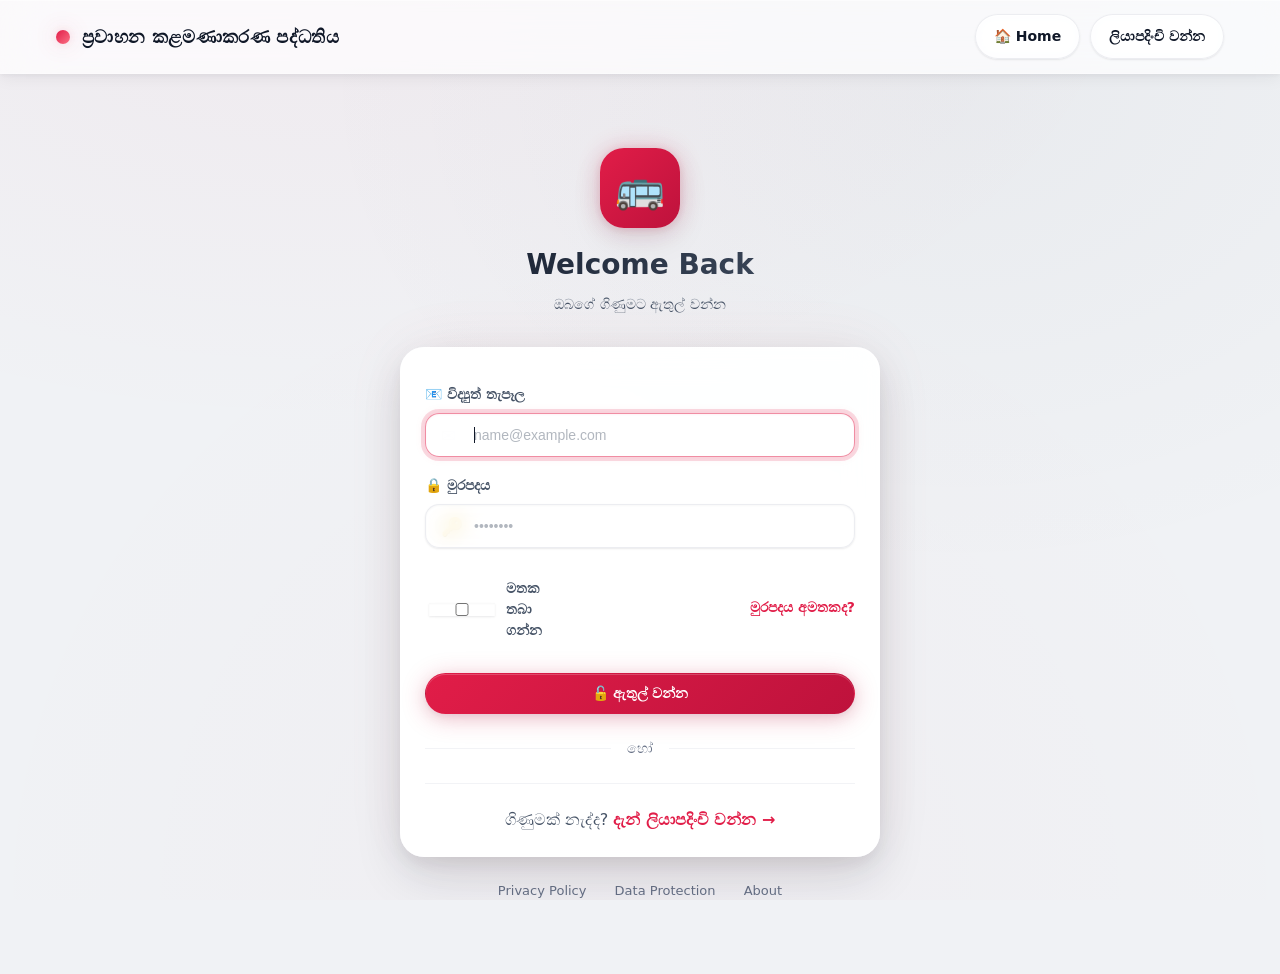
<file: index.html>
<!doctype html><html><head>
<meta charset="utf-8"/><meta name="viewport" content="width=device-width,initial-scale=1"/>
<meta http-equiv="refresh" content="0; url=login.html"/>
<title>Redirect</title></head><body></body></html>
</file>
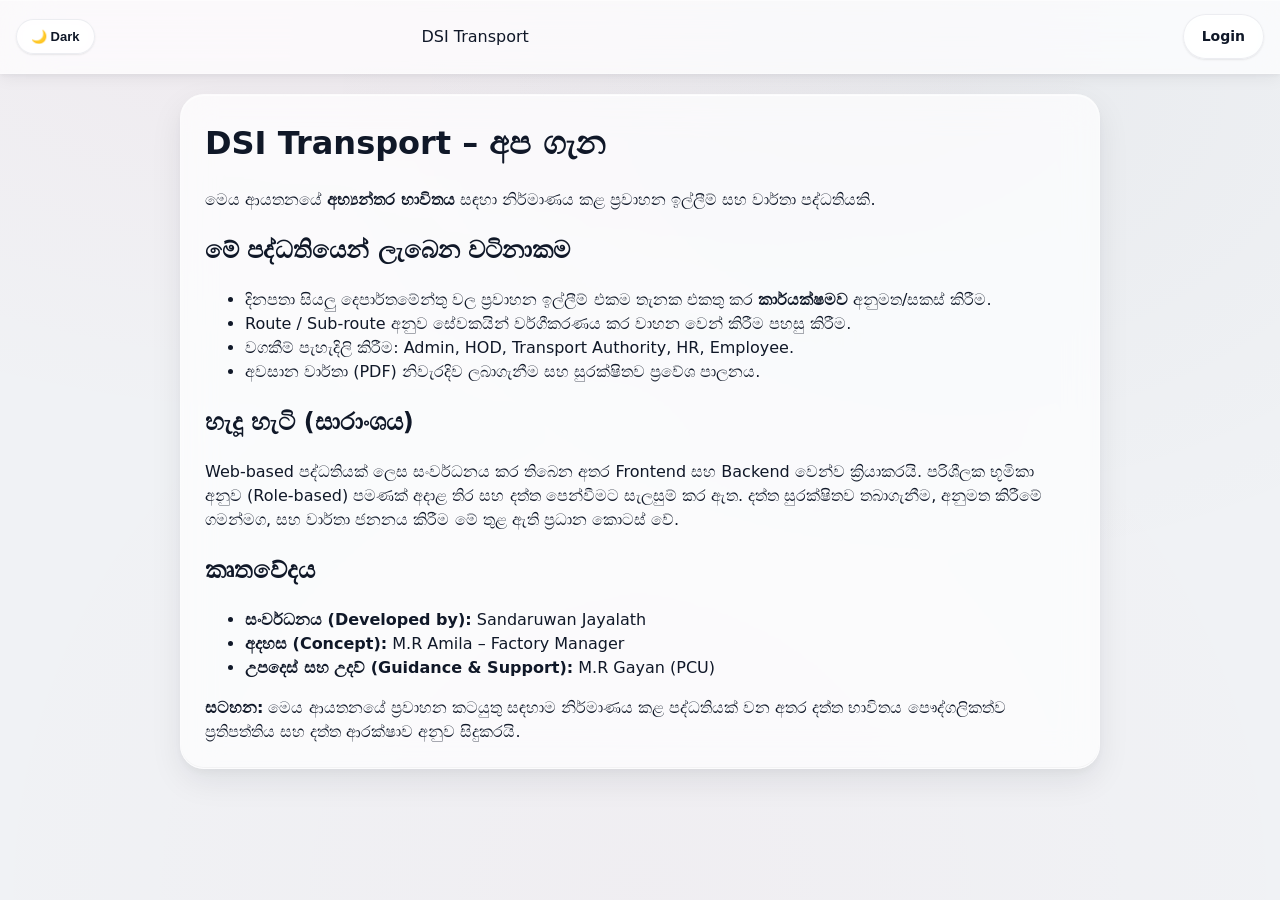
<file: about.html>
<!doctype html>
<html lang="si">
<head>
  <meta charset="utf-8" />
  <meta name="viewport" content="width=device-width, initial-scale=1" />
  <title>අප ගැන | DSI Transport</title>
  <meta http-equiv="Content-Security-Policy" content="default-src 'self'; img-src 'self' data:; style-src 'self' 'unsafe-inline'; script-src 'self' 'unsafe-inline'; connect-src 'self' https://transport-production-e5c7.up.railway.app; base-uri 'self'; form-action 'self'; frame-ancestors 'none'" />
  <link rel="stylesheet" href="/assets/styles.css" />
</head>
<body>
  <header>
    <div class="logo">DSI Transport</div>
    <div class="spacer"></div>
    <a class="btn" href="/login.html">Login</a>
  </header>

  <main class="container">
    <div class="card" style="max-width: 920px; margin: 0 auto;">
      <h1 style="margin-top:0;">DSI Transport – අප ගැන</h1>
      <p class="muted" style="margin-top:6px;">මෙය ආයතනයේ <b>අභ්‍යන්තර භාවිතය</b> සඳහා නිර්මාණය කළ ප්‍රවාහන ඉල්ලීම් සහ වාර්තා පද්ධතියකි.</p>

      <h2>මේ පද්ධතියෙන් ලැබෙන වටිනාකම</h2>
      <ul>
        <li>දිනපතා සියලු දෙපාර්තමේන්තු වල ප්‍රවාහන ඉල්ලීම් එකම තැනක එකතු කර <b>කාර්යක්ෂමව</b> අනුමත/සකස් කිරීම.</li>
        <li>Route / Sub-route අනුව සේවකයින් වර්ගීකරණය කර වාහන වෙන් කිරීම පහසු කිරීම.</li>
        <li>වගකීම් පැහැදිලි කිරීම: Admin, HOD, Transport Authority, HR, Employee.</li>
        <li>අවසාන වාර්තා (PDF) නිවැරදිව ලබාගැනීම සහ සුරක්ෂිතව ප්‍රවේශ පාලනය.</li>
      </ul>

      <h2>හැදූ හැටි (සාරාංශය)</h2>
      <p>
        Web-based පද්ධතියක් ලෙස සංවර්ධනය කර තිබෙන අතර Frontend සහ Backend වෙන්ව ක්‍රියාකරයි.
        පරිශීලක භූමිකා අනුව (Role-based) පමණක් අදාළ තිර සහ දත්ත පෙන්වීමට සැලසුම් කර ඇත.
        දත්ත සුරක්ෂිතව තබාගැනීම, අනුමත කිරීමේ ගමන්මග, සහ වාර්තා ජනනය කිරීම මේ තුළ ඇති ප්‍රධාන කොටස් වේ.
      </p>

      <h2>කෘතවේදය</h2>
      <ul>
        <li><b>සංවර්ධනය (Developed by):</b> Sandaruwan Jayalath</li>
        <li><b>අදහස (Concept):</b> M.R Amila – Factory Manager</li>
        <li><b>උපදෙස් සහ උදව් (Guidance & Support):</b> M.R Gayan (PCU)</li>
      </ul>

      <div class="note" style="margin-top:14px;">
        <b>සටහන:</b> මෙය ආයතනයේ ප්‍රවාහන කටයුතු සඳහාම නිර්මාණය කළ පද්ධතියක් වන අතර
        දත්ත භාවිතය <a href="/privacy.html">පෞද්ගලිකත්ව ප්‍රතිපත්තිය</a> සහ <a href="/data-protection.html">දත්ත ආරක්ෂාව</a> අනුව සිදුකරයි.
      </div>
    </div>
  </main>

  <script src="/assets/app.js"></script>
</body>
</html>
</file>
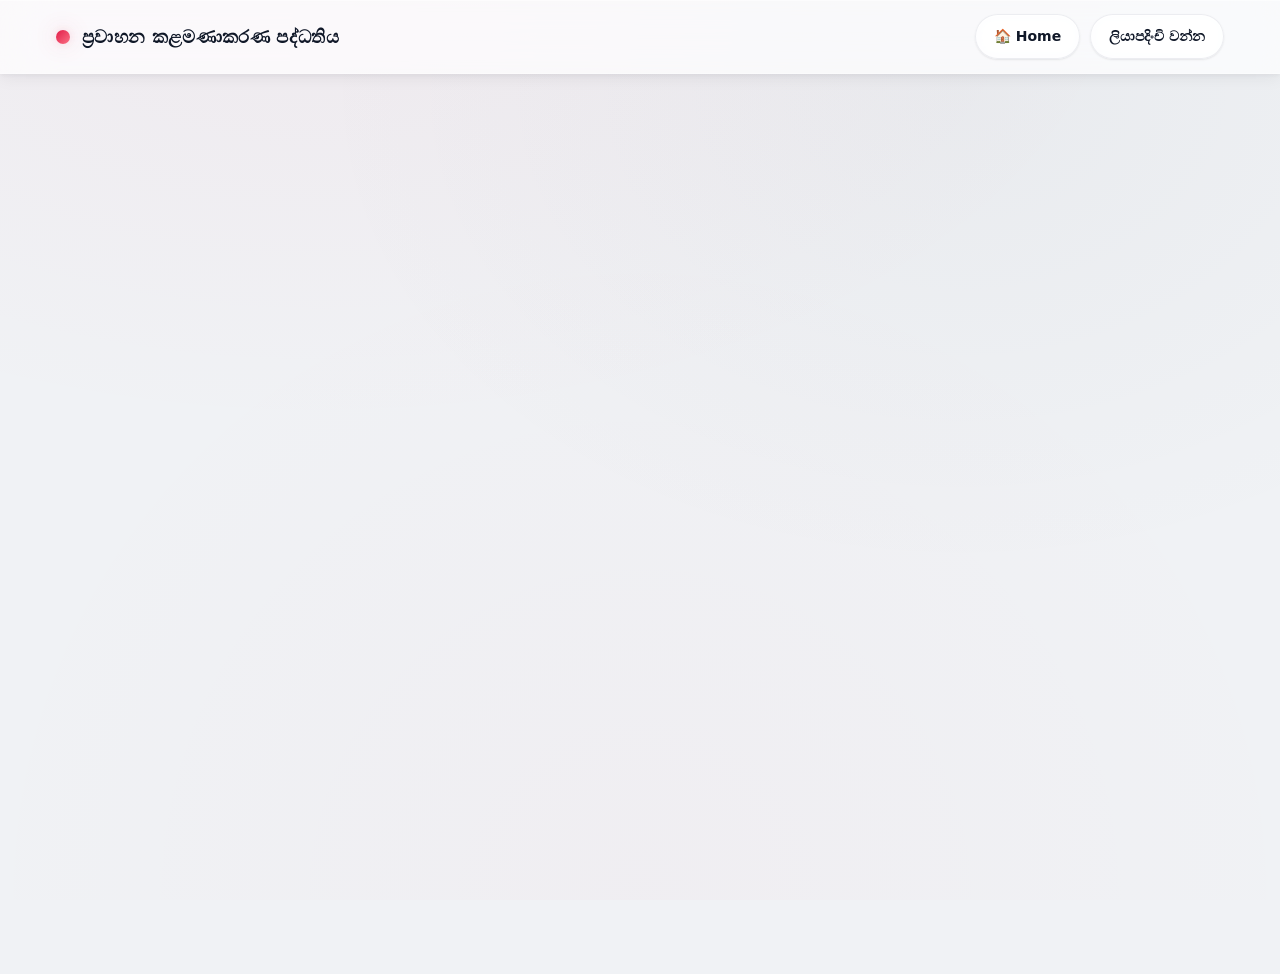
<file: admin.html>
<!doctype html>
<html lang="si">
<head>
  <meta charset="utf-8" />
  <meta name="viewport" content="width=device-width,initial-scale=1" />
  <meta name="theme-color" content="#E11D48" />
  <title>Admin Dashboard - Transport Management</title>
  <link rel="stylesheet" href="assets/styles.css" />
  <script src="assets/config.js"></script>
  <script src="assets/app.js"></script>
</head>
<body>

<!-- Glassmorphic Header -->
<header>
  <h1>🔐 Admin Panel</h1>
  <div style="display:flex; gap:8px; align-items:center;">
    <a href="javascript:void(0)" class="btn ghost small" onclick="goHome()">🏠 Home</a>
    <a href="profile.html" class="btn ghost small">👤 Profile</a>
    <button class="btn secondary small" onclick="logout()">Logout</button>
  </div>
</header>

<main class="container">
  <!-- User Info Card -->
  <div class="card elevated" id="meBox" style="margin-bottom:16px; padding:12px 18px;">
    <span style="color: var(--muted);">Loading...</span>
  </div>

  <!-- Daily Run Lock Section -->
  <section class="card soft" style="margin-bottom:18px;">
    <h2 class="h2">📅 අද දවස අගුළු දමන්න (TA ට කලින්)</h2>
    <p class="p-muted">සියලු දෙපාර්තමේන්තු ඉල්ලීම් එකතු කරලා එකම වාර්තාවක් සෑදේ, සැ.යු කිසි විටෙක සියලු ඉල්ලිම් ලැබිමට පෙර Lock භාවිතා කරන්න එපා. Lock කළ පසු HOD submissions/edit නවතී.</p>
    
    <div class="toolbar">
      <div style="min-width:220px;">
        <label>📆 දිනය</label>
        <input id="runDate" type="date" />
      </div>
      <div class="btnrow">
        <button class="btn" onclick="loadRunSummaryLive()">🔄 යාවත්කාලීන කරන්න</button>
        <button class="btn btn-primary" onclick="lockRun()">🔒 Lock Today → TA</button>
      </div>
    </div>
    
    <div id="runMeta" style="margin-top:12px;"></div>
    
    <div class="grid two" style="margin-top:14px;">
      <div class="card">
        <div class="h2">🏢 දෙපාර්තමේන්තු සාරාංශය</div>
        <div class="table-wrap">
          <table>
            <thead>
              <tr>
                <th>දෙපාර්තමේන්තුව</th>
                <th>Submitted</th>
                <th>Requests</th>
                <th>Employees</th>
              </tr>
            </thead>
            <tbody id="runDeptRows">
              <tr><td colspan="4" class="mini">Loading...</td></tr>
            </tbody>
          </table>
        </div>
      </div>
</div>
  </section>

  <!-- Tab Navigation -->
  <div class="card" style="margin-bottom:14px;">
    <div class="tabs">
      <button class="btn active" id="tabApprovals" onclick="setTab('approvals')">✅ Approvals</button>
      <button class="btn" id="tabMaster" onclick="setTab('master')">📊 Master Data</button>
      <button class="btn" id="tabReports" onclick="setTab('reports')">📈 Reports</button>
    </div>
  </div>

  <!-- Approvals Pane -->
  <div class="card" id="pane_approvals">
    <h2 class="h2">📋 Requests (All Departments)</h2>
    <hr/>
    
    <!-- HOD Registration Approvals -->
    <h2 class="h2" style="margin-top:18px;">👤 HOD ලියාපදිංචි අනුමැතිය</h2>
    <div class="table-wrap" style="margin-bottom:18px;">
      <table>
        <thead>
          <tr>
            <th>Email</th>
            <th>Department</th>
            <th>Date</th>
            <th>Action</th>
          </tr>
        </thead>
        <tbody id="hodRegRows">
          <tr><td colspan="4" class="mini">Loading...</td></tr>
        </tbody>
      </table>
    </div>

    <!-- Request Filters -->
    <div class="row" style="margin-top:18px;">
      <div>
        <label>🔍 Filter by status</label>
        <select id="reqStatus" onchange="renderRequests()">
          <option value="">All Statuses</option>
          <option value="SUBMITTED">SUBMITTED</option>
          <option value="DRAFT">DRAFT</option>
          <option value="ADMIN_APPROVED">ADMIN_APPROVED</option>
          <option value="TA_ASSIGNED">TA_ASSIGNED</option>
          <option value="HR_FINAL_APPROVED">HR_FINAL_APPROVED</option>
          <option value="REJECTED">REJECTED</option>
        </select>
      </div>
      <div>
        <label>🔎 Search</label>
        <input id="reqSearch" placeholder="dept / date / id..." oninput="renderRequests()" />
      </div>
    </div>

    <div class="btnrow" style="margin-top:12px;">
      <button class="btn ghost" onclick="loadRequests()">🔄 Refresh</button>
    </div>

    <hr style="margin:18px 0;"/>
    <div id="reqList" class="table-wrap">
      <div class="mini" style="padding:16px;">Loading requests...</div>
    </div>

    <hr style="margin:18px 0;"/>
    
    <!-- Request Detail Modal -->
    <div id="reqDetail" class="card elevated" style="display:none; margin-top:18px;">
      <h3 class="h2">📄 Request Detail: <span id="dReqId"></span></h3>
      <div id="dMeta" style="margin:10px 0;"></div>
      <div id="dEmployees" class="table-wrap"></div>
      <div class="btnrow" style="margin-top:14px;">
        <button id="btnApprove" class="btn btn-primary" onclick="approveReq()">✅ Approve (ADMIN)</button>
        <button class="btn ghost" onclick="closeDetail()">❌ Close</button>
      </div>
    </div>
  </div>

  <!-- Master Data Pane -->
  <div class="card" id="pane_master" style="display:none;">
    <h2 class="h2">📊 Master Data Management</h2>
    
    <!-- Departments -->
    <section style="margin-top:18px;">
      <h3 class="h2">🏢 දෙපාර්තමේන්තු</h3>
      <div class="btnrow">
        <button class="btn" onclick="loadDepartments()">🔄 Refresh</button>
        <button class="btn btn-primary" onclick="showAddDept()">➕ Add Department</button>
      </div>
      <div id="deptList" class="table-wrap" style="margin-top:12px;">
        <div class="mini" style="padding:16px;">Loading...</div>
      </div>
    </section>

    <hr style="margin:24px 0;"/>

    <!-- Routes -->
    <section>
      <h3 class="h2">🚌 මාර්ග (Routes)</h3>
      <div class="btnrow">
        <button class="btn" onclick="loadRoutes()">🔄 Refresh</button>
        <button class="btn btn-primary" onclick="showAddRoute()">➕ Add Route</button>
      </div>
      <div id="routeList" class="table-wrap" style="margin-top:12px;">
        <div class="mini" style="padding:16px;">Loading...</div>
      </div>
    </section>

    <hr style="margin:24px 0;"/>

    <!-- Subroutes Bulk Upload -->
    <section>
      <h3 class="h2">📍 උප-මාර්ග දැමිම</h3>
      <p class="p-muted">එක් මාර්ගයකට උප ග්‍රාම නාම එකවර ඇතුළත් කරන්න (එක් line එකට එක් ග්‍රාම නාමයක් ලෙස)</p>
      
      <div style="margin-top:12px;">
        <label>🚌 Route තෝරන්න</label>
        <select id="selRoute">
          <option value="">-- තෝරන්න --</option>
        </select>
      </div>
      
      <div style="margin-top:12px;">
        <label>📝 ග්‍රාම නාම (Line by line)</label>
        <textarea id="bulkLines" rows="8" placeholder="කොළඹ&#10;මොරටුව&#10;පානදුර&#10;..."></textarea>
      </div>
      
      <div class="btnrow" style="margin-top:12px;">
        <button class="btn btn-primary" onclick="doBulkSubs()">⬆️ Upload Sub-routes</button>
      </div>
    </section>
  </div>

  <!-- Reports Pane -->
  <div class="card" id="pane_reports" style="display:none;">
    <h2 class="h2">📈 Reports</h2>
    
    <div style="margin-top:18px;">
      <label>📅 දිනය</label>
      <input id="repDate" type="date" />
    </div>
    
    <div class="btnrow" style="margin-top:12px;">
      <button class="btn btn-primary" onclick="downloadRouteReport()">📄 Route-wise PDF</button>
      <button class="btn secondary" onclick="downloadVehicleReport()">📄 Vehicle PDF</button>
    </div>
    <p class="mini" style="margin-top:10px;">💡 PDF එක මේ ටැබ් එක ඇතුලේම preview වෙනවා.</p>
    
    <div id="reportPreview" style="margin-top:18px;"></div>
  </div>

</main>

<script>
let ME=null;
let REQS=[];
let CURRENT=null;
let DEPS=[];
let ROUTES=[];
let SUBS=[];

function setTab(tab){
  const tabs = ["approvals","master","reports"];
  for(const t of tabs){
    const pane = qs("pane_"+t);
    const btn = qs("tab"+t.charAt(0).toUpperCase()+t.slice(1));
    if(pane) pane.style.display = (t===tab) ? "" : "none";
    if(btn) btn.classList.toggle("active", t===tab);
  }

  // ✅ Master Data tab open වුනම Departments + Routes live refresh
  if(tab === "master"){
    try { loadDepartments(); } catch(e){}
    try { loadRoutes(); } catch(e){}
  }
}

async function guard(){
  try {
    ME = await guardRole("ADMIN");
    if(!ME) return;
    qs("meBox").innerHTML = `<span class="badge brand">${ME.role}</span> <span style="margin-left:8px;">${ME.email}</span>`;
  } catch(e) {
    console.error('Guard error:', e);
    location.href = "login.html";
  }
}

async function loadRequests(){
  try {
    const d = await api("/admin/requests");
    REQS = d.requests || [];
    renderRequests();
  } catch(e) {
    qs("reqList").innerHTML = `<div class="alert error">දෝෂයක්: ${e.message}</div>`;
  }
}

function renderRequests(){
  const status = qs("reqStatus").value;
  const q = (qs("reqSearch").value||"").toLowerCase();
  const list = REQS
    .filter(r => !status || r.status===status)
    .filter(r => (String(r.id).includes(q) || (r.department_name||"").toLowerCase().includes(q) || (r.request_date||"").toLowerCase().includes(q)));

  if(list.length===0){ 
    qs("reqList").innerHTML = "<div style='padding:16px;' class='mini'>No matching requests</div>"; 
    return; 
  }

  let html = "<table><thead><tr><th>ID</th><th>Date</th><th>Time</th><th>Department</th><th>Status</th><th>Action</th></tr></thead><tbody>";
  for(const r of list){
    html += `<tr>
      <td><strong>${r.id}</strong></td>
      <td>${fmtDate(r.request_date)}</td>
      <td>${fmtTime(r.request_time)}</td>
      <td>${r.department_name}</td>
      <td>${statusBadge(r.status)}</td>
      <td><button class="btn small" onclick="openDetail(${r.id})">View</button></td>
    </tr>`;
  }
  html += "</tbody></table>";
  qs("reqList").innerHTML = html;
}

async function openDetail(id){
  try{
    const d = await api(`/admin/requests/${id}`);
    CURRENT = d.request;
    qs("reqDetail").style.display = "";
    qs("dReqId").textContent = id;
    qs("dMeta").innerHTML = `<strong>Dept:</strong> ${d.request.department_name} | <strong>Date:</strong> ${fmtDate(d.request.request_date)} | <strong>Time:</strong> ${fmtTime(d.request.request_time)} | <strong>Status:</strong> ${statusBadge(d.request.status)}`;

    let html = "<table><thead><tr><th>Employee</th><th>Emp No</th><th>Route</th><th>Sub</th></tr></thead><tbody>";
    for(const e of d.employees){
      html += `<tr>
        <td>${e.full_name}</td>
        <td>${e.emp_no}</td>
        <td>${e.effective_route_id ?? ""}</td>
        <td>${e.effective_sub_route_id ?? ""}</td>
      </tr>`;
    }
    html += "</tbody></table>";
    qs("dEmployees").innerHTML = html;

    const canApprove = d.request.status === "SUBMITTED";
    qs("btnApprove").disabled = !canApprove;
    qs("btnApprove").textContent = canApprove ? "✅ Approve (ADMIN)" : "Already Processed";
  }catch(e){ 
    toast(e.message); 
  }
}

function closeDetail(){
  qs("reqDetail").style.display = "none";
  CURRENT=null;
}

async function approveReq(){
  try{
    if(!CURRENT) return;
    await api(`/admin/requests/${CURRENT.id}/approve`, {method:"POST"});
    toast("✅ Request approved!");
    await loadRequests();
    await openDetail(CURRENT.id);
  }catch(e){ 
    toast("❌ Error: " + e.message); 
  }
}

// HOD Registration with 404 Fix
async function renderHodRegs(){
  const tbody = document.getElementById('hodRegRows');
  if(!tbody) return;
  
  try{
    const deps = await api('/admin/departments');
    const d = await loadPendingHodRegs();
    const list = d.pending_hod || [];
    const depName = (id)=> (deps.departments||[]).find(x=>x.id===id)?.name || id || '';
    
    if(list.length===0){ 
      tbody.innerHTML = `<tr><td colspan='4' class='mini' style='text-align:center; padding:16px;'>මේ වන විට අනුමැතිය බලාපොරොත්තු HOD නැත</td></tr>`; 
      return; 
    }
    
    tbody.innerHTML = list.map(u=>`<tr>
      <td>${u.email}</td>
      <td>${depName(u.department_id)}</td>
      <td>${fmtDate(u.created_at||'')}</td>
      <td>
        <button class='btn small btn-primary' onclick='approveH(${u.id})'>✅ Approve</button> 
        <button class='btn small secondary' onclick='rejectH(${u.id})'>❌ Reject</button>
      </td>
    </tr>`).join('');
    
  }catch(e){ 
    console.error('HOD Registration Error:', e);
    
    // Enhanced error handling for 404
    if(e.message.includes('404') || e.message.includes('not found') || e.message.includes('Not Found')){
      tbody.innerHTML = `<tr><td colspan='4' class='mini' style='text-align:center; padding:16px; color: var(--muted);'>
        ℹ️ HOD registration approval feature is not yet configured
      </td></tr>`; 
    } else {
      tbody.innerHTML = `<tr><td colspan='4' class='alert error' style='margin:8px;'>
        ⚠️ දෝෂයක්: ${e.message}
      </td></tr>`; 
    }
  }
}

async function approveH(id){ 
  try {
    await approveHodReg(id); 
    await renderHodRegs(); 
    toast('✅ අනුමත කළා'); 
  } catch(e) {
    toast('❌ දෝෂයක්: ' + e.message);
  }
}

async function rejectH(id){ 
  try {
    await rejectHodReg(id); 
    await renderHodRegs(); 
    toast('❌ ප්‍රතික්ෂේප කළා'); 
  } catch(e) {
    toast('⚠️ දෝෂයක්: ' + e.message);
  }
}

// Master data functions
async function loadDepartments(){
  try {
    const d = await api("/admin/departments");
    DEPS = d.departments || [];
    let html = "<table><thead><tr><th>Name</th><th>Action</th></tr></thead><tbody>";
    for(const dep of DEPS){
      html += `<tr><td>${dep.name}</td><td><button class='btn small ghost' onclick="editDept(${dep.id})">Edit</button></td></tr>`;
    }
    html += "</tbody></table>";
    qs("deptList").innerHTML = html;
  } catch(e) {
    qs("deptList").innerHTML = `<div class="alert error">${e.message}</div>`;
  }
}

// ✅ Departments Edit
async function editDept(id){
  const dep = (DEPS || []).find(d => d.id === id);
  if(!dep) return toast("❌ Department not found");

  const name = prompt("📝 නව දෙපාර්තමේන්තු නම:", dep.name);
  if(name === null) return; // cancel
  if(!name.trim()) return toast("⚠️ නම හිස් වෙන්න බෑ");

  try{
    await api(`/admin/departments/${id}`, {
      method: "PATCH",
      body: JSON.stringify({ name: name.trim() })
    });
    toast("✅ Updated!");
    await loadDepartments(); // live refresh
    await loadRunSummaryLive();
  }catch(e){
    toast("❌ " + e.message);
  }
}

async function loadRoutes(force=true){
  try {
        // Admin expects immediate updates after adding/editing routes/sub-routes
    const tree = await loadRouteTree(!!force);
    ROUTES = tree.routes || [];
    SUBS = tree.sub_routes || [];
    
    // Update route selector
    const sel = qs("selRoute");
    if(sel) sel.innerHTML = optionHTML(ROUTES, "id", "route_name", "", true);
    
    let html = "<table><thead><tr><th>Route No</th><th>Name</th><th>Sub-routes</th></tr></thead><tbody>";
    for(const r of ROUTES){
      const subs = SUBS.filter(s => s.route_id === r.id);
      html += `<tr><td>${r.route_no}</td><td>${r.route_name}</td><td>${subs.length}</td></tr>`;
    }
    html += "</tbody></table>";
    qs("routeList").innerHTML = html;
  } catch(e) {
    qs("routeList").innerHTML = `<div class="alert error">${e.message}</div>`;
  }
}

// Add Department
function showAddDept() {
  const name = prompt("📝 දෙපාර්තමේන්තු නම ඇතුළත් කරන්න:");
  if (!name || !name.trim()) return;
  
  toast('⏳ එකතු කරමින්...');
  api('/admin/departments', {
    method: 'POST',
    body: JSON.stringify({ name: name.trim() })
  }).then(() => {
    toast('✅ දෙපාර්තමේන්තුව එකතු කරන ලදී!');
    loadDepartments().then(()=>loadRunSummaryLive());
}).catch(e => {
    toast('❌ දෝෂයක්: ' + e.message);
  });
}

// Add Route
function showAddRoute() {
  const route_no = prompt("📝 මාර්ග අංකය ඇතුළත් කරන්න (උදා: 6):");
  if (!route_no || !route_no.trim()) return;
  
  const route_name = prompt("📝 මාර්ග නම ඇතුළත් කරන්න (උදා: Negombo):");
  if (!route_name || !route_name.trim()) return;
  
  toast('⏳ එකතු කරමින්...');
  api('/admin/routes', {
    method: 'POST',
    body: JSON.stringify({ 
      route_no: route_no.trim(),
      route_name: route_name.trim()
    })
  }).then(() => {
    toast('✅ මාර්ගය එකතු කරන ලදී!');
    invalidateRoutesTree();
    loadRoutes(true);
  }).catch(e => {
    toast('❌ දෝෂයක්: ' + e.message);
  });
}

async function doBulkSubs(){
  const routeId = qs('selRoute')?.value;
  const lines = qs('bulkLines')?.value || '';
  if(!routeId){ toast('⚠️ Route තෝරන්න'); return; }
  if(!lines.trim()){ toast('⚠️ ග්‍රාම නාම දාන්න'); return; }
  
  try{
    const r = await bulkUpsertSubs(routeId, lines);
    toast(`✅ Bulk OK: ${r.inserted||0} sub-routes added`);
    qs('bulkLines').value='';
    invalidateRoutesTree();
    await loadRoutes(true);
  }catch(e){ 
    toast('❌ ' + e.message); 
  }
}

// Daily Run functions
function todayISO(){
  const d = new Date();
  const m = String(d.getMonth()+1).padStart(2,'0');
  const da = String(d.getDate()).padStart(2,'0');
  return `${d.getFullYear()}-${m}-${da}`;
}

function setDefaultRunDate(){
  const el = qs('runDate');
  if(el && !el.value) el.value = todayISO();
  const rep = qs('repDate');
  if(rep && !rep.value) rep.value = todayISO();
}

async function loadRunSummary(){
  const date = qs('runDate')?.value;
  if(!date){ toast('⚠️ දිනය තෝරන්න'); return; }
  
  try {
    const d = await api(`/admin/run/${date}/summary`);
    qs('runMeta').innerHTML = `<div class="badge ${(d.master_request) ? 'ok' : 'warn'}">${(d.master_request) ? `🔒 Locked (${d.master_request.status})` : '🔓 Not Locked'}</div>`;
    
    // Department rows
    const deptRows = (d.departments || []).map(dep => 
      `<tr>
        <td>${dep.department_name}</td>
        <td>${dep.submitted ? '✅' : '❌'}</td>
        <td>${dep.requests_count || 0}</td>
        <td>${dep.employees_count || 0}</td>
      </tr>`
    ).join('');
    qs('runDeptRows').innerHTML = deptRows || '<tr><td colspan="4" class="mini">No data</td></tr>';
    
  } catch(e) {
    toast('❌ ' + e.message);
  }
}

// Live-safe wrapper (prevents overlapping calls + avoids toast spam)
let __runSummaryBusy = false;
async function loadRunSummaryLive(){
  const date = qs('runDate')?.value;
  if(!date) return;
  if(__runSummaryBusy) return;
  __runSummaryBusy = true;
  try{
    await loadRunSummary();
  }finally{
    __runSummaryBusy = false;
  }
}


async function lockRun(){
  const date = qs('runDate')?.value;
  if(!date){ toast('⚠️ දිනය තෝරන්න'); return; }
  if(!confirm(`Lock ${date} daily run? HODs won't be able to submit/edit after this.`)) return;
  
  try {
    await api(`/admin/run/${date}/lock`, {method:'POST'});
    toast('✅ Daily run locked!');
        await loadRunSummaryLive();
} catch(e) {
    toast('❌ ' + e.message);
  }
}

function downloadPdfWithAuth(url, filename){
  const token = localStorage.getItem("token");
  fetch(url, {
    method: "GET",
    headers: token ? { "Authorization": `Bearer ${token}` } : {}
  }).then(async (res)=>{
    if(!res.ok){
      const t = await res.text().catch(()=> "");
      throw new Error(t || `HTTP ${res.status}`);
    }
    const blob = await res.blob();
    const a = document.createElement("a");
    a.href = URL.createObjectURL(blob);
    a.download = filename || "report.pdf";
    document.body.appendChild(a);
    a.click();
    a.remove();
    setTimeout(()=>URL.revokeObjectURL(a.href), 3000);
  }).catch((e)=>{
    console.error(e);
    // fallback open new tab
    window.open(url, "_blank");
  });
}

let __REPORT_PREVIEW_URL = null;

function previewPdfWithAuth(url, filename){
  const box = qs("reportPreview");
  if(!box){
    // fallback: download
    downloadPdfWithAuth(url, filename);
    return;
  }
  box.innerHTML = `<div class="mini">⏳ Loading PDF preview...</div>`;

  try{
    if(__REPORT_PREVIEW_URL){
      URL.revokeObjectURL(__REPORT_PREVIEW_URL);
      __REPORT_PREVIEW_URL = null;
    }
  }catch(e){}

  const token = localStorage.getItem("token");
  fetch(url, {
    method: "GET",
    headers: token ? { "Authorization": `Bearer ${token}` } : {}
  }).then(async (res)=>{
    if(!res.ok){
      const t = await res.text().catch(()=> "");
      throw new Error(t || `HTTP ${res.status}`);
    }
    const blob = await res.blob();
    const objUrl = URL.createObjectURL(blob);
    __REPORT_PREVIEW_URL = objUrl;

    const safeName = (filename || "report.pdf").replace(/"/g, "");
    box.innerHTML = `
      <div class="card elevated" style="padding:12px;">
        <div style="display:flex;gap:10px;align-items:center;flex-wrap:wrap;justify-content:space-between;">
          <div class="mini">📄 Preview: <b>${safeName}</b></div>
          <div style="display:flex;gap:8px;flex-wrap:wrap;">
            <a class="btn ghost small" href="${objUrl}" target="_blank" rel="noopener">Open</a>
            <a class="btn secondary small" href="${objUrl}" download="${safeName}">Download</a>
          </div>
        </div>
        <div style="height:80vh; margin-top:12px;">
          <iframe src="${objUrl}" style="width:100%;height:100%;border:1px solid rgba(255,255,255,.18);border-radius:14px;background:#fff;"></iframe>
        </div>
      </div>
    `;
  }).catch((err)=>{
    box.innerHTML = `<div class="alert error">❌ PDF preview fail: ${escapeHtml(err?.message || err)}</div>`;
  });
}


function downloadRouteReport(){
  const d = qs("repDate")?.value;
  if(!d){ toast("⚠️ දිනය තෝරන්න"); return; }
  const base = (API_BASE_URL || "").replace(/\/$/, "");
  const url = `${base}/reports/daily/route-wise?date=${encodeURIComponent(d)}`;
  previewPdfWithAuth(url, `route-wise-${d}.pdf`);
}

function downloadVehicleReport(){
  const d = qs("repDate")?.value;
  if(!d){ toast("⚠️ දිනය තෝරන්න"); return; }
  const base = (API_BASE_URL || "").replace(/\/$/, "");
  const url = `${base}/reports/daily/vehicle?date=${encodeURIComponent(d)}`;
  previewPdfWithAuth(url, `vehicle-${d}.pdf`);
}
// Initialize
(async()=>{
  await guard();
  setDefaultRunDate();
  // Load run summary once + keep it live
  await loadRunSummaryLive();
  try{
    const rd = qs('runDate');
    if(rd) rd.addEventListener('change', ()=>loadRunSummaryLive());
  }catch(e){}
  setInterval(()=>{ if(document.hidden) return; loadRunSummaryLive(); }, 25000);

  await loadRequests();
  await loadDepartments();
  await loadRoutes();
  
  // Load HOD registrations (with 404 handling)
  setTimeout(()=>{ 
    try{ 
      renderHodRegs(); 
    }catch(e){
      console.error('HOD Regs init error:', e);
    } 
  }, 500);
})();
</script>

</body>
</html>
</file>
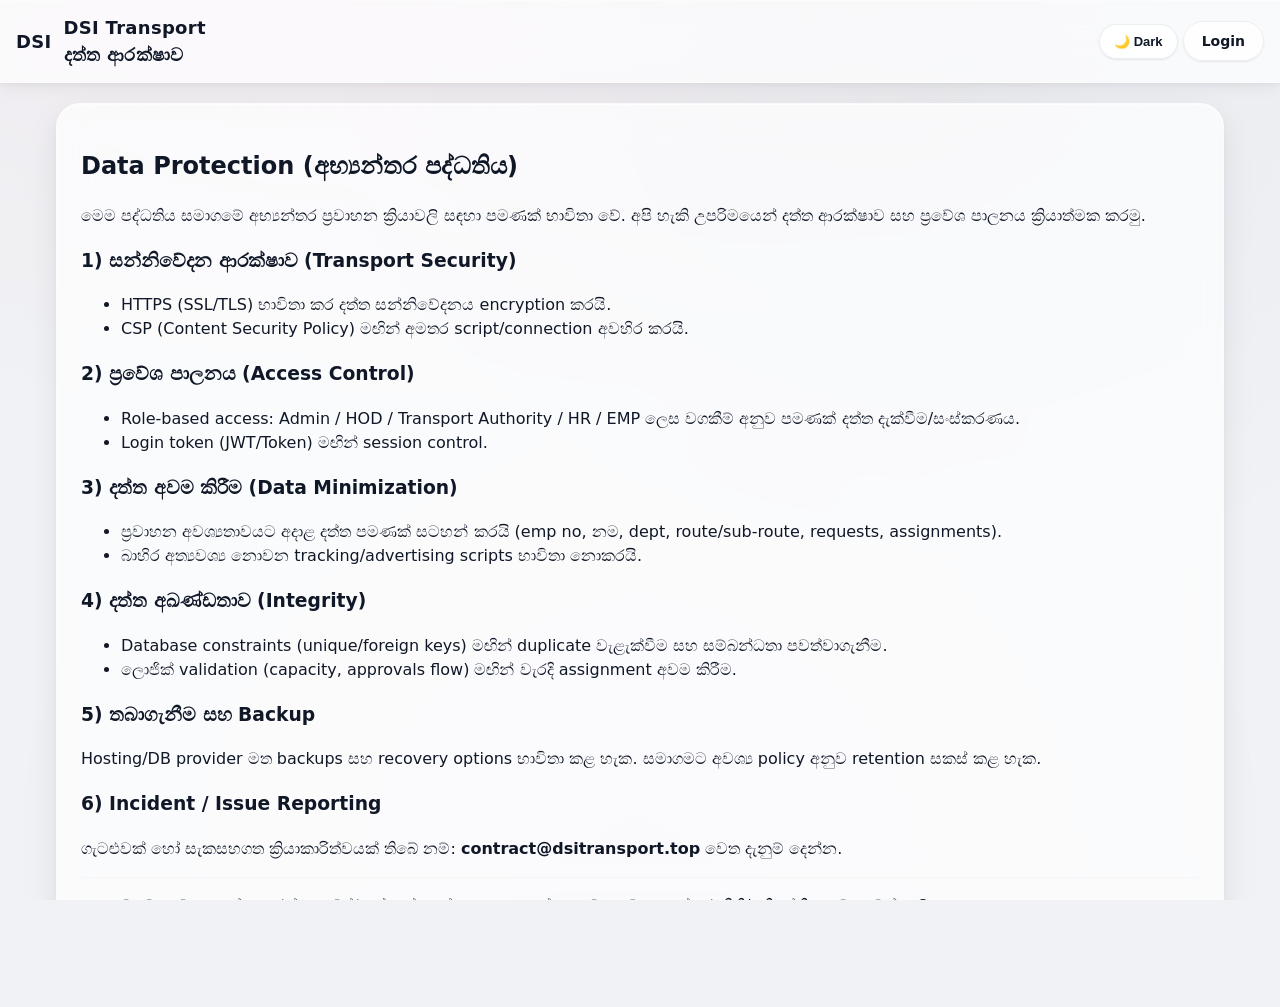
<file: data-protection.html>
<!doctype html>
<html lang="si">
<head>
  <meta charset="utf-8" />
  <meta name="viewport" content="width=device-width, initial-scale=1" />
  <title>දත්ත ආරක්ෂාව | DSI Transport</title>
  <meta http-equiv="Content-Security-Policy" content="default-src 'self'; img-src 'self' data:; style-src 'self' 'unsafe-inline'; script-src 'self' 'unsafe-inline'; connect-src 'self' https://transport-production-e5c7.up.railway.app;" />
  <link rel="stylesheet" href="/assets/styles.css" />
</head>
<body>
  <header>
    <div class="brand">
      <div class="logo">DSI</div>
      <div>
        <div class="title">DSI Transport</div>
        <div class="subtitle">දත්ත ආරක්ෂාව</div>
      </div>
    </div>
    <div class="right">
      <a class="btn" href="/login.html">Login</a>
    </div>
  </header>

  <main class="container">
    <div class="card">
      <h2>Data Protection (අභ්‍යන්තර පද්ධතිය)</h2>
      <p class="muted">මෙම පද්ධතිය සමාගමේ අභ්‍යන්තර ප්‍රවාහන ක්‍රියාවලි සඳහා පමණක් භාවිතා වේ. අපි හැකි උපරිමයෙන් දත්ත ආරක්ෂාව සහ ප්‍රවේශ පාලනය ක්‍රියාත්මක කරමු.</p>

      <h3>1) සන්නිවේදන ආරක්ෂාව (Transport Security)</h3>
      <ul>
        <li>HTTPS (SSL/TLS) භාවිතා කර දත්ත සන්නිවේදනය encryption කරයි.</li>
        <li>CSP (Content Security Policy) මඟින් අමතර script/connection අවහිර කරයි.</li>
      </ul>

      <h3>2) ප්‍රවේශ පාලනය (Access Control)</h3>
      <ul>
        <li>Role-based access: Admin / HOD / Transport Authority / HR / EMP ලෙස වගකීම් අනුව පමණක් දත්ත දැක්වීම/සංස්කරණය.</li>
        <li>Login token (JWT/Token) මඟින් session control.</li>
      </ul>

      <h3>3) දත්ත අවම කිරීම (Data Minimization)</h3>
      <ul>
        <li>ප්‍රවාහන අවශ්‍යතාවයට අදාළ දත්ත පමණක් සටහන් කරයි (emp no, නම, dept, route/sub-route, requests, assignments).</li>
        <li>බාහිර අත්‍යවශ්‍ය නොවන tracking/advertising scripts භාවිතා නොකරයි.</li>
      </ul>

      <h3>4) දත්ත අඛණ්ඩතාව (Integrity)</h3>
      <ul>
        <li>Database constraints (unique/foreign keys) මඟින් duplicate වැළැක්වීම සහ සම්බන්ධතා පවත්වාගැනීම.</li>
        <li>ලොජික් validation (capacity, approvals flow) මඟින් වැරදි assignment අවම කිරීම.</li>
      </ul>

      <h3>5) තබාගැනීම සහ Backup</h3>
      <p class="muted">Hosting/DB provider මත backups සහ recovery options භාවිතා කළ හැක. සමාගමට අවශ්‍ය policy අනුව retention සකස් කළ හැක.</p>

      <h3>6) Incident / Issue Reporting</h3>
      <p>ගැටළුවක් හෝ සැකසහගත ක්‍රියාකාරිත්වයක් තිබේ නම්: <b>contract@dsitransport.top</b> වෙත දැනුම් දෙන්න.</p>

      <hr />
      <p class="muted">ඉහත වගුව සාමාන්‍ය දත්ත ආරක්ෂණ මාර්ගෝපදේශයක් ලෙස සලකන්න. සමාගමේ අභ්‍යන්තර නීති/ප්‍රතිපත්ති අනුව යාවත්කාලීන කළ හැක.</p>
    </div>
  </main>

  <script src="/assets/app.js"></script>
</body>
</html>
</file>
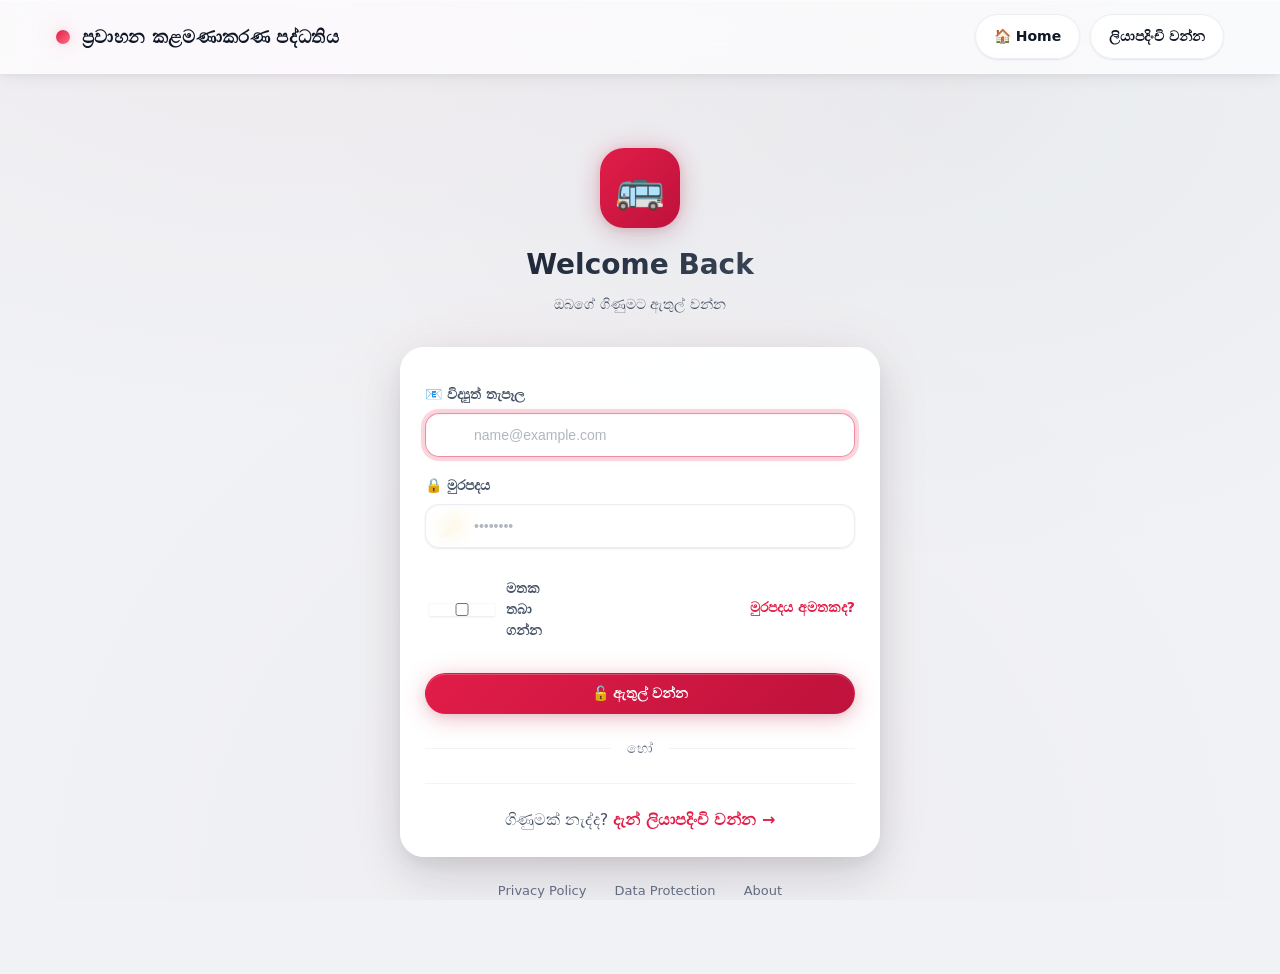
<file: emp.html>
<!doctype html>
<html lang="si">
<head>
  <meta charset="utf-8" />
  <meta name="viewport" content="width=device-width,initial-scale=1" />
  <meta name="theme-color" content="#E11D48" />
  <title>🚌 අද ප්‍රවාහන තොරතුරු - Employee Dashboard</title>
  <link rel="stylesheet" href="assets/styles.css" />
  <script src="assets/config.js"></script>
  <script src="assets/app.js"></script>
  <style>
    /* Enhanced employee dashboard styles */
    .dashboard-header {
      background: linear-gradient(135deg, var(--brand), var(--brand-2));
      color: white;
      padding: 24px;
      border-radius: var(--r-lg);
      margin-bottom: 20px;
      box-shadow: var(--glow-brand), var(--shadow-lg);
      animation: fadeInDown 0.6s ease;
    }
    
    @keyframes fadeInDown {
      from { opacity: 0; transform: translateY(-20px); }
      to { opacity: 1; transform: translateY(0); }
    }
    
    .info-grid {
      display: grid;
      grid-template-columns: repeat(auto-fit, minmax(280px, 1fr));
      gap: 16px;
      margin: 20px 0;
    }
    
    .info-card {
      background: var(--glass-bg);
      backdrop-filter: var(--blur-md);
      border: 1px solid var(--glass-border);
      border-radius: var(--r-md);
      padding: 18px;
      box-shadow: var(--shadow-sm);
      transition: all 0.3s ease;
      animation: fadeInUp 0.6s ease both;
    }
    
    .info-card:nth-child(1) { animation-delay: 0.1s; }
    .info-card:nth-child(2) { animation-delay: 0.2s; }
    .info-card:nth-child(3) { animation-delay: 0.3s; }
    .info-card:nth-child(4) { animation-delay: 0.4s; }
    .info-card:nth-child(5) { animation-delay: 0.5s; }
    .info-card:nth-child(6) { animation-delay: 0.6s; }
    
    @keyframes fadeInUp {
      from { opacity: 0; transform: translateY(20px); }
      to { opacity: 1; transform: translateY(0); }
    }
    
    .info-card:hover {
      background: var(--surface-hover);
      transform: translateY(-2px);
      box-shadow: var(--shadow-md);
    }
    
    .info-label {
      font-size: 13px;
      color: var(--muted-2);
      font-weight: 600;
      text-transform: uppercase;
      letter-spacing: 0.5px;
      margin-bottom: 6px;
    }
    
    .info-value {
      font-size: 20px;
      font-weight: 900;
      color: var(--text);
      word-break: break-word;
    }
    
    .no-transport-card {
      text-align: center;
      padding: 48px 24px;
      animation: fadeInUp 0.6s ease;
    }
    
    .instructions-box {
      background: linear-gradient(135deg, rgba(225, 29, 72, 0.08), rgba(225, 29, 72, 0.04));
      border: 1px solid rgba(225, 29, 72, 0.2);
      border-radius: var(--r-md);
      padding: 16px;
      margin-top: 20px;
      backdrop-filter: var(--blur-sm);
    }
    
    @media(max-width: 640px) {
      .dashboard-header { padding: 18px; }
      .info-grid { grid-template-columns: 1fr; }
      .info-value { font-size: 18px; }
    }
  </style>
</head>
<body>

<header>
  <h1>🚌 අද ප්‍රවාහන තොරතුරු</h1>
  <div style="display:flex; gap:8px; align-items:center;">
    <a href="index.html" class="btn ghost small">🏠 Home</a>
    <button class="btn secondary small" onclick="logout()">Logout</button>
  </div>
</header>

<div class="container">
  
  <div class="card elevated" id="meBox" style="margin-bottom:18px; padding:14px 20px;">
    Loading...
  </div>

  <div class="dashboard-header">
    <div style="font-size: 14px; opacity: 0.9; margin-bottom: 4px;">
      📅 <span id="currentDate"></span>
    </div>
    <div style="font-size: 24px; font-weight: 900; margin-bottom: 8px;">
      ආයුබෝවන්! 👋
    </div>
    <div style="font-size: 14px; opacity: 0.95;" id="statusMessage">
      ඔබගේ අද ප්‍රවාහන තොරතුරු පූරණය වෙමින්...
    </div>
  </div>

  <div class="card elevated" id="transportBox">
    <div id="loadingState" style="text-align:center; padding:32px;">
      <div style="font-size:48px; margin-bottom:16px;">⏳</div>
      <div style="font-weight:700; font-size:18px;">පූරණය වෙමින්...</div>
      <div class="p-muted" style="margin-top:8px;">ඔබගේ ප්‍රවාහන තොරතුරු ලබා ගනිමින් පවතී</div>
    </div>
    <div id="contentArea" style="display:none;"></div>
  </div>

  <div class="card" style="margin-top:18px; display:none;" id="quickActions">
    <h3 class="h2">⚡ Quick Actions</h3>
    <div class="btnrow" style="margin-top:12px;">
      <button class="btn" onclick="refreshTransport()">🔄 Refresh</button>
      <button class="btn ghost" onclick="window.print()">🖨️ Print</button>
    </div>
  </div>

</div>

<script>
let ME = null;

async function guard(){
  try {
    ME = await guardRole("EMP");
    if(!ME) return;
    qs("meBox").innerHTML = `
      <div style="display:flex; align-items:center; gap:12px; flex-wrap:wrap;">
        <span class="badge brand">${ME.role}</span>
        <span style="font-weight:600;">${ME.email}</span>
        <span class="badge ok" style="margin-left:auto;">✅ Active</span>
      </div>
    `;
  } catch(e) {
    location.href = "login.html";
  }
}

function setCurrentDate() {
  const today = new Date();
  const options = { year: 'numeric', month: 'short', day: 'numeric', weekday: 'short' };
  qs("currentDate").textContent = today.toLocaleDateString('en-US', options);
}

async function loadToday(){
  const loadingState = qs("loadingState");
  const contentArea = qs("contentArea");
  const statusMsg = qs("statusMessage");
  const quickActions = qs("quickActions");
  
  try {
    loadingState.style.display = "block";
    contentArea.style.display = "none";
    
    const data = await api("/emp/today-transport");
    
    loadingState.style.display = "none";
    contentArea.style.display = "block";
    
    if(!data.has_transport){
      statusMsg.textContent = "අද ප්‍රවාහන පහසුකම් අනුයුක්ත කර නැත";
      const msg = data.message || "ඔබට අද ප්‍රවාහන පහසුකම් අනුයුක්ත කර නැත.";
      const hint = data.hint || "ඔබ අමතක වී ඇතුළත් නොවූ බව සිතෙන්නේ නම් හැකි ඉක්මනින් ප්‍රවාහන අධිකාරිය සම්බන්ධ කරගන්න.";
      const phone = (data.ta_contact && data.ta_contact.phone) ? data.ta_contact.phone : "";
      
      contentArea.innerHTML = `
        <div class="no-transport-card">
          <div style="font-size:64px; margin-bottom:16px; opacity:0.6;">🚌💨</div>
          <h2 style="font-size:24px; margin-bottom:12px;">${msg}</h2>
          <p class="p-muted" style="max-width:500px; margin:0 auto 16px;">${hint}</p>
          ${phone ? `<a href="tel:${phone}" class="btn btn-primary">📞 TA අමතන්න: ${phone}</a>` : ""}
        </div>
      `;
      return;
    }

    statusMsg.textContent = "✅ ඔබේ ප්‍රවාහන පහසුකම් අනුයුක්ත කර ඇත";
    
    const route = data.route || {};
    const sub = data.sub_route || {};
    const vehicles = data.vehicles || [];
    const v0 = vehicles[0] || {};

    contentArea.innerHTML = `
      <h2 class="h2" style="margin:0 0 20px;">🎯 අදට ප්‍රවාහන විස්තර</h2>

      <div class="info-grid">
        <div class="info-card">
          <div class="info-label">📍 ගමන අවසන් කරන ස්ථානය</div>
          <div class="info-value">${sub.sub_name || "—"}</div>
        </div>

        <div class="info-card">
          <div class="info-label">🛣️ මාර්ගය (Route)</div>
          <div class="info-value">
            ${route.route_no || "—"}
            ${route.route_name ? `<div style="font-size:14px; font-weight:600; color:var(--muted); margin-top:4px;">${route.route_name}</div>` : ""}
          </div>
        </div>

        <div class="info-card">
          <div class="info-label">🚗 වාහන ලියාපදිංචි අංකය</div>
          <div class="info-value">${v0.vehicle_registration_no || v0.registration_no || "—"}</div>
        </div>

        <div class="info-card">
          <div class="info-label">🔢 වාහන අංකය</div>
          <div class="info-value">
            ${v0.vehicle_no || "—"}
            ${v0.fleet_no ? `<div style="font-size:14px; font-weight:600; color:var(--muted); margin-top:4px;">Fleet: ${v0.fleet_no}</div>` : ""}
          </div>
        </div>

        <div class="info-card">
          <div class="info-label">👤 රියදුරු නම</div>
          <div class="info-value">${v0.driver_name || "—"}</div>
        </div>

        <div class="info-card">
          <div class="info-label">📱 දුරකථන අංකය</div>
          <div class="info-value">
            ${v0.driver_phone ? `<a href="tel:${v0.driver_phone}" style="color:var(--brand);">${v0.driver_phone}</a>` : "—"}
          </div>
        </div>
      </div>

      ${v0.instructions ? `
        <div class="instructions-box">
          <div style="display:flex; align-items:center; gap:8px; margin-bottom:8px;">
            <span style="font-size:20px;">📋</span>
            <strong>විශේෂ උපදෙස්:</strong>
          </div>
          <div style="line-height:1.6;">${v0.instructions}</div>
        </div>
      ` : ""}

      ${vehicles.length > 1 ? `
        <div style="margin-top:20px;">
          <h3 class="h2">🚌 අමතර වාහන (${vehicles.length - 1})</h3>
          <div class="info-grid" style="margin-top:12px;">
            ${vehicles.slice(1).map((v, i) => `
              <div class="info-card">
                <div class="info-label">🚗 වාහනය ${i + 2}</div>
                <div class="info-value" style="font-size:16px;">
                  ${v.vehicle_registration_no || "—"}
                  ${v.driver_name ? `<div style="font-size:13px; color:var(--muted); margin-top:4px;">👤 ${v.driver_name}</div>` : ""}
                  ${v.driver_phone ? `<div style="font-size:13px; color:var(--brand); margin-top:2px;">📱 ${v.driver_phone}</div>` : ""}
                </div>
              </div>
            `).join('')}
          </div>
        </div>
      ` : ""}
    `;

    quickActions.style.display = "block";
    
  } catch(e) {
    console.error('Error:', e);
    loadingState.style.display = "none";
    contentArea.style.display = "block";
    statusMsg.textContent = "දෝෂයක් සිදු විය";
    
    contentArea.innerHTML = `
      <div class="no-transport-card">
        <div style="font-size:64px; margin-bottom:16px;">⚠️</div>
        <h2 style="font-size:24px; margin-bottom:12px;">දත්ත පූරණය කිරීමට නොහැකි විය</h2>
        <p class="p-muted">${e.message}</p>
        <button class="btn btn-primary" onclick="refreshTransport()" style="margin-top:16px;">🔄 නැවත උත්සාහ කරන්න</button>
      </div>
    `;
  }
}

async function refreshTransport() {
  toast('🔄 නැවුම් කරමින්...');
  await loadToday();
  toast('✅ නැවුම් කරන ලදී!');
}

(async function init(){
  try {
    setCurrentDate();
    await guard();
    await loadToday();
  } catch(e) {
    toast('❌ ' + e.message);
  }
})();

// Auto-refresh every 5 minutes
setInterval(() => { loadToday(); }, 5 * 60 * 1000);
</script>

</body>
</html>
</file>
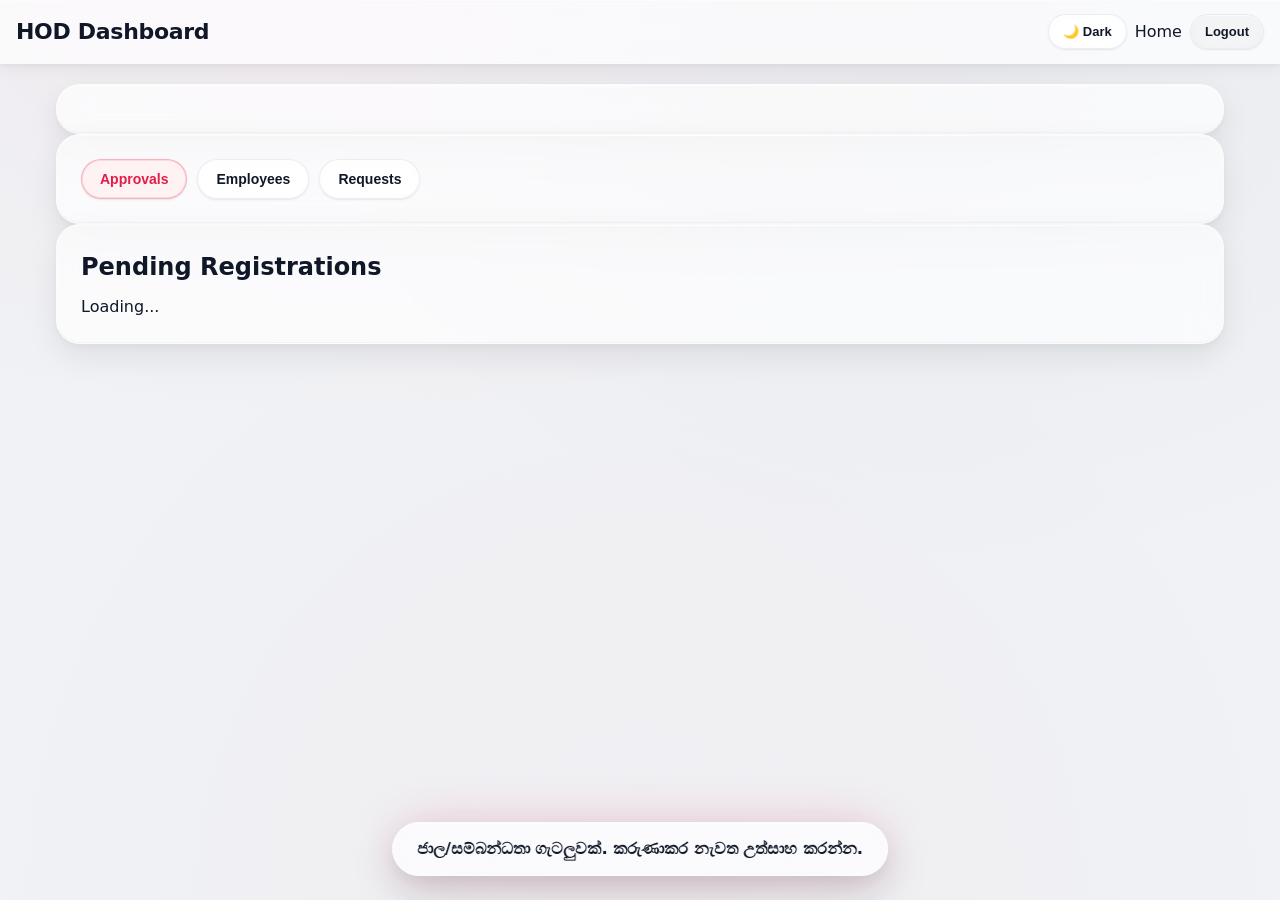
<file: hod.html>
<!doctype html>
<html>
<head>
  <meta charset="utf-8" />
  <meta name="viewport" content="width=device-width,initial-scale=1" />
  <title>HOD Dashboard</title>
  <link rel="stylesheet" href="assets/styles.css" />
  <script src="assets/config.js"></script>
  <script src="assets/app.js"></script>
</head>
<body>
<header>
  <h1>HOD Dashboard</h1>
  <div style="display:flex; gap:8px; align-items:center;">
    <a href="index.html">Home</a>
    <button class="btn secondary small" onclick="logout()">Logout</button>
  </div>
</header>

<div class="container">
  <div class="card" id="meBox"></div>

  <div class="card">
    <div class="tabs">
      <button class="btn active" id="tabApprovals" onclick="showTab('approvals')">Approvals</button>
      <button class="btn" id="tabEmployees" onclick="showTab('employees')">Employees</button>
      <button class="btn" id="tabRequests" onclick="showTab('requests')">Requests</button>
    </div>
  </div>

  <!-- Approvals -->
  <div class="card" id="pane_approvals">
    <h2 style="margin:0 0 10px;">Pending Registrations</h2>
    <div id="pendingBox" class="small">Loading...</div>
  </div>

  <!-- Employees -->
  <div class="card" id="pane_employees" style="display:none;">
    <h2 style="margin:0 0 10px;">Employee Management</h2>

    <div class="row">
      <div>
        <label>Full Name</label>
        <input id="eName" placeholder="Saman Perera" />
      </div>
      <div>
        <label>Emp No</label>
        <input id="eNo" placeholder="EMP001" />
      </div>
    </div>

    <div class="row">
      <div>
        <label>පෙරනිමි රූට්</label>
        <select id="eRoute"></select>
      </div>
      <div>
        <label>Default ග්‍රාම</label>
        <select id="eSub"></select>
      </div>
    </div>

    <div class="row">
      <div>
        <label>Email (Optional)</label>
        <input id="eEmail" type="email" placeholder="emp@company.lk" />
        <div class="small">Email + Password දුන්නොත් account එක එවෙලේම ACTIVE (EMP role) වේ.</div>
      </div>
      <div>
        <label>Password (Optional)</label>
        <input id="ePass" type="password" placeholder="min 6 chars" />
      </div>
    </div>

    <div style="display:flex; gap:8px; flex-wrap:wrap;">
      <button class="btn" onclick="addEmployee()">Add Employee</button>
      <button class="btn ghost" onclick="loadEmployees()">Refresh</button>
    </div>

    <div class="hr"></div>

    <div class="row">
      <div>
        <label>Search</label>
        <input id="empSearch" placeholder="type name or emp no..." oninput="renderEmployees()" />
      </div>
      <div></div>
    </div>

    <div id="empList"></div>
  </div>

  <!-- Requests -->
  <div class="card" id="pane_requests" style="display:none;">
    <h2 style="margin:0 0 10px;">Daily Requests</h2>

    <div class="row">
      <div>
        <label>Date</label>
        <input id="rDate" placeholder="YYYY-MM-DD" />
      </div>
      <div>
        <label>Time</label>
        <input id="rTime" placeholder="HH:MM" />
      </div>
    </div>
    <label>Notes (Optional)</label>
    <textarea id="rNotes" rows="2" placeholder="Special OT / notes..."></textarea>

    <div class="row">
      <div>
        <label>Employee Search</label>
        <input id="selSearch" placeholder="filter employees..." oninput="renderSelectEmployees()" />
        <div class="small">Tick කරලා select කරලා route/sub route override කරන්න පුළුවන්.</div>
      </div>
      <div>
        <label>Persist changes to Employee defaults?</label>
        <select id="persistMode">
          <option value="NO">No (only for this request)</option>
          <option value="YES">Yes (update employee default route/sub too)</option>
        </select>
      </div>
    </div>

    <div id="selectEmployeesBox"></div>

    <div style="display:flex; gap:8px; flex-wrap:wrap; margin-top:10px;">
      <button class="btn" onclick="createDraft()">Create Draft</button>
      <button class="btn ghost" onclick="loadRequests()">Refresh Requests</button>
    </div>

    <div class="hr"></div>

    <h3 style="margin:0 0 10px;">My Requests (latest 50)</h3>
    <div id="reqList" class="small">Loading...</div>

    <div class="hr"></div>

    <div id="reqEditor" style="display:none;">
      <h3 style="margin:0 0 10px;">Request Editor: <span id="editReqId"></span></h3>
      <div id="reqMeta" class="small"></div>
      <div class="hr"></div>
      <div id="reqEmployeesBox"></div>

      <div style="display:flex; gap:8px; flex-wrap:wrap; margin-top:10px;">
        <button class="btn" onclick="saveReqChanges()">Save Changes</button>
        <button class="btn secondary" onclick="submitRequest()">Submit to Admin</button>
        <button class="btn ghost" onclick="closeEditor()">Close</button>
      </div>
      <p class="small">⚠ Admin approve වුන පස්සේ request එක lock වෙනවා.</p>
    </div>

  </div>
</div>

<script>
let ME = null;
let EMP = [];
let REQS = [];
let CURRENT_REQ_ID = null;
let PENDING_CHANGES = new Map(); // key employee_id -> {effective_route_id, effective_sub_route_id, remove, persist_to_employee}

function setTab(active){
  const tabs = ["approvals","employees","requests"];
  for(const t of tabs){
    qs("pane_"+t).style.display = (t===active) ? "" : "none";
    qs("tab"+t.charAt(0).toUpperCase()+t.slice(1)).classList.toggle("active", t===active);
  }
}

function showTab(t){ setTab(t); }

async function initLookups(){
  const tree = await loadRouteTree(true);
  // Employee add route selects
  qs("eRoute").innerHTML = optionHTML(tree.routes.map(r=>({id:r.id, label:`${r.route_no} - ${r.route_name}`})),"id","label","",true,"-- Select Route --");
  qs("eRoute").addEventListener("change", ()=>{
    const rid = qs("eRoute").value;
    const subs = subRoutesFor(rid).map(s=>({id:s.id, label:s.sub_name}));
    qs("eSub").innerHTML = optionHTML(subs,"id","label","",true,"-- Select ග්‍රාම --");
  });
  qs("eSub").innerHTML = optionHTML([],"id","label","",true,"-- Select ග්‍රාම --");
}

function routeLabel(route_id){
  if(!ROUTE_TREE) return "";
  const r = ROUTE_TREE.routes.find(x => String(x.id)===String(route_id));
  return r ? `${r.route_no} - ${r.route_name}` : "";
}
function subLabel(sub_id){
  if(!ROUTE_TREE) return "";
  const s = ROUTE_TREE.sub_routes.find(x => String(x.id)===String(sub_id));
  return s ? s.sub_name : "";
}

async function guard(){
  ME = await guardRole("HOD");
  if(!ME) return;
  qs("meBox").innerHTML = `<b>${ME.role}</b> | ${ME.email} | Dept ID: ${ME.department_id}`;
  // defaults
  const today = new Date();
  const yyyy = today.getFullYear();
  const mm = String(today.getMonth()+1).padStart(2,"0");
  const dd = String(today.getDate()).padStart(2,"0");
  qs("rDate").value = `${yyyy}-${mm}-${dd}`;
}

async function loadPending(){
  const d = await api("/hod/registrations/pending");
  if(d.pending.length===0){ qs("pendingBox").innerHTML = "<span class='badge good'>No pending</span>"; return; }
  let html = "<table><tr><th>ID</th><th>Email</th><th>Created</th><th>Action</th></tr>";
  for(const p of d.pending){
    html += `<tr>
      <td>${p.id}</td>
      <td>${p.email}</td>
      <td>${(p.created_at||"").toString().slice(0,19).replace("T"," ")}</td>
      <td><button class='btn small' onclick='approveReg(${p.id})'>Approve</button></td>
    </tr>`;
  }
  html += "</table>";
  qs("pendingBox").innerHTML = html;
}

async function approveReg(id){
  try{
    await api(`/hod/registrations/${id}/approve`, {method:"POST"});
    toast("Approved");
    await loadPending();
  }catch(e){ toast(e.message); }
}

async function loadEmployees(){
  const d = await api("/hod/employees");
  EMP = d.employees || [];
  renderEmployees();
  renderSelectEmployees();
}

function renderEmployees(){
  const q = (qs("empSearch").value||"").toLowerCase();
  const list = EMP.filter(e => (e.full_name||"").toLowerCase().includes(q) || (e.emp_no||"").toLowerCase().includes(q));
  let html = "<table><tr><th>Name</th><th>Emp No</th><th>පෙරනිමි රූට්</th><th>පෙරනිමි ග්‍රාම</th><th>Active</th><th>Action</th></tr>";
  for(const e of list){
    const routeOptions = optionHTML(
      ROUTE_TREE.routes.map(r=>({id:r.id, label:`${r.route_no} - ${r.route_name}`})),
      "id","label", e.default_route_id || "", true, "--"
    );
    const subs = subRoutesFor(e.default_route_id || "").map(s=>({id:s.id, label:s.sub_name}));
    const subOptions = optionHTML(subs, "id","label", e.default_sub_route_id || "", true, "--");
    html += `<tr>
      <td>${e.full_name}</td>
      <td>${e.emp_no}</td>
      <td>
        <select id="er_${e.id}" onchange="onEmpRouteChange(${e.id})">${routeOptions}</select>
      </td>
      <td>
        <select id="es_${e.id}">${subOptions}</select>
      </td>
      <td>
        <select id="ea_${e.id}">
          <option value="true" ${e.is_active ? "selected":""}>Yes</option>
          <option value="false" ${!e.is_active ? "selected":""}>No</option>
        </select>
      </td>
      <td>
        <button class="btn small" onclick="saveEmployee(${e.id})">Save</button>
      </td>
    </tr>`;
  }
  html += "</table>";
  qs("empList").innerHTML = html;
}

function onEmpRouteChange(empId){
  const rid = qs("er_"+empId).value;
  const subs = subRoutesFor(rid).map(s=>({id:s.id, label:s.sub_name}));
  qs("es_"+empId).innerHTML = optionHTML(subs, "id","label","", true, "--");
}

async function saveEmployee(empId){
  try{
    const body = {
      default_route_id: qs("er_"+empId).value ? parseInt(qs("er_"+empId).value,10) : null,
      default_sub_route_id: qs("es_"+empId).value ? parseInt(qs("es_"+empId).value,10) : null,
      is_active: qs("ea_"+empId).value === "true"
    };
    await api(`/hod/employees/${empId}`, {method:"PATCH", body: JSON.stringify(body)});
    toast("Saved");
    await loadEmployees();
  }catch(e){ toast(e.message); }
}

async function addEmployee(){
  try{
    const body = {
      full_name: qs("eName").value.trim(),
      emp_no: qs("eNo").value.trim(),
      default_route_id: qs("eRoute").value ? parseInt(qs("eRoute").value,10) : null,
      default_sub_route_id: qs("eSub").value ? parseInt(qs("eSub").value,10) : null
    };
    const email = qs("eEmail").value.trim();
    const pass = qs("ePass").value;
    if(email && pass){ body.email=email; body.password=pass; }

    await api("/hod/employees", {method:"POST", body: JSON.stringify(body)});
    qs("eName").value=""; qs("eNo").value=""; qs("eEmail").value=""; qs("ePass").value="";
    qs("eRoute").value=""; qs("eSub").innerHTML = optionHTML([], "id","label","", true, "-- Select ග්‍රාම --");
    toast("Employee added");
    await loadEmployees();
  }catch(e){ toast(e.message); }
}

function renderSelectEmployees(){
  const q = (qs("selSearch").value||"").toLowerCase();
  const list = EMP.filter(e => e.is_active).filter(e => (e.full_name||"").toLowerCase().includes(q) || (e.emp_no||"").toLowerCase().includes(q));
  let html = "<table><tr><th></th><th>Name</th><th>Emp No</th><th>රූට්</th><th>ග්‍රාම</th></tr>";
  for(const e of list){
    const routeOptions = optionHTML(
      ROUTE_TREE.routes.map(r=>({id:r.id, label:`${r.route_no} - ${r.route_name}`})),
      "id","label", e.default_route_id || "", true, "--"
    );
    const subs = subRoutesFor(e.default_route_id || "").map(s=>({id:s.id, label:s.sub_name}));
    const subOptions = optionHTML(subs, "id","label", e.default_sub_route_id || "", true, "--");
    html += `<tr>
      <td><input type="checkbox" id="chk_${e.id}"></td>
      <td>${e.full_name}</td>
      <td>${e.emp_no}</td>
      <td><select id="sr_${e.id}" onchange="onSelRouteChange(${e.id})">${routeOptions}</select></td>
      <td><select id="ss_${e.id}">${subOptions}</select></td>
    </tr>`;
  }
  html += "</table>";
  qs("selectEmployeesBox").innerHTML = html;
}

function onSelRouteChange(empId){
  const rid = qs("sr_"+empId).value;
  const subs = subRoutesFor(rid).map(s=>({id:s.id, label:s.sub_name}));
  qs("ss_"+empId).innerHTML = optionHTML(subs, "id","label","", true, "--");
}

function selectedEmployeesWithOverrides(){
  const picked = [];
  for(const e of EMP){
    const chk = document.getElementById("chk_"+e.id);
    if(chk && chk.checked){
      const route_id = qs("sr_"+e.id).value ? parseInt(qs("sr_"+e.id).value,10) : null;
      const sub_id = qs("ss_"+e.id).value ? parseInt(qs("ss_"+e.id).value,10) : null;
      picked.push({ employee_id: e.id, route_id, sub_id });
    }
  }
  return picked;
}

async function createDraft(){
  try{
    const picked = selectedEmployeesWithOverrides();
    if(picked.length===0) throw new Error("Select employees first");
    const body = {
      request_date: qs("rDate").value.trim(),
      request_time: qs("rTime").value.trim(),
      notes: qs("rNotes").value.trim(),
      employee_ids: picked.map(x=>x.employee_id)
    };
    const r = await api("/hod/requests", {method:"POST", body: JSON.stringify(body)});
    const reqId = r.request.id;

    // Apply overrides (if any different) + optional persist
    const persist = qs("persistMode").value === "YES";
    const changes = [];
    for(const p of picked){
      changes.push({
        employee_id: p.employee_id,
        effective_route_id: p.route_id,
        effective_sub_route_id: p.sub_id,
        persist_to_employee: persist
      });
    }
    await api(`/hod/requests/${reqId}/employees`, {method:"PATCH", body: JSON.stringify({changes})});

    toast("Draft created: " + reqId);
    await loadRequests();
    await openEditor(reqId);
    setTab("requests");
  }catch(e){ toast(e.message); }
}

async function loadRequests(){
  const d = await api("/hod/requests");
  REQS = d.requests || [];
  renderRequests();
}

function renderRequests(){
  if(REQS.length===0){ qs("reqList").innerHTML = "<span class='badge warn'>No requests</span>"; return; }
  let html = "<table><tr><th>ID</th><th>Date</th><th>Time</th><th>Status</th><th>Action</th></tr>";
  for(const r of REQS){
    html += `<tr>
      <td>${r.id}</td>
      <td>${fmtDate(r.request_date)}</td>
      <td>${fmtTime(r.request_time)}</td>
      <td>${statusBadge(r.status)}</td>
      <td>
        <button class="btn small" onclick="openEditor(${r.id})">View / Edit</button>
      </td>
    </tr>`;
  }
  html += "</table>";
  qs("reqList").innerHTML = html;
}

async function openEditor(id){
  try{
    CURRENT_REQ_ID = id;
    PENDING_CHANGES = new Map();
    // Show editor immediately to avoid mobile UI feeling "stuck"
    qs("reqEditor").style.display = "";
    qs("editReqId").textContent = id;
    qs("reqMeta").innerHTML = `<span class="small">Loading request details...</span>`;
    qs("reqEmployeesBox").innerHTML = `<div class="small">Loading...</div>`;
    try{ qs("reqEditor").scrollIntoView({behavior:"smooth", block:"start"}); }catch(_e){}

    const d = await api(`/hod/requests/${id}`);
    qs("reqMeta").innerHTML = `Date: <b>${fmtDate(d.request.request_date)}</b> | Time: <b>${fmtTime(d.request.request_time)}</b> | Status: ${statusBadge(d.request.status)}`;

    if(!["DRAFT","SUBMITTED"].includes(d.request.status)){
      qs("reqEmployeesBox").innerHTML = "<div class='small'>Request is locked (Admin approved or later). View only.</div>" + renderReqEmployeesTable(d.employees, true);
      return;
    }

    qs("reqEmployeesBox").innerHTML = renderReqEmployeesTable(d.employees, false);
  }catch(e){
    toast(e.message);
    qs("reqMeta").innerHTML = `<span class="small">Failed to load request.</span>`;
    qs("reqEmployeesBox").innerHTML = "";
  }
}

function renderReqEmployeesTable(items, readonly){
  let html = "<table><tr><th>Name</th><th>Emp No</th><th>තෝරාගත් රූට්</th><th>තෝරාගත් ග්‍රාම</th><th>Remove</th><th>Persist</th></tr>";
  for(const it of items){
    const routeOptions = optionHTML(
      ROUTE_TREE.routes.map(r=>({id:r.id, label:`${r.route_no} - ${r.route_name}`})),
      "id","label", it.effective_route_id || "", true, "--"
    );
    const subs = subRoutesFor(it.effective_route_id || "").map(s=>({id:s.id, label:s.sub_name}));
    const subOptions = optionHTML(subs, "id","label", it.effective_sub_route_id || "", true, "--");
    html += `<tr>
      <td>${it.full_name}</td>
      <td>${it.emp_no}</td>
      <td>${readonly ? (routeLabel(it.effective_route_id)||"") : `<select id="rr_${it.employee_id}" onchange="onReqRouteChange(${it.employee_id})">${routeOptions}</select>`}</td>
      <td>${readonly ? (subLabel(it.effective_sub_route_id)||"") : `<select id="rs_${it.employee_id}">${subOptions}</select>`}</td>
      <td>${readonly ? "" : `<input type="checkbox" id="rm_${it.employee_id}" onchange="markRemove(${it.employee_id})">`}</td>
      <td>${readonly ? "" : `<input type="checkbox" id="rp_${it.employee_id}">`}</td>
    </tr>`;
  }
  html += "</table>";
  return html;
}

function onReqRouteChange(empId){
  const rid = qs("rr_"+empId).value;
  const subs = subRoutesFor(rid).map(s=>({id:s.id, label:s.sub_name}));
  qs("rs_"+empId).innerHTML = optionHTML(subs, "id","label","", true, "--");
}

function markRemove(empId){
  // just visual; saved in saveReqChanges()
}

async function saveReqChanges(){
  try{
    if(!CURRENT_REQ_ID) return;
    const d = await api(`/hod/requests/${CURRENT_REQ_ID}`);
    if(!["DRAFT","SUBMITTED"].includes(d.request.status)) throw new Error("Request locked");
    const changes = [];
    for(const it of d.employees){
      const remove = qs("rm_"+it.employee_id)?.checked || false;
      if(remove){
        changes.push({ employee_id: it.employee_id, remove: true });
        continue;
      }
      const route_id = qs("rr_"+it.employee_id).value ? parseInt(qs("rr_"+it.employee_id).value,10) : null;
      const sub_id = qs("rs_"+it.employee_id).value ? parseInt(qs("rs_"+it.employee_id).value,10) : null;
      const persist = qs("rp_"+it.employee_id).checked || false;
      changes.push({
        employee_id: it.employee_id,
        effective_route_id: route_id,
        effective_sub_route_id: sub_id,
        persist_to_employee: persist
      });
    }
    await api(`/hod/requests/${CURRENT_REQ_ID}/employees`, {method:"PATCH", body: JSON.stringify({changes})});
    toast("Saved");
    await openEditor(CURRENT_REQ_ID);
    await loadEmployees(); // if persisted
  }catch(e){ toast(e.message); }
}

async function submitRequest(){
  try{
    if(!CURRENT_REQ_ID) return;
    await api(`/hod/requests/${CURRENT_REQ_ID}/submit`, {method:"POST"});
    toast("Submitted to Admin");
    await loadRequests();
    await openEditor(CURRENT_REQ_ID);
  }catch(e){ toast(e.message); }
}

function closeEditor(){
  qs("reqEditor").style.display = "none";
  CURRENT_REQ_ID = null;
}

(async function init(){
  try{
    await guard();
    await initLookups();
    await loadPending();
    await loadEmployees();
    await loadRequests();
  }catch(e){
    toast(e.message);
  }
})();
</script>
</body>
</html>
</file>
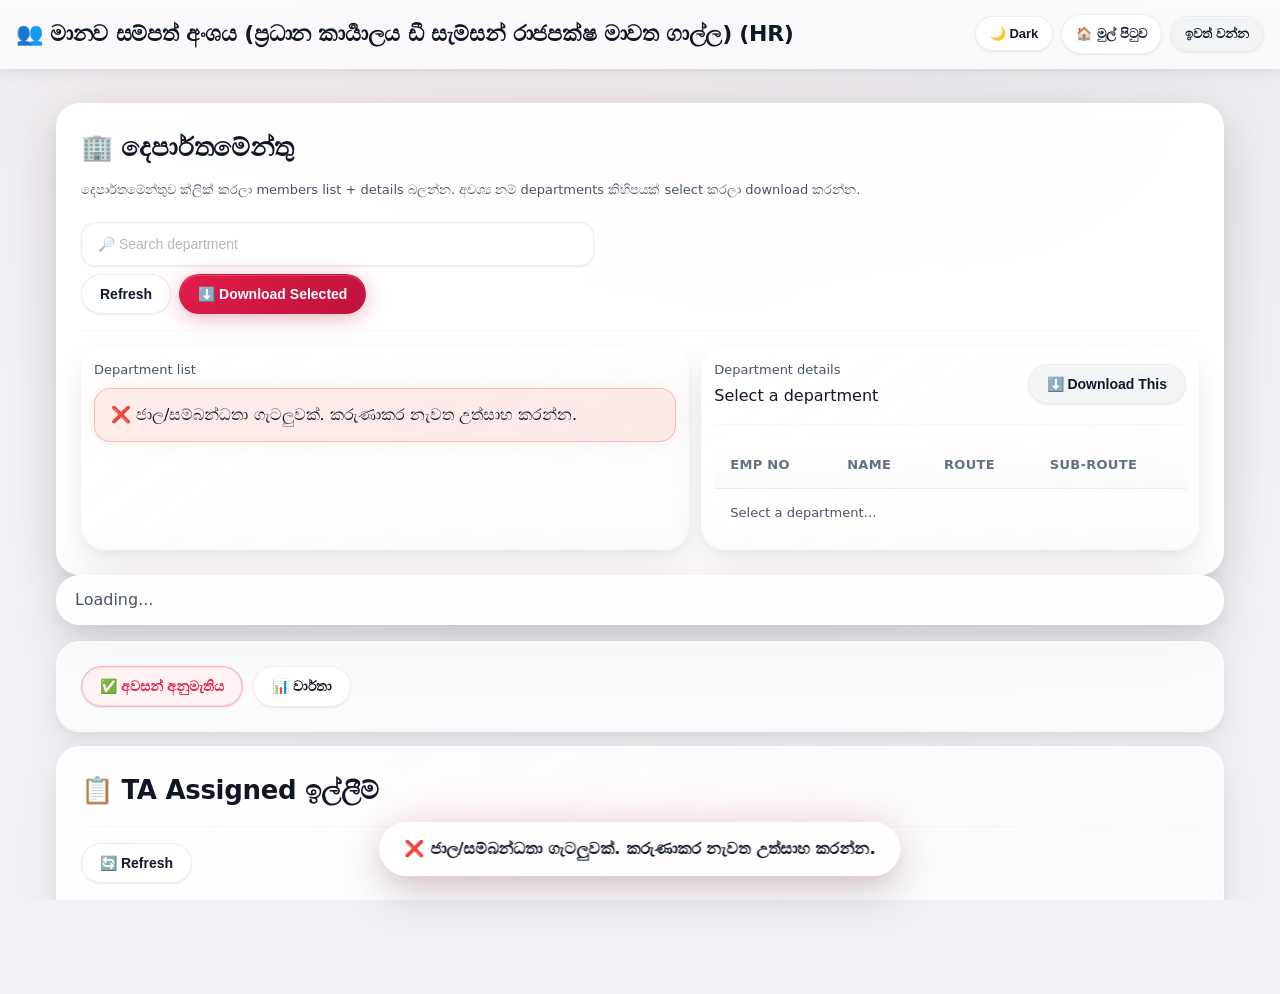
<file: hr.html>
<!doctype html>
<html lang="si">
<head>
  <meta charset="utf-8" />
  <meta name="viewport" content="width=device-width,initial-scale=1" />
  <meta name="theme-color" content="#E11D48" />
  <title>HR Dashboard - Transport Management</title>
  <link rel="stylesheet" href="assets/styles.css" />
  <script src="assets/config.js"></script>
  <script src="assets/app.js"></script>
</head>
<body>

<!-- Glassmorphic Header -->
<header>
  <h1>👥 මානව සම්පත් අංශය (ප්‍රධාන කාර්‍යාලය ඩී සැම්සන් රාජපක්ෂ මාවත ගාල්ල) (HR)</h1>
  <div style="display:flex; gap:8px; align-items:center;">
    <a href="javascript:void(0)" class="btn ghost small" onclick="goHome()">🏠 මුල් පිටුව</a>
    <button class="btn secondary small" onclick="logout()">ඉවත් වන්න</button>
  </div>
</header>

<main class="container">

  <!-- Department Browser (HR) -->
  <div class="card elevated" style="margin-top:14px;">
    <div style="display:flex; justify-content:space-between; align-items:flex-start; gap:10px; flex-wrap:wrap;">
      <div>
        <h2 class="h2">🏢 දෙපාර්තමේන්තු</h2>
        <p class="mini">දෙපාර්තමේන්තුව ක්ලික් කරලා members list + details බලන්න. අවශ්‍ය නම් departments කිහිපයක් select කරලා download කරන්න.</p>
      </div>
      <div style="display:flex; gap:8px; flex-wrap:wrap; align-items:center;">
        <input id="deptSearch" placeholder="🔎 Search department" style="min-width:220px;" />
        <button class="btn ghost" onclick="refreshDepartments()">Refresh</button>
        <button class="btn btn-primary" onclick="downloadSelectedDeptCsv()">⬇️ Download Selected</button>
      </div>
    </div>
    <hr/>
    <div id="deptPanel" class="grid" style="grid-template-columns: 1.1fr .9fr; gap:12px;">
      <div class="card soft" style="padding:12px;">
        <div class="mini" style="margin-bottom:8px;">Department list</div>
        <div id="deptList" class="list"></div>
      </div>
      <div class="card soft" style="padding:12px;">
        <div style="display:flex; justify-content:space-between; align-items:center; gap:8px; flex-wrap:wrap;">
          <div>
            <div class="mini">Department details</div>
            <div id="deptTitle" class="h3" style="margin-top:4px;">Select a department</div>
          </div>
          <div style="display:flex; gap:8px; flex-wrap:wrap;">
            <button class="btn secondary" onclick="downloadCurrentDeptCsv()">⬇️ Download This</button>
          </div>
        </div>
        <hr/>
        <div id="deptMeta" class="mini"></div>
        <div style="margin-top:10px; overflow:auto; max-height: 420px;">
          <table class="table" id="deptMembersTable">
            <thead>
              <tr>
                <th>Emp No</th>
                <th>Name</th>
                <th>Route</th>
                <th>Sub-route</th>
              </tr>
            </thead>
            <tbody id="deptMembersBody">
              <tr><td colspan="4" class="mini">Select a department…</td></tr>
            </tbody>
          </table>
        </div>
      </div>
    </div>
  </div>

  <!-- User Info Card -->
  <div class="card elevated" id="meBox" style="margin-bottom:16px; padding:12px 18px;">
    <span style="color: var(--muted);">Loading...</span>
  </div>

  <!-- Tab Navigation -->
  <div class="card" style="margin-bottom:14px;">
    <div class="tabs">
      <button class="btn active" id="tabApprove" onclick="setTab('approve')">✅ අවසන් අනුමැතිය</button>
      <button class="btn" id="tabReports" onclick="setTab('reports')">📊 වාර්තා</button>
    </div>
  </div>

  <!-- Approvals Pane -->
  <div class="card soft" id="pane_approve">
    <h2 class="h2">📋 TA Assigned ඉල්ලීම්</h2>
    <hr/>
    <div class="btnrow" style="margin-bottom:14px;">
      <button class="btn ghost" onclick="loadTARequests()">🔄 Refresh</button>
    </div>
    <div id="listBox" class="small">Loading...</div>
  </div>

  <!-- Reports Pane -->
  <div class="card soft" id="pane_reports" style="display:none;">
    <h2 class="h2">📊 වාර්තා ලබා ගන්න</h2>
    <hr/>
    <div class="alert info" style="margin-bottom:14px;">
      Reports download කරන්නේ HR අවසන් අනුමැතිය දුන්නාට පස්සෙ පමණයි. දිනය select කරලා download කරන්න.
    </div>
    
    <div class="grid two">
      <div>
        <label>📆 දිනය</label>
        <input id="repDate" type="date" />
      </div>
      <div>
        <label>Actions</label>
        <div class="btnrow" style="margin-top:6px;">
          <button class="btn btn-primary" onclick="downloadRouteReport()">📄 Route-wise PDF</button>
          <button class="btn secondary" onclick="downloadVehicleReport()">📄 Vehicle PDF</button>
        </div>
      </div>
    </div>
    <p class="mini" style="margin-top:10px;">💡 If your browser blocks downloads, open the URL in new tab.</p>
  </div>

</main>

<!-- Request Details Modal -->
<div id="detailsModal" style="display:none; position:fixed; top:0; left:0; right:0; bottom:0; background:rgba(0,0,0,0.5); z-index:1000; overflow-y:auto;" onclick="closeDetails(event)">
  <div class="card" style="max-width:900px; margin:40px auto; max-height:90vh; overflow-y:auto;" onclick="event.stopPropagation()">
    <div style="display:flex; justify-content:space-between; align-items:center; margin-bottom:16px;">
      <h2 class="h2" style="margin:0;">📋 Request Details</h2>
      <button class="btn ghost small" onclick="closeDetails()">✕ Close</button>
    </div>
    <hr/>
    <div id="detailsContent"></div>
  </div>
</div>

<script>
let ME=null;
let LIST=[];
let CURRENT_DETAIL = null;

function setTab(tab){
  const tabs = ["approve","reports"];
  for(const t of tabs){
    qs("pane_"+t).style.display = (t===tab) ? "" : "none";
    qs("tab"+t.charAt(0).toUpperCase()+t.slice(1)).classList.toggle("active", t===tab);
  }
}

async function guard(){
  ME = await guardRole("HR");
  if(!ME) return;
  qs("meBox").innerHTML = `<strong style="color: var(--brand);">${ME.role}</strong> <span style="color: var(--muted);">|</span> <span style="color: var(--text-secondary);">${ME.email}</span>`;
}

async function loadTARequests(){
  try{
    const d = await api("/hr/requests/ta-assigned");
    LIST = d.requests || [];
    render();
  }catch(e){
    toast("❌ " + e.message);
  }
}

function render(){
  if(LIST.length===0){ 
    qs("listBox").innerHTML = "<span class='badge good'>✅ බලාපොරොත්තු වූ ඉල්ලීම් නැත</span>"; 
    return; 
  }
  
  let html = "<div class='table-wrap'><table><thead><tr><th>ID</th><th>දිනය</th><th>වේලාව</th><th>දෙපාර්තමේන්තුව</th><th>තත්ත්වය</th><th>ක්‍රියාව</th></tr></thead><tbody>";
  for(const r of LIST){
    html += `<tr>
      <td><strong>#${r.id}</strong></td>
      <td>${fmtDate(r.request_date)}</td>
      <td>${fmtTime(r.request_time)}</td>
      <td>${r.department_name}</td>
      <td>${statusBadge(r.status)}</td>
      <td>
        <div style="display:flex; gap:6px; flex-wrap:wrap;">
          <button class="btn small ghost" onclick="viewDetails(${r.id})">👁️ View</button>
          ${r.status==="TA_ASSIGNED_PENDING_HR" ? `
            <button class="btn small" onclick="overApprove(${r.id})">✅ Override අනුමත</button>
            <button class="btn small secondary" onclick="overReject(${r.id})">❌ Override ප්‍රතික්ෂේප</button>
          ` : `
            <button class="btn small btn-primary" onclick="finalApprove(${r.id})">✅ අවසාන අනුමැතිය</button>
          `}
        </div>
      </td>
    </tr>`;
  }
  html += "</tbody></table></div>";
  qs("listBox").innerHTML = html;
}

async function viewDetails(id){
  try{
    CURRENT_DETAIL = id;
    qs("detailsModal").style.display = "block";
    qs("detailsContent").innerHTML = "<div style='text-align:center; padding:40px;'>Loading...</div>";
    
    const req = LIST.find(r => r.id === id);
    
    // Get employees
    const empData = await api(`/admin/requests/${id}/employees`);
    const employees = empData.employees || [];
    
    // Get assignments
    const assignData = await api(`/admin/requests/${id}/assignments-summary`);
    const assignments = assignData.assignments || [];
    
    // Group employees by route
    const byRoute = {};
    for(const emp of employees){
      const routeKey = emp.effective_route_id || 'NO_ROUTE';
      if(!byRoute[routeKey]) {
        byRoute[routeKey] = {
          route_no: emp.route_no || 'No Route',
          route_name: emp.route_name || '',
          sub_routes: {},
          total: 0
        };
      }
      
      const subKey = emp.effective_sub_route_id || 'MAIN';
      if(!byRoute[routeKey].sub_routes[subKey]){
        byRoute[routeKey].sub_routes[subKey] = {
          sub_name: emp.sub_name || 'Main Route',
          employees: []
        };
      }
      
      byRoute[routeKey].sub_routes[subKey].employees.push(emp);
      byRoute[routeKey].total++;
    }
    
    let html = `
      <div class="card" style="background:#fff; border:1px solid var(--border); margin-bottom:14px;">
        <div class="h2">📌 Request Info</div>
        <div class="mini" style="margin-top:8px;">
          <strong>Request ID:</strong> #${req.id}<br/>
          <strong>දිනය:</strong> ${fmtDate(req.request_date)}<br/>
          <strong>වේලාව:</strong> ${fmtTime(req.request_time)}<br/>
          <strong>තත්ත්වය:</strong> ${statusBadge(req.status)}
        </div>
      </div>
      
      <div class="card" style="background:#fff; border:1px solid var(--border); margin-bottom:14px;">
        <div class="h2">👥 Employee Details (${employees.length} total)</div>
        <div style="margin-top:12px;">
    `;
    
    for(const [routeKey, routeData] of Object.entries(byRoute)){
      html += `
        <div style="margin-bottom:16px;">
          <div style="font-weight:700; font-size:15px; color: var(--brand);">
            ${routeData.route_no}${routeData.route_name ? ' - ' + routeData.route_name : ''} (${routeData.total} employees)
          </div>
      `;
      
      for(const [subKey, subData] of Object.entries(routeData.sub_routes)){
        html += `
          <div style="margin-left:20px; margin-top:8px;">
            <div style="font-weight:600; font-size:14px;">📍 ${subData.sub_name} (${subData.employees.length})</div>
            <div class="mini" style="margin-top:4px;">
        `;
        
        for(const emp of subData.employees){
          html += `• ${emp.full_name} (${emp.emp_no})<br/>`;
        }
        
        html += `</div></div>`;
      }
      
      html += `</div>`;
    }
    
    html += `</div></div>`;
    
    // Assignments
    html += `
      <div class="card" style="background:#fff; border:1px solid var(--border);">
        <div class="h2">🚗 Vehicle Assignments</div>
        <div style="margin-top:12px;">
    `;
    
    if(assignments.length === 0){
      html += `<div class="alert">⚠️ No vehicle assignments yet</div>`;
    } else {
      // Group assignments by route
      const assignByRoute = {};
      for(const a of assignments){
        const rkey = a.route_id || 'NO_ROUTE';
        if(!assignByRoute[rkey]) assignByRoute[rkey] = [];
        assignByRoute[rkey].push(a);
      }
      
      for(const [rkey, assigns] of Object.entries(assignByRoute)){
        const firstAssign = assigns[0];
        const routeLabel = firstAssign.route_no ? `${firstAssign.route_no} - ${firstAssign.route_name}` : 'No Route';
        
        html += `
          <div style="margin-bottom:16px;">
            <div style="font-weight:700; font-size:15px; color: var(--brand);">${routeLabel}</div>
            <div class="table-wrap" style="margin-top:8px;">
              <table>
                <thead>
                  <tr><th>Vehicle</th><th>Driver</th><th>Phone</th><th>Capacity</th><th>Override</th></tr>
                </thead>
                <tbody>
        `;
        
        for(const a of assigns){
          const overrideInfo = a.overbook_amount > 0 ? `+${a.overbook_amount} (${a.overbook_status})` : '-';
          html += `
            <tr>
              <td><strong>${a.vehicle_no}</strong></td>
              <td>${a.driver_name || 'N/A'}</td>
              <td>${a.driver_phone || 'N/A'}</td>
              <td>${a.capacity}</td>
              <td>${overrideInfo}</td>
            </tr>
          `;
        }
        
        html += `</tbody></table></div></div>`;
      }
    }
    
    html += `</div></div>`;
    
    qs("detailsContent").innerHTML = html;
    
  }catch(e){
    qs("detailsContent").innerHTML = `<div class="alert bad">❌ Error loading details: ${e.message}</div>`;
  }
}

function closeDetails(event){
  if(!event || event.target.id === 'detailsModal'){
    qs("detailsModal").style.display = "none";
    CURRENT_DETAIL = null;
  }
}

async function overApprove(id){
  try{
    await api(`/hr/requests/${id}/overbook/approve`, {method:"POST"});
    toast("✅ ඔවරයිඩ් (+1/+2) අනුමත කරන ලදී");
    await loadTARequests();
  }catch(e){ toast("❌ " + e.message); }
}

async function overReject(id){
  try{
    await api(`/hr/requests/${id}/overbook/reject`, {method:"POST"});
    toast("✅ ඔවරයිඩ් ප්‍රතික්ෂේප කරන ලදී");
    await loadTARequests();
  }catch(e){ toast("❌ " + e.message); }
}

async function finalApprove(id){
  try{
    await api(`/hr/requests/${id}/final-approve`, {method:"POST"});
    toast("✅ අවසාන අනුමැතිය ලබා දුන්නා");
    await loadTARequests();
  }catch(e){ toast("❌ " + e.message); }
}


async function downloadPdfWithAuth(url, filename){
  try{
    const token = (typeof getToken === "function") ? getToken() : localStorage.getItem("token");
    const headers = token ? { "Authorization": `Bearer ${token}` } : {};
    const res = await fetch(url, { method:"GET", headers });
    if(res.status === 401){
      if (typeof clearToken === "function") clearToken(); else localStorage.removeItem("token");
      location.href = "login.html";
      return;
    }
    if(!res.ok){
      const text = await res.text();
      let msg = text;
      try{ const j = text ? JSON.parse(text) : {}; msg = j.error || j.message || text; }catch(e){}
      msg = (msg && String(msg).trim()) || `Server error (HTTP ${res.status}).`;
      if (typeof toast === "function") toast(msg); else alert(msg);
      return;
    }
    const blob = await res.blob();
    const a = document.createElement("a");
    const objUrl = URL.createObjectURL(blob);
    a.href = objUrl;
    a.download = filename || "report.pdf";
    document.body.appendChild(a);
    a.click();
    setTimeout(() => {
      URL.revokeObjectURL(objUrl);
      a.remove();
    }, 1200);
  }catch(e){
    const msg = "ජාල/සම්බන්ධතා ගැටලුවක්. කරුණාකර නැවත උත්සාහ කරන්න.";
    if (typeof toast === "function") toast(msg); else alert(msg);
  }
}

function downloadRouteReport(){
  const d = qs("repDate").value;
  if(!d){ toast("⚠️ දිනය තෝරන්න"); return; }
  const base = (API_BASE_URL || "").replace(/\/$/, "");
  const url = `${base}/reports/daily/route-wise?date=${encodeURIComponent(d)}`;
  downloadPdfWithAuth(url, `route-wise-${d}.pdf`);
}

function downloadVehicleReport(){
  const d = qs("repDate").value;
  if(!d){ toast("⚠️ දිනය තෝරන්න"); return; }
  const base = (API_BASE_URL || "").replace(/\/$/, "");
  const url = `${base}/reports/daily/vehicle?date=${encodeURIComponent(d)}`;
  downloadPdfWithAuth(url, `vehicle-${d}.pdf`);
}


// ---------------- HR Department Browser ----------------
// Guard: if app.js cached without esc(), define a local one
if(!window.esc){ window.esc = (v)=>String(v??'').replace(/&/g,'&amp;').replace(/</g,'&lt;').replace(/>/g,'&gt;').replace(/"/g,'&quot;').replace(/'/g,'&#39;'); }

let _departments = [];
let _currentDept = null;
let _selectedDeptIds = new Set();

async function refreshDepartments(){
  const list = qs("deptList");
  if(!list) return;
  list.innerHTML = "<div class='mini'>Loading…</div>";
  try{
    // Prefer HR endpoint if available, else fallback to admin departments
    let d;
    try{ d = await api("/hr/departments"); }
    catch(e){ d = await api("/admin/departments"); }

    _departments = (d.departments || d.items || d || []).map(x=>({
      id: x.id,
      name: x.name || x.department_name || x.title || ""
    }));
    renderDeptList();
  }catch(e){
    list.innerHTML = "<div class='alert error'>❌ " + esc(e.message) + "</div>";
  }
}

function renderDeptList(){
  const list = qs("deptList");
  if(!list) return;
  const q = (qs("deptSearch")?.value||"").toLowerCase().trim();
  const items = _departments.filter(x=> !q || String(x.name).toLowerCase().includes(q));
  if(items.length===0){
    list.innerHTML = "<div class='mini'>No departments</div>";
    return;
  }
  list.innerHTML = items.map(d=>`
    <div class="row" style="display:flex; justify-content:space-between; gap:10px; align-items:center; padding:10px 8px; border-bottom:1px solid color-mix(in srgb, var(--border) 70%, transparent);">
      <label style="display:flex; align-items:center; gap:8px; cursor:pointer;">
        <input type="checkbox" ${_selectedDeptIds.has(d.id)?"checked":""} onchange="toggleDeptSelect(${d.id}, this.checked)" />
        <span style="font-weight:700;">${esc(d.name)}</span>
      </label>
      <button class="btn ghost small" onclick="openDepartment(${d.id})">View</button>
    </div>
  `).join("");
}

function toggleDeptSelect(id, checked){
  if(checked) _selectedDeptIds.add(id);
  else _selectedDeptIds.delete(id);
}

async function openDepartment(id){
  _currentDept = id;
  const dep = _departments.find(x=>x.id===id);
  qs("deptTitle").textContent = dep ? dep.name : ("Department #" + id);
  qs("deptMeta").textContent = "Loading members…";
  const body = qs("deptMembersBody");
  if(body) body.innerHTML = "<tr><td colspan='4' class='mini'>Loading…</td></tr>";

  try{
    let d;
    try{ d = await api(`/hr/departments/${id}/members`); }
    catch(e){ d = await api(`/admin/departments/${id}/members`); }

    const members = d.members || d.employees || d.items || [];
    qs("deptMeta").textContent = "Total employees: " + members.length;
    const rows = members.map(m=>`
      <tr>
        <td>${esc(m.emp_no || m.employee_no || m.empNo || "")}</td>
        <td>${esc(m.name || m.employee_name || m.full_name || "")}</td>
        <td>${esc(m.route_name || m.route || "")}</td>
        <td>${esc(m.sub_route_name || m.sub_route || m.subRoute || "")}</td>
      </tr>
    `).join("");
    if(body) body.innerHTML = rows || "<tr><td colspan='4' class='mini'>No members</td></tr>";
  }catch(e){
    qs("deptMeta").textContent = "";
    if(body) body.innerHTML = "<tr><td colspan='4' class='mini'>❌ " + esc(e.message) + "</td></tr>";
  }
}

function csvEscape(v){
  const s = String(v??"");
  if(/[",\n]/.test(s)) return '"' + s.replace(/"/g,'""') + '"';
  return s;
}

function downloadCsv(filename, rows){
  const csv = rows.map(r=>r.map(csvEscape).join(",")).join("\n");
  const blob = new Blob([csv], {type:"text/csv;charset=utf-8"});
  const a = document.createElement("a");
  a.href = URL.createObjectURL(blob);
  a.download = filename;
  document.body.appendChild(a);
  a.click();
  setTimeout(()=>{ URL.revokeObjectURL(a.href); a.remove(); }, 0);
}

async function downloadCurrentDeptCsv(){
  if(!_currentDept){ toast("⚠️ Department එකක් select කරන්න"); return; }
  await downloadDeptCsvById(_currentDept);
}

async function downloadSelectedDeptCsv(){
  if(_selectedDeptIds.size===0){ toast("⚠️ Download කරන්න departments select කරන්න"); return; }
  for(const id of Array.from(_selectedDeptIds)){
    await downloadDeptCsvById(id);
  }
  toast("✅ Download started");
}

async function downloadDeptCsvById(id){
  const dep = _departments.find(x=>x.id===id);
  const name = (dep?.name || ("department-"+id)).replace(/[^a-z0-9_-]+/gi, "_");
  let d;
  try{ d = await api(`/hr/departments/${id}/members`); }
  catch(e){ d = await api(`/admin/departments/${id}/members`); }

  const members = d.members || d.employees || d.items || [];
  const rows = [["Emp No","Name","Route","Sub-route"]];
  members.forEach(m=>{
    rows.push([
      m.emp_no || m.employee_no || m.empNo || "",
      m.name || m.employee_name || m.full_name || "",
      m.route_name || m.route || "",
      m.sub_route_name || m.sub_route || m.subRoute || ""
    ]);
  });
  downloadCsv(`dept_${name}.csv`, rows);
}

// Kickoff (works even if page is already loaded)
(function(){
  const s = qs("deptSearch");
  if(s) s.addEventListener("input", ()=>renderDeptList());

  // show a quick UI hint so user knows the script is running
  const list = qs("deptList");
  if(list && !list.innerHTML) list.innerHTML = "<div class='mini'>Loading…</div>";

  const run = ()=>{ try{ refreshDepartments(); }catch(e){} };
  // try now + retry shortly (helps with slow devices)
  setTimeout(run, 50);
  setTimeout(run, 800);
})(); 
// --------------------------------------------------------


(async function init(){
  try{
    await guard();
    await loadTARequests();
  }catch(e){ 
    toast("❌ " + e.message); 
  }
})();

function todayISO(){
  const d = new Date();
  const m = String(d.getMonth()+1).padStart(2,'0');
  const da = String(d.getDate()).padStart(2,'0');
  return `${d.getFullYear()}-${m}-${da}`;
}
(function(){
  const rep = qs('repDate');
  if(rep && !rep.value) rep.value = todayISO();
})(); 
</script>
</body>
</html>
</file>
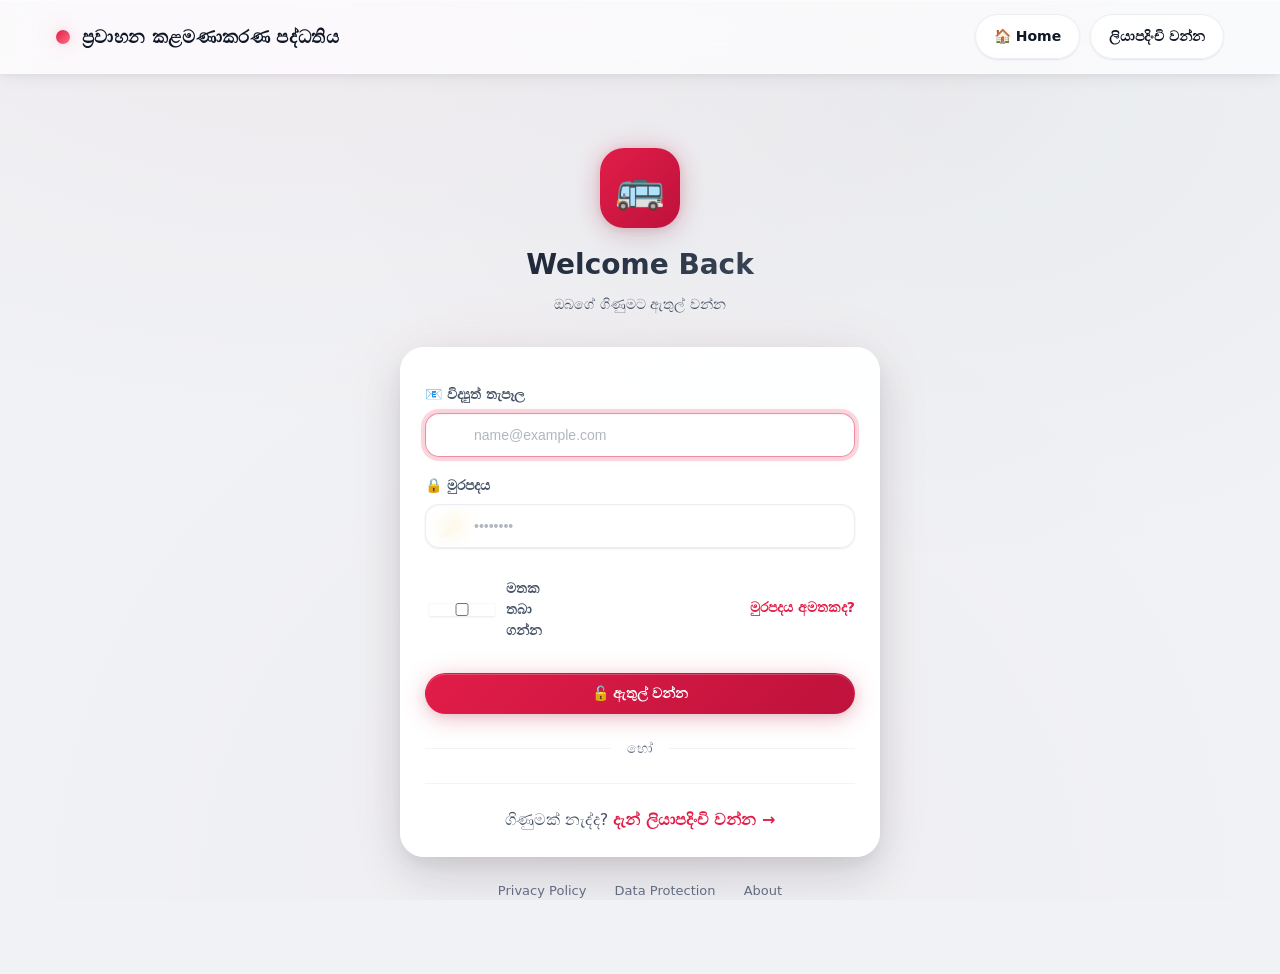
<file: login.html>
<!doctype html>
<html lang="si">
<head>
  <meta charset="utf-8"/>
  <meta name="viewport" content="width=device-width,initial-scale=1"/>
  <meta name="theme-color" content="#E11D48"/>
  <title>🔐 ඇතුල්වීම - Transport Management</title>
  <link rel="stylesheet" href="assets/styles.css"/>
  <script src="assets/config.js"></script>
  <script src="assets/app.js"></script>
  <style>
    /* Enhanced login page styles */
    .login-wrapper {
      min-height: 100vh;
      display: flex;
      align-items: center;
      justify-content: center;
      padding: 20px;
    }
    
    .login-card {
      width: 100%;
      max-width: 480px;
      animation: fadeInUp 0.6s cubic-bezier(0.4, 0, 0.2, 1);
    }
    
    @keyframes fadeInUp {
      from {
        opacity: 0;
        transform: translateY(30px);
      }
      to {
        opacity: 1;
        transform: translateY(0);
      }
    }
    
    .logo-section {
      text-align: center;
      margin-bottom: 32px;
    }
    
    .logo-icon {
      width: 80px;
      height: 80px;
      margin: 0 auto 16px;
      background: linear-gradient(135deg, var(--brand), var(--brand-2));
      border-radius: var(--r-lg);
      display: flex;
      align-items: center;
      justify-content: center;
      font-size: 40px;
      box-shadow: var(--glow-brand), var(--shadow-lg);
      animation: pulse-glow 3s ease-in-out infinite;
    }
    
    .logo-title {
      font-size: 28px;
      font-weight: 900;
      background: linear-gradient(135deg, var(--text), var(--muted));
      -webkit-background-clip: text;
      -webkit-text-fill-color: transparent;
      background-clip: text;
      margin: 0;
    }
    
    .logo-subtitle {
      color: var(--muted);
      margin-top: 8px;
      font-size: 14px;
    }
    
    .input-group {
      margin-bottom: 18px;
    }
    
    .input-with-icon {
      position: relative;
    }
    
    .input-icon {
      position: absolute;
      left: 16px;
      top: 50%;
      transform: translateY(-50%);
      color: var(--muted-2);
      font-size: 18px;
      pointer-events: none;
    }
    
    .input-with-icon input {
      padding-left: 48px;
    }
    
    .remember-forgot {
      display: flex;
      justify-content: space-between;
      align-items: center;
      margin: 16px 0;
      font-size: 14px;
    }
    
    .remember-me {
      display: flex;
      align-items: center;
      gap: 8px;
      color: var(--text-secondary);
      cursor: pointer;
    }
    
    .forgot-link {
      color: var(--brand);
      font-weight: 600;
      transition: opacity 0.2s;
    }
    
    .forgot-link:hover {
      opacity: 0.8;
    }
    
    .divider {
      display: flex;
      align-items: center;
      text-align: center;
      margin: 24px 0;
      color: var(--muted-2);
      font-size: 14px;
    }
    
    .divider::before,
    .divider::after {
      content: '';
      flex: 1;
      border-bottom: 1px solid var(--border);
    }
    
    .divider span {
      padding: 0 16px;
    }
    
    .register-prompt {
      text-align: center;
      margin-top: 24px;
      padding-top: 24px;
      border-top: 1px solid var(--border);
      color: var(--text-secondary);
    }
    
    .register-link {
      color: var(--brand);
      font-weight: 700;
      text-decoration: none;
    }
    
    .register-link:hover {
      text-decoration: underline;
    }
    
    @media(max-width: 640px) {
      .logo-icon {
        width: 64px;
        height: 64px;
        font-size: 32px;
      }
      
      .logo-title {
        font-size: 24px;
      }
    }
  /* Password reset modal */
.reset-modal{ position:fixed; inset:0; z-index:9999; display:flex; align-items:center; justify-content:center; padding:16px; }
.reset-backdrop{ position:absolute; inset:0; background:rgba(0,0,0,.45); backdrop-filter: blur(8px); -webkit-backdrop-filter: blur(8px); }
.reset-dialog{ position:relative; width:100%; max-width:520px; padding:16px 18px; }
.reset-head{ display:flex; align-items:center; justify-content:space-between; gap:12px; margin-bottom:10px; }
.reset-head h3{ margin:0; font-size:18px; }
.reset-grid{ display:grid; gap:12px; }
.reset-actions{ display:flex; gap:10px; justify-content:flex-end; margin-top:10px; flex-wrap:wrap; }
.hint{ color: var(--muted); font-size: 13px; }
.orline{ display:flex; align-items:center; gap:10px; color:var(--muted-2); font-size:13px; }
.orline::before, .orline::after{ content:""; height:1px; background:var(--border); flex:1; }

</style>
</head>
<body>

<div class="topbar">
  <div class="inner">
    <div class="brand">
      <span class="dot"></span> 
      ප්‍රවාහන කළමණාකරණ පද්ධතිය
    </div>
    <div class="nav">
      <a class="btn ghost" href="index.html">🏠 Home</a>
      <a class="btn" href="register.html">ලියාපදිංචි වන්න</a>
    </div>
  </div>
</div>

<div class="login-wrapper">
  <div class="login-card">
    
    <!-- Logo Section -->
    <div class="logo-section">
      <div class="logo-icon">🚌</div>
      <h1 class="logo-title">Welcome Back</h1>
      <p class="logo-subtitle">ඔබගේ ගිණුමට ඇතුල් වන්න</p>
    </div>
    
    <!-- Login Form Card -->
    <div class="card elevated">
      
      <!-- Error Message -->
      <div id="msg" class="alert error hidden"></div>
      
      <!-- Email Input -->
      <div class="input-group">
        <label>📧 විද්‍යුත් තැපෑල</label>
        <div class="input-with-icon">
          <span class="input-icon">✉️</span>
          <input 
            id="email" 
            type="email" 
            placeholder="name@example.com"
            autocomplete="email"
            autofocus
          />
        </div>
      </div>
      
      <!-- Password Input -->
      <div class="input-group">
        <label>🔒 මුරපදය</label>
        <div class="input-with-icon">
          <span class="input-icon">🔑</span>
          <input 
            id="password" 
            type="password" 
            placeholder="••••••••"
            autocomplete="current-password"
          />
        </div>
      </div>
      
      <!-- Remember & Forgot -->
      <div class="remember-forgot">
        <label class="remember-me">
          <input type="checkbox" id="remember" />
          <span>මතක තබා ගන්න</span>
        </label>
        <a href="#" class="forgot-link">මුරපදය අමතකද?</a>
      </div>
      
      <!-- Login Button -->
      <button class="btn btn-primary" id="btnLogin" style="width:100%; justify-content:center; margin-top:8px;">
        🔓 ඇතුල් වන්න
      </button>
      
      <!-- Divider -->
      <div class="divider">
        <span>හෝ</span>
      </div>
      
      <!-- Register Prompt -->
      <div class="register-prompt">
        ගිණුමක් නැද්ද? 
        <a href="register.html" class="register-link">දැන් ලියාපදිංචි වන්න →</a>
      </div>
      
    </div>
    
    <!-- Footer Links -->
    <div style="text-align:center; margin-top:24px; color:var(--muted-2); font-size:13px;">
      <a href="privacy.html" style="color:inherit; margin:0 12px;">Privacy Policy</a>
      <a href="data-protection.html" style="color:inherit; margin:0 12px;">Data Protection</a>
      <a href="about.html" style="color:inherit; margin:0 12px;">About</a>
    </div>
    
  </div>
</div>

<!-- Password reset modal -->
<div id="resetModal" class="reset-modal hidden" aria-hidden="true">
  <div class="reset-backdrop" id="resetBackdrop"></div>
  <div class="card elevated reset-dialog">
    <div class="reset-head">
      <h3>🔁 මුරපදය නැවත සකසන්න</h3>
      <button class="btn ghost small" id="resetClose">✖</button>
    </div>

    <div id="resetMsg" class="alert error hidden" style="margin-bottom:10px;"></div>

    <div id="resetStep1" class="reset-grid">
      <div class="hint">Email එක මතක නම් Email දාන්න. Email අමතක නම් Emp No දාන්න (ඔබගේ account එකට අදාල email එකට OTP යවයි).</div>

      <div class="input-group" style="margin:0;">
        <label>📧 Email</label>
        <input id="resetEmail" type="email" placeholder="name@example.com" autocomplete="email"/>
      </div>

      <div class="orline"><span>හෝ</span></div>

      <div class="input-group" style="margin:0;">
        <label>🆔 Emp No</label>
        <input id="resetEmpNo" type="text" placeholder="EMP001" autocomplete="off"/>
      </div>

      <div class="reset-actions">
        <button class="btn secondary" id="btnSendOtp">📨 OTP යවන්න</button>
      </div>
    </div>

    <div id="resetStep2" class="reset-grid hidden">
      <div class="hint">OTP එක මිනිත්තු 5ක් වලංගුයි. දවසට ඉල්ලිය හැක්කේ වාර 3ක් පමණි.</div>

      <div class="input-group" style="margin:0;">
        <label>🔢 OTP (6 අංක)</label>
        <input id="resetOtp" type="text" inputmode="numeric" maxlength="6" placeholder="123456" autocomplete="one-time-code"/>
      </div>

      <div class="input-group" style="margin:0;">
        <label>🔒 නව මුරපදය</label>
        <input id="resetNewPass" type="password" placeholder="අවමයෙන් අකුරු 6ක්" autocomplete="new-password"/>
      </div>

      <div class="input-group" style="margin:0;">
        <label>🔒 නව මුරපදය (තහවුරු කරන්න)</label>
        <input id="resetNewPass2" type="password" placeholder="නැවත ටයිප් කරන්න" autocomplete="new-password"/>
      </div>

      <div class="reset-actions">
        <button class="btn ghost" id="btnResendOtp">↻ OTP නැවත</button>
        <button class="btn secondary" id="btnDoReset">✅ Reset</button>
      </div>
    </div>
  </div>
</div>

<script>
// Forgot password modal
const resetModal = document.getElementById("resetModal");
const resetMsg = document.getElementById("resetMsg");
const resetStep1 = document.getElementById("resetStep1");
const resetStep2 = document.getElementById("resetStep2");
const resetEmail = document.getElementById("resetEmail");
const resetEmpNo = document.getElementById("resetEmpNo");
const resetOtp = document.getElementById("resetOtp");
const resetNewPass = document.getElementById("resetNewPass");
const resetNewPass2 = document.getElementById("resetNewPass2");

// Store only the identifier that the user used (email OR emp_no)
let resetIdentifier = {};

function openResetModal(){
  resetMsg.classList.add("hidden");
  resetMsg.textContent = "";
  resetStep2.classList.add("hidden");
  resetStep1.classList.remove("hidden");
  resetOtp.value = "";
  resetNewPass.value = "";
  resetNewPass2.value = "";
  resetEmail.value = document.getElementById("email").value.trim();
  resetEmpNo.value = "";
  resetModal.classList.remove("hidden");
  resetModal.setAttribute("aria-hidden", "false");
  resetEmail.focus();
}

function closeResetModal(){
  resetModal.classList.add("hidden");
  resetModal.setAttribute("aria-hidden", "true");
}

function showResetError(message){
  resetMsg.textContent = "❌ " + (message || "දෝෂයක් ඇත");
  resetMsg.classList.remove("hidden");
}

document.querySelector(".forgot-link").addEventListener("click", (e) => {
  e.preventDefault();
  openResetModal();
});

document.getElementById("resetClose").addEventListener("click", (e) => {
  e.preventDefault();
  closeResetModal();
});

document.getElementById("resetBackdrop").addEventListener("click", closeResetModal);

async function requestOtp(){
  resetMsg.classList.add("hidden");
  const email = resetEmail.value.trim();
  const emp_no = resetEmpNo.value.trim();
  if(!email && !emp_no) return showResetError("Email හෝ Emp No එකක් ඇතුල් කරන්න.");

  // Prefer email if both provided
  const payload = email ? { email } : { emp_no };
  // IMPORTANT: do not keep empty-string fields, backend validates formats
  resetIdentifier = payload;

  const btn = document.getElementById("btnSendOtp");
  btn.disabled = true;
  const old = btn.textContent;
  btn.textContent = "⏳ යවමින්...";
  try{
    await api("/auth/password-reset/request", { method:"POST", body: JSON.stringify(payload) });
    toast("📨 OTP යවලා තියෙනවා");
    resetStep1.classList.add("hidden");
    resetStep2.classList.remove("hidden");
    resetOtp.focus();
  }catch(e){
    showResetError(e.message);
  }finally{
    btn.disabled = false;
    btn.textContent = old;
  }
}

async function doReset(){
  resetMsg.classList.add("hidden");
  const otp = resetOtp.value.trim();
  const p1 = resetNewPass.value;
  const p2 = resetNewPass2.value;

  if(!otp || !/^\d{6}$/.test(otp)) return showResetError("OTP එක 6 අංකයක් විය යුතුයි.");
  if(!p1 || p1.length < 6) return showResetError("නව මුරපදය අවමයෙන් අකුරු 6ක් විය යුතුයි.");
  if(p1 !== p2) return showResetError("නව මුරපද දෙක එකට ගැලපෙන්නේ නැහැ.");

  const payload = Object.assign({}, resetIdentifier, { otp, new_password: p1 });

  const btn = document.getElementById("btnDoReset");
  btn.disabled = true;
  const old = btn.textContent;
  btn.textContent = "⏳ සකසමින්...";
  try{
    await api("/auth/password-reset/confirm", { method:"POST", body: JSON.stringify(payload) });
    toast("✅ මුරපදය සාර්ථකව වෙනස් වුණා");
    closeResetModal();
    // Focus password field for login
    document.getElementById("password").focus();
  }catch(e){
    showResetError(e.message);
  }finally{
    btn.disabled = false;
    btn.textContent = old;
  }
}

document.getElementById("btnSendOtp").addEventListener("click", (e) => { e.preventDefault(); requestOtp(); });
document.getElementById("btnResendOtp").addEventListener("click", (e) => { e.preventDefault(); requestOtp(); });
document.getElementById("btnDoReset").addEventListener("click", (e) => { e.preventDefault(); doReset(); });

// Enter key support
document.getElementById("email").addEventListener('keypress', (e) => {
  if(e.key === 'Enter') document.getElementById("password").focus();
});

document.getElementById("password").addEventListener('keypress', (e) => {
  if(e.key === 'Enter') document.getElementById("btnLogin").click();
});

// Login handler
document.getElementById("btnLogin").onclick = async ()=>{
  const email = document.getElementById("email").value.trim();
  const password = document.getElementById("password").value;
  const msg = document.getElementById("msg");
  const btn = document.getElementById("btnLogin");
  
  // Validation
  if(!email || !password) {
    msg.textContent = "⚠️ කරුණාකර සියලු තොරතුරු පුරවන්න";
    msg.classList.remove("hidden");
    return;
  }
  
  msg.classList.add("hidden");
  btn.disabled = true;
  btn.textContent = "⏳ පිවිසෙමින්...";
  
  try{
    const d = await api("/auth/login", { 
      method:"POST", 
      body: JSON.stringify({ email, password }) 
    });
    
    setToken(d.token);
    
    // Save remember me preference
    if(document.getElementById("remember").checked) {
      localStorage.setItem("rememberedEmail", email);
    }
    
    const me = await loadMe();
    const role = me.me && me.me.role;
    
    // Show success
    toast("✅ සාදරයෙන් පිළිගනිමු!");
    
    // Redirect based on role
    setTimeout(() => {
      if(role==="ADMIN") location.href="admin.html";
      else if(role==="HOD") location.href="hod.html";
      else if(role==="TA") location.href="ta.html";
      else if(role==="HR") location.href="hr.html";
      else if(role==="EMP") location.href="emp.html";
      else if(role==="PLANNING") location.href="planning.html";
      else location.href="index.html";
    }, 500);
    
  }catch(e){
    msg.textContent = "❌ " + (e.message || "ඇතුල් වීම අසාර්ථකයි. කරුණාකර නැවත උත්සාහ කරන්න.");
    msg.classList.remove("hidden");
    btn.disabled = false;
    btn.textContent = "🔓 ඇතුල් වන්න";
  }
};

// Load remembered email
window.addEventListener('DOMContentLoaded', () => {
  const remembered = localStorage.getItem("rememberedEmail");
  if(remembered) {
    document.getElementById("email").value = remembered;
    document.getElementById("remember").checked = true;
    document.getElementById("password").focus();
  }
});
</script>

</body>
</html>
</file>
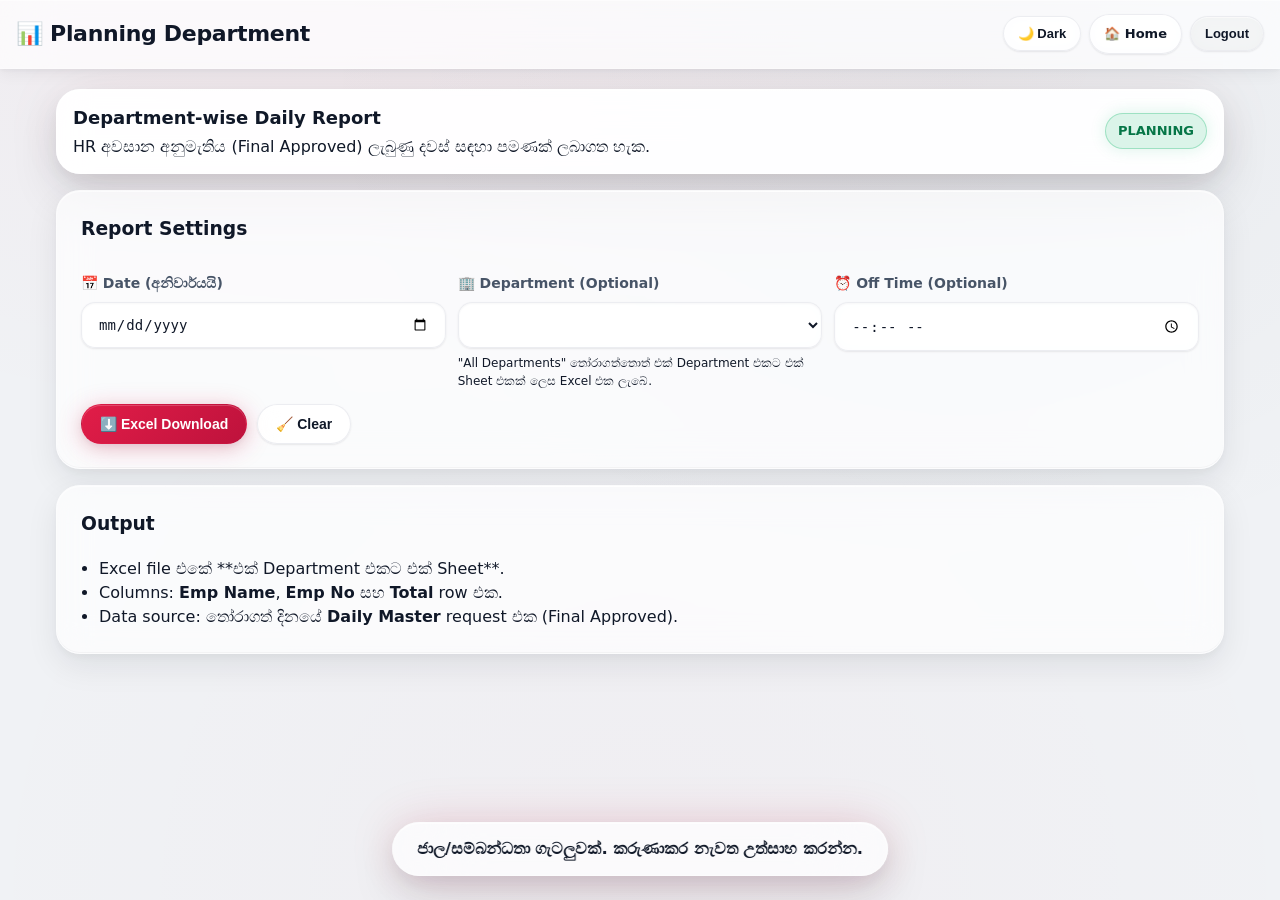
<file: planning.html>
<!doctype html>
<html lang="si">
<head>
  <meta charset="utf-8"/>
  <meta name="viewport" content="width=device-width,initial-scale=1"/>
  <meta name="theme-color" content="#E11D48"/>
  <title>📊 Planning Department - Reports</title>
  <link rel="stylesheet" href="assets/styles.css"/>
  <script src="assets/config.js"></script>
  <script src="assets/app.js"></script>
</head>
<body>

<header>
  <h1>📊 Planning Department</h1>
  <div style="display:flex; gap:8px; align-items:center;">
    <a href="index.html" class="btn ghost small">🏠 Home</a>
    <button class="btn secondary small" onclick="logout()">Logout</button>
  </div>
</header>

<main class="container">
  <div class="card elevated" style="margin-bottom:16px; padding:14px 16px;">
    <div style="display:flex; justify-content:space-between; gap:12px; flex-wrap:wrap; align-items:center;">
      <div>
        <div style="font-weight:900; font-size:18px;">Department-wise Daily Report</div>
        <div class="muted" style="margin-top:4px;">HR අවසාන අනුමැතිය (Final Approved) ලැබුණු දවස් සඳහා පමණක් ලබාගත හැක.</div>
      </div>
      <div class="badge ok" id="meRole" style="height: fit-content;">PLANNING</div>
    </div>
  </div>

  <div class="grid" style="grid-template-columns: 1fr; gap:16px;">
    <div class="card">
      <h3 style="margin-top:0;">Report Settings</h3>

      <div class="grid" style="grid-template-columns: repeat(auto-fit, minmax(220px, 1fr)); gap:12px;">
        <div>
          <label>📅 Date (අනිවාර්යයි)</label>
          <input id="date" type="date" />
        </div>

        <div>
          <label>🏢 Department (Optional)</label>
          <select id="department_id"></select>
          <div class="muted" style="margin-top:6px; font-size:12px;">"All Departments" තෝරාගත්තොත් එක් Department එකට එක් Sheet එකක් ලෙස Excel එක ලැබේ.</div>
        </div>

        <div>
          <label>⏰ Off Time (Optional)</label>
          <input id="off_time" type="time" />
        </div>
      </div>

      <div style="display:flex; gap:10px; flex-wrap:wrap; margin-top:14px;">
        <button class="btn btn-primary" id="btnDownload">⬇️ Excel Download</button>
        <button class="btn ghost" id="btnClear">🧹 Clear</button>
      </div>

      <div id="msg" class="alert error hidden" style="margin-top:12px;"></div>
    </div>

    <div class="card">
      <h3 style="margin-top:0;">Output</h3>
      <ul style="margin:0; padding-left:18px;">
        <li>Excel file එකේ **එක් Department එකට එක් Sheet**.</li>
        <li>Columns: <b>Emp Name</b>, <b>Emp No</b> සහ <b>Total</b> row එක.</li>
        <li>Data source: තෝරාගත් දිනයේ <b>Daily Master</b> request එක (Final Approved).</li>
      </ul>
    </div>
  </div>
</main>

<script>
(async function init(){
  try{
    await guardRole("PLANNING");

    // Default date = today (local)
    const d = new Date();
    const yyyy = d.getFullYear();
    const mm = String(d.getMonth()+1).padStart(2,'0');
    const dd = String(d.getDate()).padStart(2,'0');
    qs("date").value = `${yyyy}-${mm}-${dd}`;

    // Load departments
    const dep = await api("/public/departments");
    const list = dep.departments || [];

    const sel = qs("department_id");
    sel.innerHTML = `<option value="">All Departments</option>` +
      list.map(d=>`<option value="${d.id}">${d.name}</option>`).join("");

  }catch(e){
    toast(e.message || "Error");
  }
})();

function showErr(message){
  const msg = qs("msg");
  msg.textContent = "❌ " + (message || "Error");
  msg.classList.remove("hidden");
}
function clearErr(){
  qs("msg").classList.add("hidden");
}

qs("btnClear").onclick = ()=>{
  qs("department_id").value = "";
  qs("off_time").value = "";
  clearErr();
};

qs("btnDownload").onclick = async ()=>{
  clearErr();
  const date = (qs("date").value || "").trim();
  const department_id = (qs("department_id").value || "").trim();
  const off_time = (qs("off_time").value || "").trim();

  if(!date){
    showErr("කරුණාකර Date තෝරන්න (YYYY-MM-DD)");
    return;
  }

  const token = getToken();
  if(!token){
    location.href = "login.html";
    return;
  }

  const base = (API_BASE_URL || "").replace(/\/$/, "");
  let url = `${base}/reports/daily/department-excel?date=${encodeURIComponent(date)}`;
  if(department_id) url += `&department_id=${encodeURIComponent(department_id)}`;
  if(off_time) url += `&off_time=${encodeURIComponent(off_time)}`;

  const btn = qs("btnDownload");
  btn.disabled = true;
  btn.textContent = "⏳ Downloading...";

  try{
    toast("⏳ බාගත කරමින්...");
    const res = await fetch(url, {
      method: "GET",
      headers: {
        "Authorization": `Bearer ${token}`,
        "Accept": "application/vnd.openxmlformats-officedocument.spreadsheetml.sheet"
      }
    });

    if(!res.ok){
      const t = await res.text();
      let msg = `HTTP ${res.status}`;
      try{
        const j = JSON.parse(t);
        msg = j.error || j.message || msg;
      }catch(_){
        msg = t || msg;
      }
      throw new Error(msg);
    }

    const blob = await res.blob();
    const fname = department_id ? `department-${department_id}-${date}.xlsx` : `department-wise-${date}.xlsx`;

    const a = document.createElement("a");
    a.href = URL.createObjectURL(blob);
    a.download = fname;
    document.body.appendChild(a);
    a.click();
    a.remove();
    setTimeout(()=>URL.revokeObjectURL(a.href), 800);

    toast("✅ Download complete");
  }catch(e){
    showErr(e.message || "Download failed");
  }finally{
    btn.disabled = false;
    btn.textContent = "⬇️ Excel Download";
  }
};
</script>

</body>
</html>
</file>
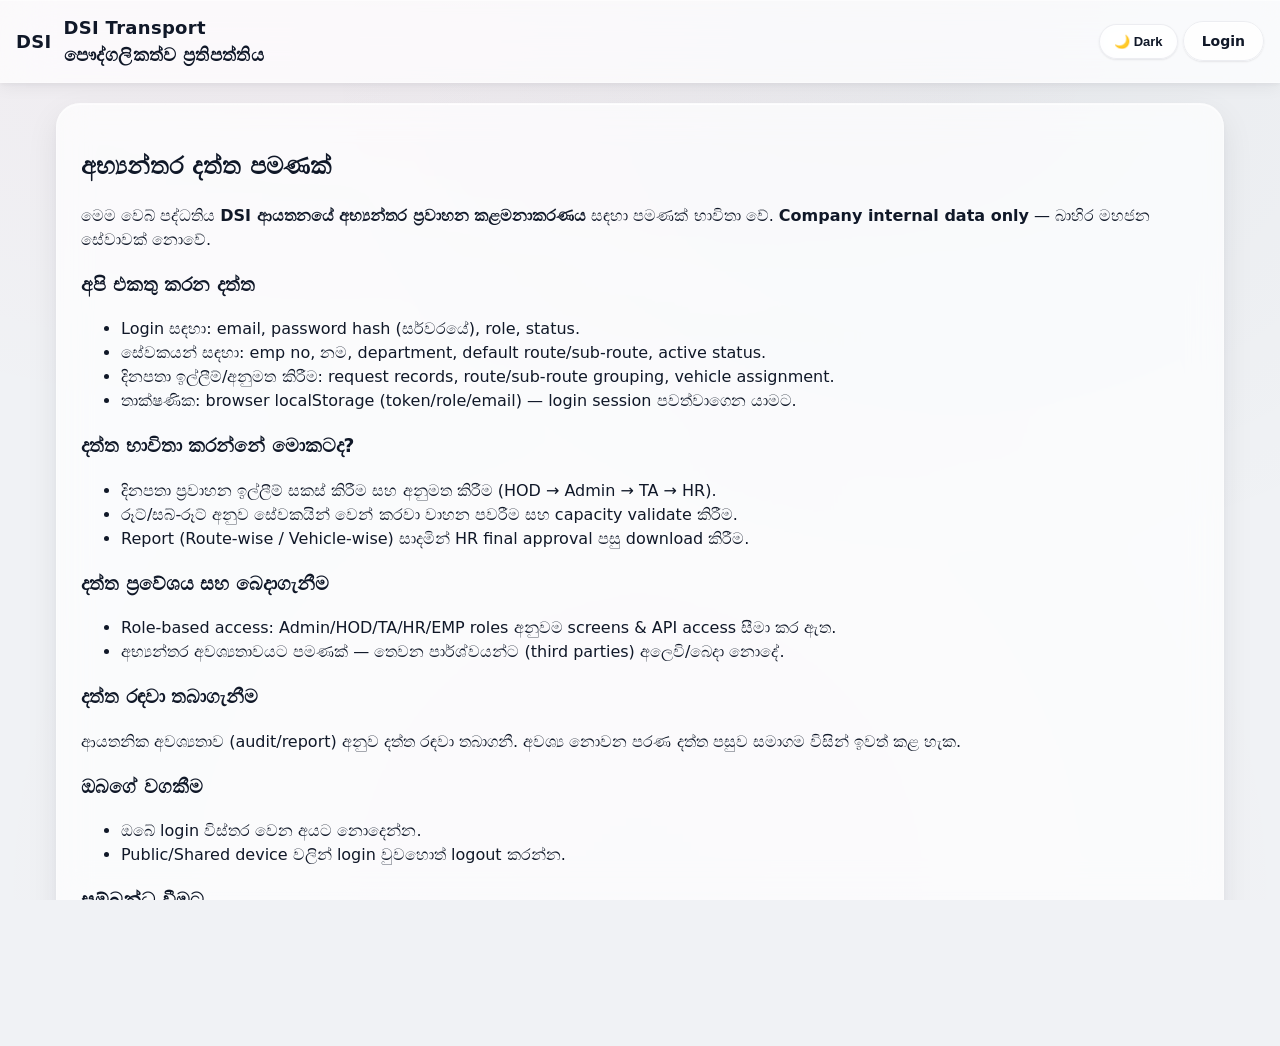
<file: privacy.html>
<!doctype html>
<html lang="si">
<head>
  <meta charset="utf-8" />
  <meta name="viewport" content="width=device-width, initial-scale=1" />
  <title>පෞද්ගලිකත්ව ප්‍රතිපත්තිය | DSI Transport</title>
  <meta http-equiv="Content-Security-Policy" content="default-src 'self'; img-src 'self' data:; style-src 'self' 'unsafe-inline'; script-src 'self' 'unsafe-inline'; connect-src 'self' https://transport-production-e5c7.up.railway.app;" />
  <link rel="stylesheet" href="/assets/styles.css" />
</head>
<body>
  <header>
    <div class="brand">
      <div class="logo">DSI</div>
      <div>
        <div class="title">DSI Transport</div>
        <div class="subtitle">පෞද්ගලිකත්ව ප්‍රතිපත්තිය</div>
      </div>
    </div>
    <div class="right">
      <a class="btn" href="/login.html">Login</a>
    </div>
  </header>

  <main class="container">
    <div class="card">
      <h2>අභ්‍යන්තර දත්ත පමණක්</h2>
      <p class="muted">මෙම වෙබ් පද්ධතිය <b>DSI ආයතනයේ අභ්‍යන්තර ප්‍රවාහන කළමනාකරණය</b> සඳහා පමණක් භාවිතා වේ. <b>Company internal data only</b> — බාහිර මහජන සේවාවක් නොවේ.</p>

      <h3>අපි එකතු කරන දත්ත</h3>
      <ul>
        <li>Login සඳහා: email, password hash (සර්වරයේ), role, status.</li>
        <li>සේවකයන් සඳහා: emp no, නම, department, default route/sub-route, active status.</li>
        <li>දිනපතා ඉල්ලීම්/අනුමත කිරීම: request records, route/sub-route grouping, vehicle assignment.</li>
        <li>තාක්ෂණික: browser localStorage (token/role/email) — login session පවත්වාගෙන යාමට.</li>
      </ul>

      <h3>දත්ත භාවිතා කරන්නේ මොකටද?</h3>
      <ul>
        <li>දිනපතා ප්‍රවාහන ඉල්ලීම් සකස් කිරීම සහ අනුමත කිරීම (HOD → Admin → TA → HR).</li>
        <li>රූට්/සබ්-රූට් අනුව සේවකයින් වෙන් කරවා වාහන පවරීම සහ capacity validate කිරීම.</li>
        <li>Report (Route-wise / Vehicle-wise) සාදමින් HR final approval පසු download කිරීම.</li>
      </ul>

      <h3>දත්ත ප්‍රවේශය සහ බෙදාගැනීම</h3>
      <ul>
        <li>Role-based access: Admin/HOD/TA/HR/EMP roles අනුවම screens & API access සීමා කර ඇත.</li>
        <li>අභ්‍යන්තර අවශ්‍යතාවයට පමණක් — තෙවන පාර්ශ්වයන්ට (third parties) අලෙවි/බෙදා නොදේ.</li>
      </ul>

      <h3>දත්ත රඳවා තබාගැනීම</h3>
      <p class="muted">ආයතනික අවශ්‍යතාව (audit/report) අනුව දත්ත රඳවා තබාගනී. අවශ්‍ය නොවන පරණ දත්ත පසුව සමාගම විසින් ඉවත් කළ හැක.</p>

      <h3>ඔබගේ වගකීම</h3>
      <ul>
        <li>ඔබේ login විස්තර වෙන අයට නොදෙන්න.</li>
        <li>Public/Shared device වලින් login වුවහොත් logout කරන්න.</li>
      </ul>

      <h3>සම්බන්ධ වීමට</h3>
      <p>ඕනෑම පෞද්ගලිකත්ව ගැටළුවක්/පැමිණිල්ලක් සඳහා: <b>contract@dsitransport.top</b></p>
    </div>
  </main>

  <script src="/assets/app.js"></script>
</body>
</html>
</file>
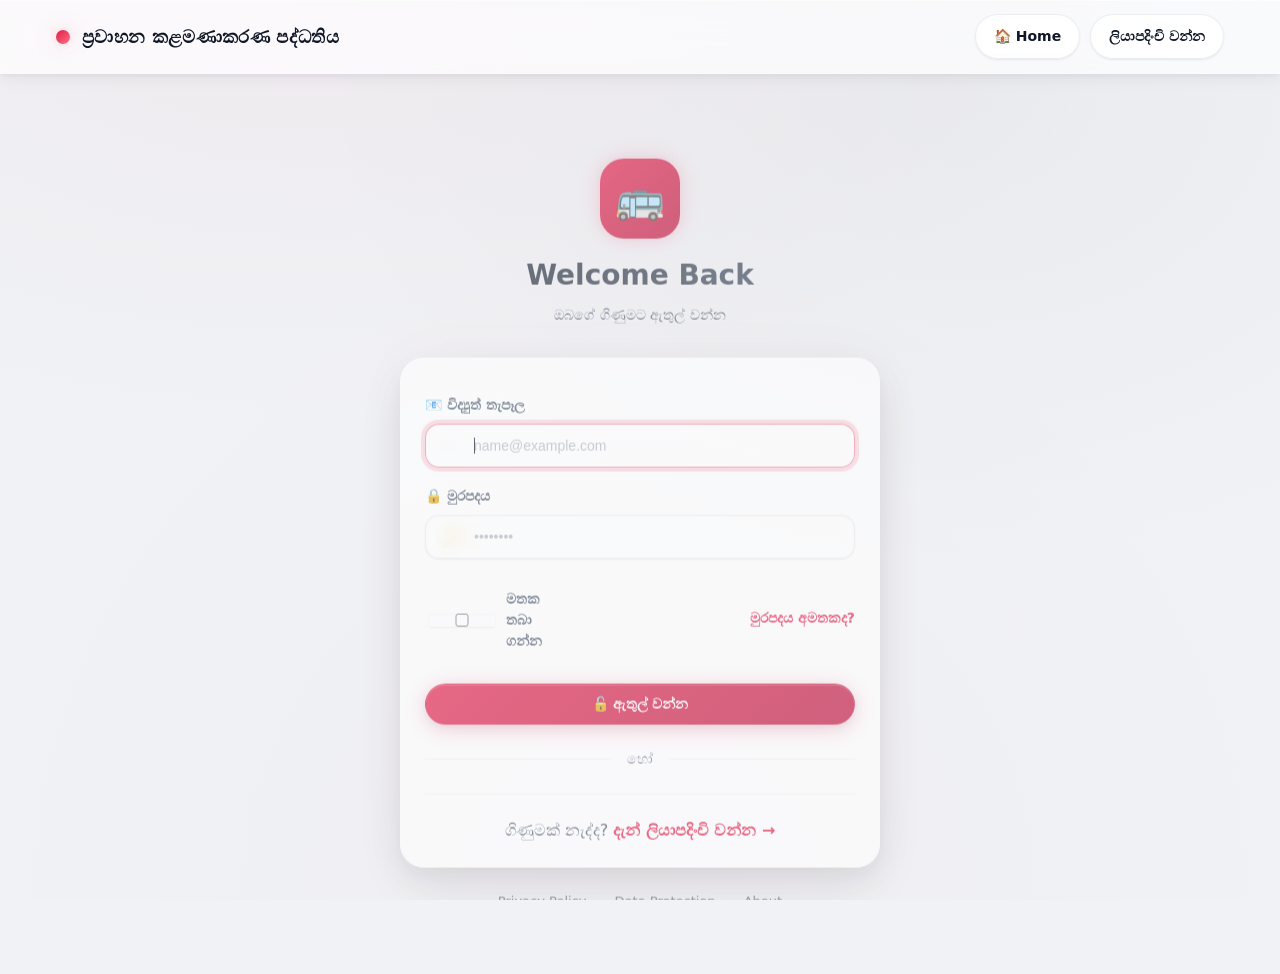
<file: profile.html>
<!doctype html>
<html lang="si">
<head>
  <meta charset="utf-8"/>
  <meta name="viewport" content="width=device-width,initial-scale=1"/>
  <meta name="theme-color" content="#E11D48"/>
  <title>Profile - Transport Management</title>
  <link rel="stylesheet" href="assets/styles.css"/>
  <script src="assets/config.js"></script>
  <script src="assets/app.js"></script>
</head>
<body>

<header>
  <h1>👤 Profile</h1>
  <div style="display:flex; gap:8px; align-items:center;">
    <button class="btn ghost small" onclick="history.back()">⬅️ Back</button>
    <button class="btn secondary small" onclick="logout()">Logout</button>
  </div>
</header>

<main class="container">
  <div class="card elevated" style="margin-bottom:14px;">
    <h2 class="h2">මගේ ගිණුම</h2>
    <hr/>
    <div id="meBox" class="small">Loading...</div>
  </div>

  <div class="card elevated">
    <h2 class="h2">🔐 Two‑Factor Authentication (2FA)</h2>
    <p class="mini">Authenticator app (TOTP) 2FA enable/disable. Backend support නැත්තම් “Not available” ලෙස පෙන්වයි.</p>
    <hr/>
    <div id="twofaStatus" class="alert info">Loading...</div>

    <div class="btnrow" style="margin-top:12px;">
      <button class="btn btn-primary" onclick="start2FA()">Enable / Setup</button>
      <button class="btn secondary" onclick="disable2FA()">Disable</button>
      <button class="btn ghost" onclick="refresh2FA()">Refresh</button>
    </div>

    <div id="twofaBox" style="margin-top:12px;"></div>
  </div>
</main>

<script>
function esc(s){ return String(s??'').replace(/[&<>"']/g, (c)=>({ '&':'&amp;','<':'&lt;','>':'&gt;','"':'&quot;',"'":'&#39;' }[c])); }

async function guardAny(){
  const r = await loadMe();
  if(!r || !r.me){ location.href="login.html"; return null; }
  return r.me;
}

async function init(){
  const me = await guardAny();
  if(!me) return;
  document.getElementById("meBox").innerHTML =
    `<div><strong>Email:</strong> ${esc(me.email||'')}</div>
     <div><strong>Role:</strong> ${esc(me.role||'')}</div>`;
  await refresh2FA();
}

async function refresh2FA(){
  const st = document.getElementById("twofaStatus");
  const box = document.getElementById("twofaBox");
  box.innerHTML = "";
  try{
    const d = await api("/auth/2fa/status");
    st.className = d.enabled ? "alert ok" : "alert warn";
    st.textContent = d.enabled ? "✅ 2FA Enabled" : "⚠️ 2FA Disabled";
  }catch(e){
    st.className = "alert info";
    st.textContent = "ℹ️ 2FA Not available (backend endpoint missing)";
  }
}

async function start2FA(){
  const box = document.getElementById("twofaBox");
  box.innerHTML = "";
  try{
    const d = await api("/auth/2fa/setup", { method:"POST" });
    box.innerHTML =
      `<div class="card soft" style="margin-top:10px;">
        <div class="small"><strong>Secret:</strong> <code>${esc(d.secret||'')}</code></div>
        <div class="mini" style="margin-top:6px;">Authenticator app එකට add කරලා, verify code එක submit කරන්න.</div>
        <div style="margin-top:10px;">
          <label>Verify code</label>
          <input id="vcode" placeholder="123456" inputmode="numeric"/>
        </div>
        <div class="btnrow" style="margin-top:10px;">
          <button class="btn btn-primary" onclick="verify2FA()">Verify & Enable</button>
        </div>
      </div>`;
  }catch(e){ toast("❌ "+e.message); }
}

async function verify2FA(){
  const code = document.getElementById("vcode")?.value?.trim();
  if(!code){ toast("⚠️ Code එක දාන්න"); return; }
  try{
    await api("/auth/2fa/verify", { method:"POST", body: JSON.stringify({ code }) });
    toast("✅ 2FA Enabled");
    document.getElementById("twofaBox").innerHTML = "";
    await refresh2FA();
  }catch(e){ toast("❌ "+e.message); }
}

async function disable2FA(){
  if(!confirm("2FA Disable කරන්නද?")) return;
  try{
    await api("/auth/2fa/disable", { method:"POST" });
    toast("✅ Disabled");
    await refresh2FA();
  }catch(e){ toast("❌ "+e.message); }
}

init().catch(e=>{ console.error(e); location.href="login.html"; });
</script>

</body>
</html>
</file>
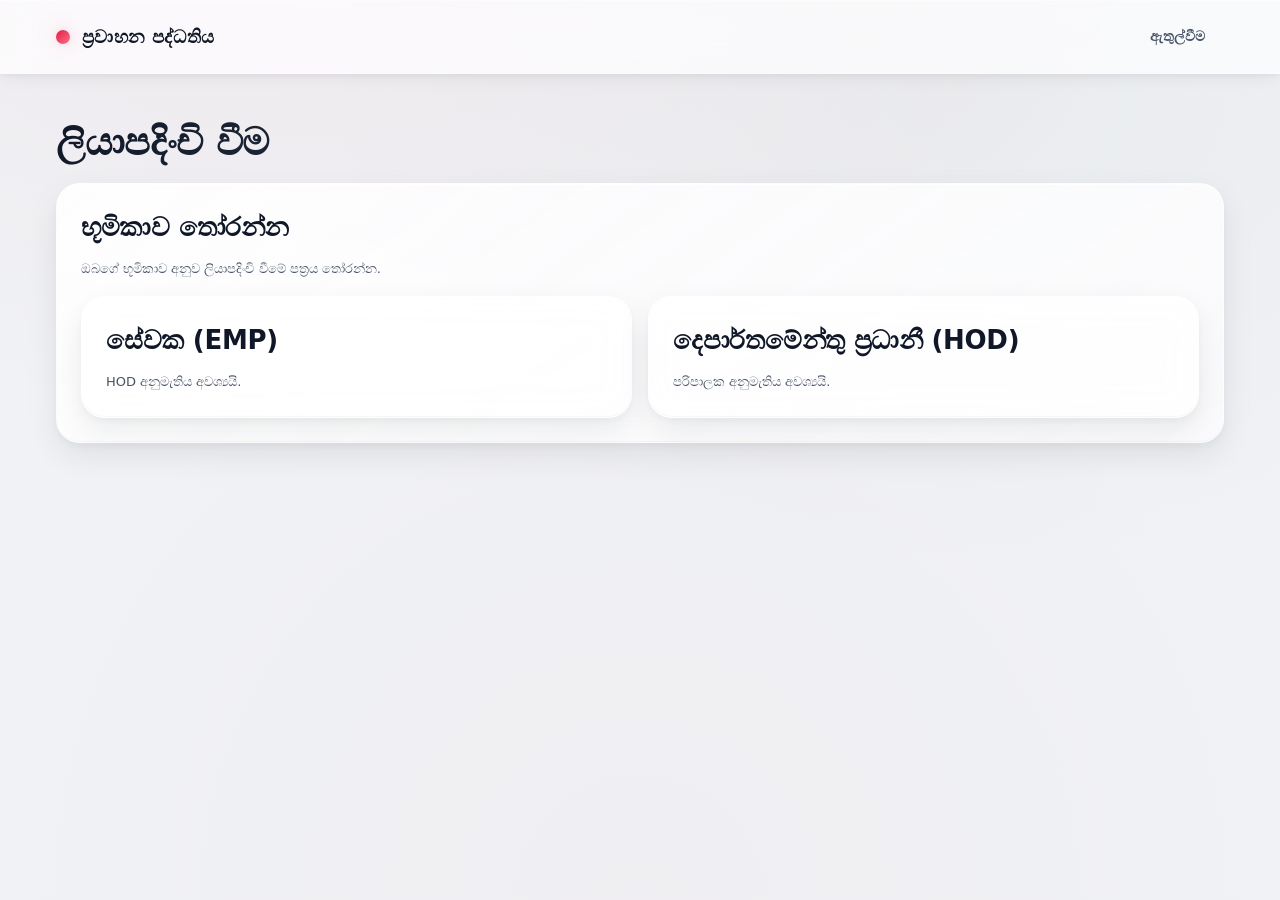
<file: register.html>
<!doctype html><html><head>
<meta charset="utf-8"/><meta name="viewport" content="width=device-width,initial-scale=1"/>
<title>ලියාපදිංචි වීම</title>
<link rel="stylesheet" href="assets/styles.css"/>
<script src="assets/config.js"></script>
<script src="assets/app.js"></script>
</head><body>
<div class="topbar"><div class="inner">
<div class="brand"><span class="dot"></span> ප්‍රවාහන පද්ධතිය</div>
<div class="nav"><a class="btn btn-ghost" href="login.html">ඇතුල්වීම</a></div>
</div></div>
<div class="container">
<h1 class="h1">ලියාපදිංචි වීම</h1>
<div class="card soft">
<h2 class="h2">භූමිකාව තෝරන්න</h2>
<p class="p-muted mini">ඔබගේ භූමිකාව අනුව ලියාපදිංචි වීමේ පත්‍රය තෝරන්න.</p>
<div class="grid two section">
  <a class="card" href="register_emp.html"><h2 class="h2">සේවක (EMP)</h2><p class="p-muted mini">HOD අනුමැතිය අවශ්‍යයි.</p></a>
  <a class="card" href="register_hod.html"><h2 class="h2">දෙපාර්තමේන්තු ප්‍රධානී (HOD)</h2><p class="p-muted mini">පරිපාලක අනුමැතිය අවශ්‍යයි.</p></a>
</div>
</div>
</div></body></html>
</file>
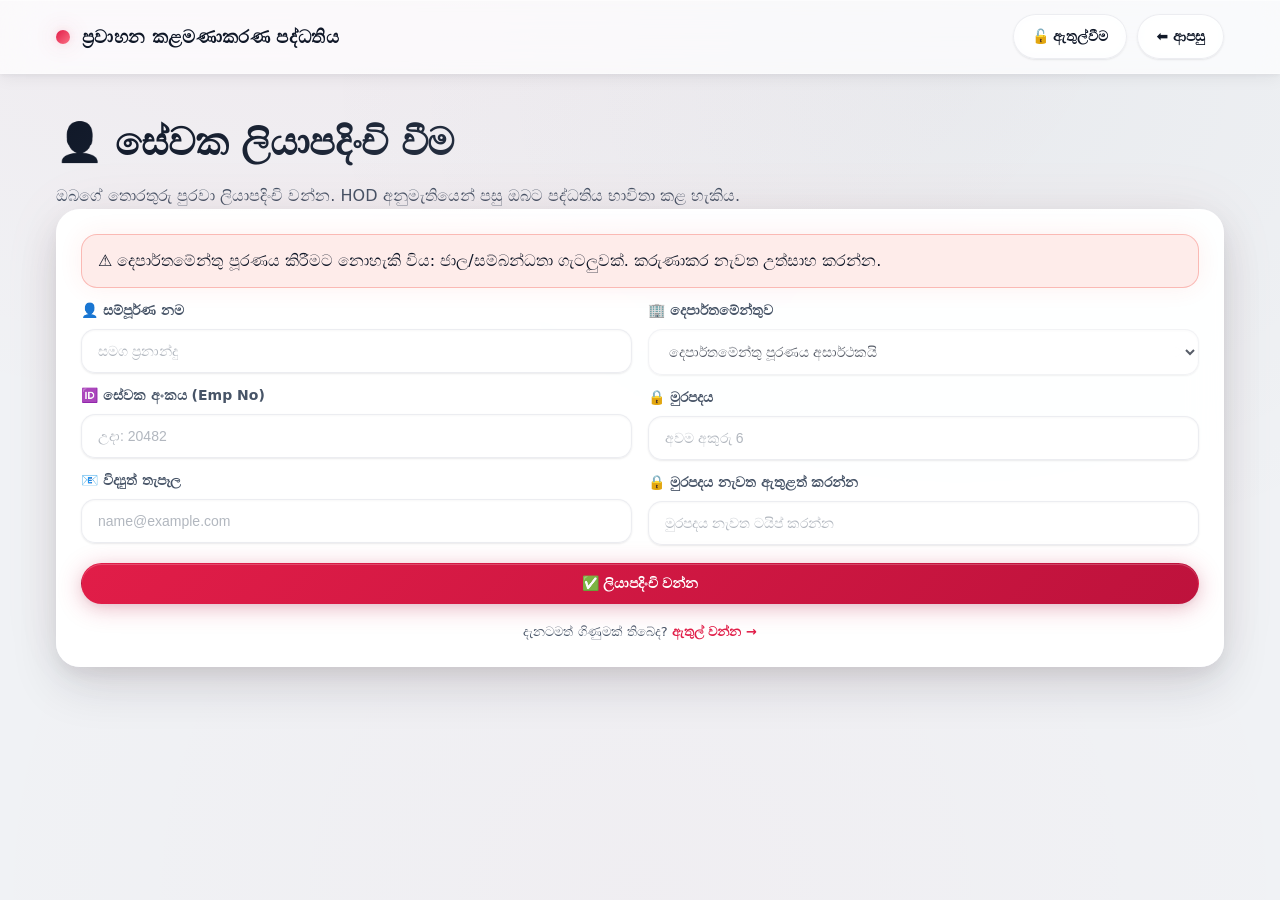
<file: register_emp.html>
<!doctype html>
<html lang="si">
<head>
  <meta charset="utf-8"/>
  <meta name="viewport" content="width=device-width,initial-scale=1"/>
  <meta name="theme-color" content="#E11D48"/>
  <title>👤 සේවක ලියාපදිංචි වීම</title>
  <link rel="stylesheet" href="assets/styles.css"/>
  <script src="assets/config.js"></script>
  <script src="assets/app.js"></script>
  <style>
    .form-section {
      animation: fadeIn 0.4s ease;
    }
    @keyframes fadeIn {
      from { opacity: 0; transform: translateY(10px); }
      to { opacity: 1; transform: translateY(0); }
    }
  </style>
</head>
<body>

<div class="topbar">
  <div class="inner">
    <div class="brand">
      <span class="dot"></span> 
      ප්‍රවාහන කළමණාකරණ පද්ධතිය
    </div>
    <div class="nav">
      <a class="btn ghost" href="login.html">🔓 ඇතුල්වීම</a>
      <a class="btn" href="register.html">⬅️ ආපසු</a>
    </div>
  </div>
</div>

<div class="container">
  <h1 class="h1">👤 සේවක ලියාපදිංචි වීම</h1>
  <p class="p-muted">ඔබගේ තොරතුරු පුරවා ලියාපදිංචි වන්න. HOD අනුමැතියෙන් පසු ඔබට පද්ධතිය භාවිතා කළ හැකිය.</p>
  
  <div class="card elevated form-section">
    
    <!-- Loading Indicator -->
    <div id="loadingDepts" class="alert" style="display:none;">
      ⏳ දෙපාර්තමේන්තු පූරණය වෙමින්...
    </div>
    
    <!-- Error Alert -->
    <div id="deptError" class="alert error hidden"></div>
    
    <!-- Success/Error Message -->
    <div id="msg" class="alert hidden"></div>
    
    <div class="grid two">
      <div>
        <label>👤 සම්පූර්ණ නම</label>
        <input 
          id="emp_name" 
          placeholder="සමග ප්‍රනාන්දු"
          autocomplete="name"
          required
        />
        
        <label>🆔 සේවක අංකය (Emp No)</label>
        <input 
          id="emp_no" 
          placeholder="උදා: 20482"
          autocomplete="off"
          required
        />
        
        <label>📧 විද්‍යුත් තැපෑල</label>
        <input 
          id="email" 
          type="email" 
          placeholder="name@example.com"
          autocomplete="email"
          required
        />
      </div>
      
      <div>
        <label>🏢 දෙපාර්තමේන්තුව</label>
        <select id="department_id" required>
          <option value="">⏳ පූරණය වෙමින්...</option>
        </select>
        
        <label>🔒 මුරපදය</label>
        <input 
          id="password" 
          type="password" 
          placeholder="අවම අකුරු 6"
          autocomplete="new-password"
          minlength="6"
          required
        />
        
        <label>🔒 මුරපදය නැවත ඇතුළත් කරන්න</label>
        <input 
          id="password_confirm" 
          type="password" 
          placeholder="මුරපදය නැවත ටයිප් කරන්න"
          autocomplete="new-password"
          minlength="6"
          required
        />
      </div>
    </div>
    
    <div class="toolbar" style="margin-top:18px;">
      <div class="btnrow" style="width:100%;">
        <button class="btn btn-primary" id="btnReg" style="width:100%; justify-content:center;">
          ✅ ලියාපදිංචි වන්න
        </button>
      </div>
    </div>
    
    <p class="p-muted" style="margin-top:18px; text-align:center; font-size:13px;">
      දැනටමත් ගිණුමක් තිබේද? 
      <a href="login.html" style="color:var(--brand); font-weight:700;">ඇතුල් වන්න →</a>
    </p>
  </div>
</div>

<script>
// Load departments with error handling
(async ()=>{
  const sel = document.getElementById("department_id");
  const loadingDiv = document.getElementById("loadingDepts");
  const errorDiv = document.getElementById("deptError");
  
  try {
    // Show loading
    loadingDiv.style.display = 'block';
    sel.disabled = true;
    
    const d = await api("/public/departments");
    const departments = d.departments || [];
    
    if(departments.length === 0) {
      throw new Error("දෙපාර්තමේන්තු හමු නොවීය");
    }
    
    // Populate dropdown
    sel.innerHTML = '<option value="">-- තෝරන්න --</option>' + 
      departments.map(x => `<option value="${x.id}">${x.name}</option>`).join("");
    
    // Hide loading
    loadingDiv.style.display = 'none';
    sel.disabled = false;
    
  } catch(e) {
    console.error('Department load error:', e);
    
    // Show error
    loadingDiv.style.display = 'none';
    errorDiv.textContent = "⚠️ දෙපාර්තමේන්තු පූරණය කිරීමට නොහැකි විය: " + e.message;
    errorDiv.classList.remove("hidden");
    
    // Fallback dropdown
    sel.innerHTML = '<option value="">දෙපාර්තමේන්තු පූරණය අසාර්ථකයි</option>';
    sel.disabled = true;
  }
})();

// Form validation helper
function validateForm() {
  const emp_name = document.getElementById("emp_name").value.trim();
  const emp_no = document.getElementById("emp_no").value.trim();
  const email = document.getElementById("email").value.trim();
  const department_id = document.getElementById("department_id").value;
  const password = document.getElementById("password").value;
  const password_confirm = document.getElementById("password_confirm").value;
  
  if(!emp_name) return "⚠️ කරුණාකර ඔබගේ නම ඇතුළත් කරන්න";
  if(!emp_no) return "⚠️ කරුණාකර සේවක අංකය ඇතුළත් කරන්න";
  if(!email) return "⚠️ කරුණාකර විද්‍යුත් තැපෑල ඇතුළත් කරන්න";
  if(!email.includes('@')) return "⚠️ වලංගු විද්‍යුත් තැපැල් ලිපිනයක් ඇතුළත් කරන්න";
  if(!department_id) return "⚠️ කරුණාකර දෙපාර්තමේන්තුව තෝරන්න";
  if(!password) return "⚠️ කරුණාකර මුරපදයක් ඇතුළත් කරන්න";
  if(password.length < 6) return "⚠️ මුරපදය අවම අකුරු 6ක් විය යුතුය";
  if(password !== password_confirm) return "⚠️ මුරපද ගැලපෙන්නේ නැත. නැවත පරීක්ෂා කරන්න";
  
  return null;
}

// Registration handler
document.getElementById("btnReg").onclick = async ()=>{
  const msg = document.getElementById("msg");
  const btn = document.getElementById("btnReg");
  
  // Validate
  const validationError = validateForm();
  if(validationError) {
    msg.textContent = validationError;
    msg.className = "alert error";
    return;
  }
  
  const payload = {
    emp_name: document.getElementById("emp_name").value.trim(),
    emp_no: document.getElementById("emp_no").value.trim(),
    email: document.getElementById("email").value.trim(),
    department_id: document.getElementById("department_id").value,
    password: document.getElementById("password").value
  };
  
  msg.className = "alert hidden";
  btn.disabled = true;
  btn.textContent = "⏳ යොමු කරමින්...";
  
  try {
    const response = await api("/auth/register", { 
      method: "POST", 
      body: JSON.stringify(payload) 
    });
    
    // Success
    msg.textContent = "✅ සාර්ථකයි! ඔබගේ ගිණුම HOD අනුමැතිය සඳහා යොමු කර ඇත. ඔබට විද්‍යුත් තැපෑලෙන් දැනුම්දීමක් ලැබෙනු ඇත.";
    msg.className = "alert ok";
    
    // Clear form
    document.getElementById("emp_name").value = "";
    document.getElementById("emp_no").value = "";
    document.getElementById("email").value = "";
    document.getElementById("department_id").value = "";
    document.getElementById("password").value = "";
    document.getElementById("password_confirm").value = "";
    
    btn.textContent = "✅ ලියාපදිංචි වන්න";
    btn.disabled = false;
    
    // Redirect after 3 seconds
    setTimeout(() => {
      location.href = "login.html";
    }, 3000);
    
  } catch(e) {
    console.error('Registration error:', e);
    
    // Enhanced error messages
    let errorMsg = e.message || "ලියාපදිංචිය අසාර්ථකයි";
    
    // Make errors more user-friendly
    if(errorMsg.includes("duplicate") || errorMsg.includes("exists")) {
      errorMsg = "⚠️ මෙම විද්‍යුත් තැපෑල හෝ සේවක අංකය දැනටමත් භාවිතා වේ";
    } else if(errorMsg.includes("invalid") || errorMsg.includes("validation")) {
      errorMsg = "⚠️ කරුණාකර සියලු තොරතුරු නිවැරදිව පුරවා ඇති දැයි සලකා බලන්න";
    } else if(errorMsg.includes("network") || errorMsg.includes("fetch")) {
      errorMsg = "⚠️ සර්වර් සම්බන්ධතා ගැටලුවක්. කරුණාකර නැවත උත්සාහ කරන්න";
    } else if(errorMsg.includes("500") || errorMsg.includes("Server error")) {
      errorMsg = "⚠️ සර්වර් දෝෂයක්. කරුණාකර පසුව නැවත උත්සාහ කරන්න";
    }
    
    msg.textContent = "❌ " + errorMsg;
    msg.className = "alert error";
    btn.textContent = "✅ ලියාපදිංචි වන්න";
    btn.disabled = false;
  }
};

// Enter key support
document.querySelectorAll('input').forEach((input, index, inputs) => {
  input.addEventListener('keypress', (e) => {
    if(e.key === 'Enter') {
      e.preventDefault();
      if(index < inputs.length - 1) {
        inputs[index + 1].focus();
      } else {
        document.getElementById("btnReg").click();
      }
    }
  });
});
</script>

</body>
</html>
</file>
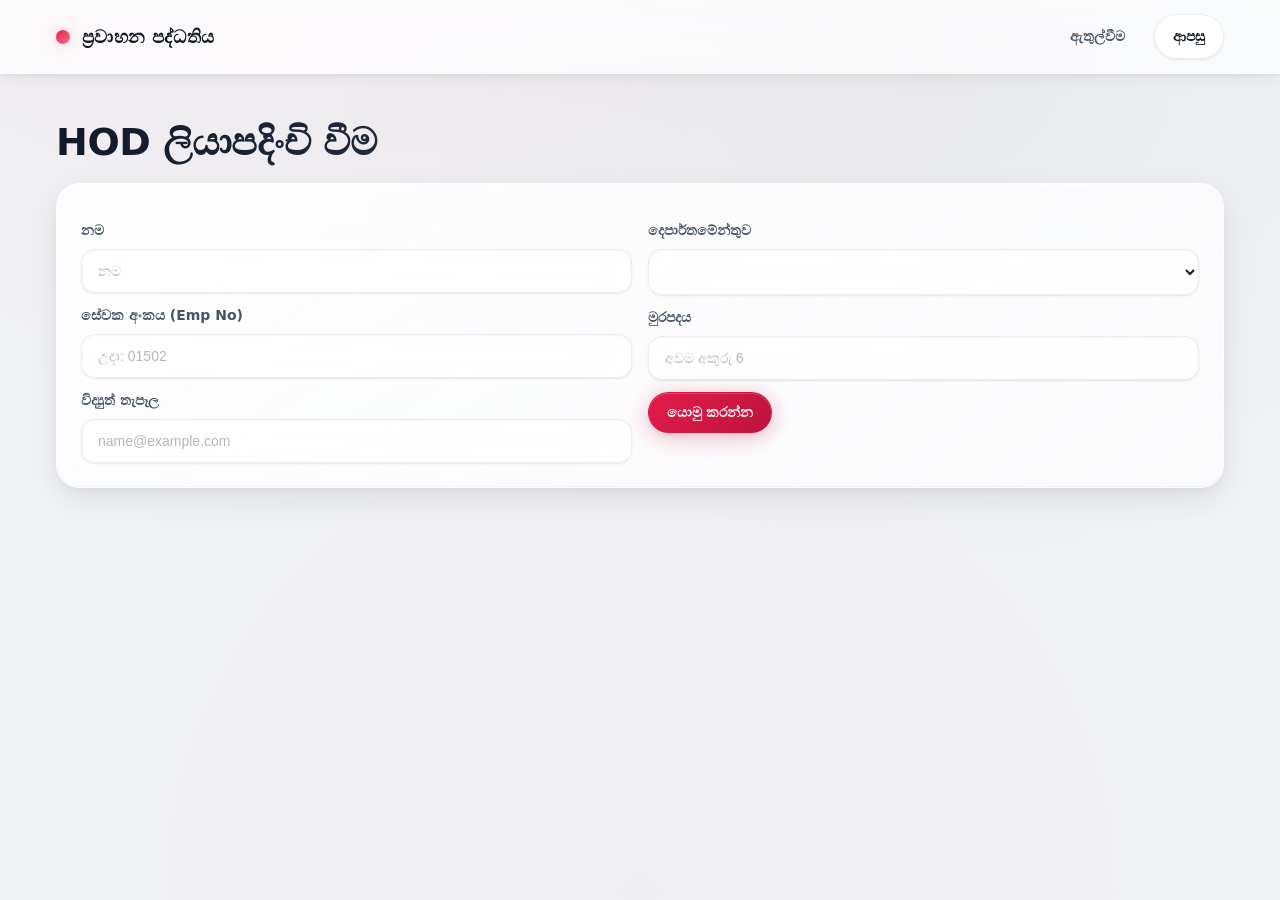
<file: register_hod.html>
<!doctype html><html><head>
<meta charset="utf-8"/><meta name="viewport" content="width=device-width,initial-scale=1"/>
<title>HOD ලියාපදිංචි වීම</title>
<link rel="stylesheet" href="assets/styles.css"/>
<script src="assets/config.js"></script>
<script src="assets/app.js"></script>
</head><body>
<div class="topbar"><div class="inner">
<div class="brand"><span class="dot"></span> ප්‍රවාහන පද්ධතිය</div>
<div class="nav"><a class="btn btn-ghost" href="login.html">ඇතුල්වීම</a><a class="btn" href="register.html">ආපසු</a></div>
</div></div>
<div class="container">
<h1 class="h1">HOD ලියාපදිංචි වීම</h1>
<div class="card soft">
  <div class="grid two">
    <div>
      <label>නම</label>
      <input id="hod_name" placeholder="නම"/>
      <label>සේවක අංකය (Emp No)</label>
      <input id="emp_no" placeholder="උදා: 01502"/>
      <label>විද්‍යුත් තැපෑල</label>
      <input id="email" type="email" placeholder="name@example.com"/>
    </div>
    <div>
      <label>දෙපාර්තමේන්තුව</label>
      <select id="department_id"></select>
      <label>මුරපදය</label>
      <input id="password" type="password" placeholder="අවම අකුරු 6"/>
      <div class="toolbar">
        <div class="btnrow"><button class="btn btn-primary" id="btnReg">යොමු කරන්න</button></div>
      </div>
      <div id="msg" class="alert hidden"></div>
    </div>
  </div>
</div>
</div>
<script>
(async ()=>{
  try{
    const d = await api("/public/departments");
    const sel = document.getElementById("department_id");
    sel.innerHTML = '<option value="">තෝරන්න</option>' + (d.departments||[]).map(x=>`<option value="${x.id}">${x.name}</option>`).join("");
  }catch(e){}
})();
document.getElementById("btnReg").onclick = async ()=>{
  const payload = {
    hod_name: document.getElementById("hod_name").value.trim(),
    emp_no: document.getElementById("emp_no").value.trim(),
    email: document.getElementById("email").value.trim(),
    department_id: document.getElementById("department_id").value,
    password: document.getElementById("password").value
  };
  const msg = document.getElementById("msg");
  msg.className = "alert hidden";
  try{
    await api("/auth/register-hod", { method:"POST", body: JSON.stringify(payload) });
    msg.textContent = "සාර්ථකයි. ඔබගේ HOD ගිණුම පරිපාලක අනුමැතිය සඳහා යොමු කර ඇත.";
    msg.classList.remove("hidden"); msg.classList.add("ok");
  }catch(e){
    msg.textContent = e.message || "අසමත් විය";
    msg.classList.remove("hidden"); msg.classList.add("error");
  }
};
</script>
</body></html>
</file>
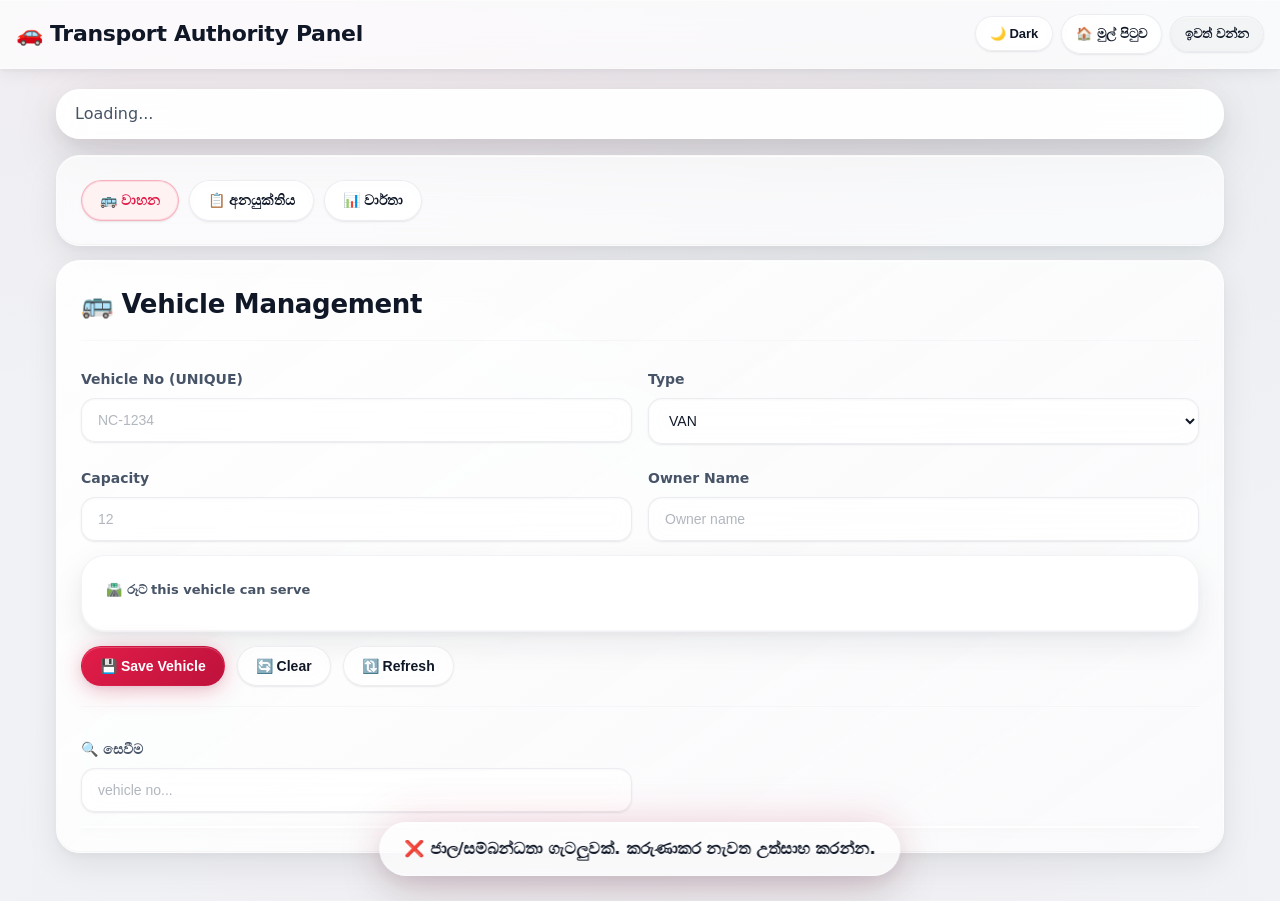
<file: ta.html>
<!doctype html>
<html lang="si">
<head>
  <meta charset="utf-8" />
  <meta name="viewport" content="width=device-width,initial-scale=1" />
  <meta name="theme-color" content="#E11D48" />
  <title>Transport Authority Dashboard - Transport Management</title>
  <link rel="stylesheet" href="assets/styles.css" />
  <script src="assets/config.js"></script>
  <script src="assets/app.js"></script>
</head>
<body>

<!-- Glassmorphic Header -->
<header>
  <h1>🚗 Transport Authority Panel</h1>
  <div style="display:flex; gap:8px; align-items:center;">
    <a href="javascript:void(0)" class="btn ghost small" onclick="goHome()">🏠 මුල් පිටුව</a>
    <button class="btn secondary small" onclick="logout()">ඉවත් වන්න</button>
  </div>
</header>

<main class="container">
  <!-- User Info Card -->
  <div class="card elevated" id="meBox" style="margin-bottom:16px; padding:12px 18px;">
    <span style="color: var(--muted);">Loading...</span>
  </div>

  <!-- Tab Navigation -->
  <div class="card" style="margin-bottom:14px;">
    <div class="tabs">
      <button class="btn active" id="tabVehicles" onclick="setTab('vehicles')">🚌 වාහන</button>
      <button class="btn" id="tabAssign" onclick="setTab('assign')">📋 අනයුක්තිය</button>
      <button class="btn" id="tabReports" onclick="setTab('reports')">📊 වාර්තා</button>
    </div>
  </div>

  <!-- වාහන -->
  <div class="card soft" id="pane_vehicles">
    <h2 class="h2">🚌 Vehicle Management</h2>
    <hr/>

    <div class="grid two" style="margin-top:14px;">
      <div>
        <label>Vehicle No (UNIQUE)</label>
        <input id="vNo" placeholder="NC-1234" />
      </div>
      <div>
        <label>Type</label>
        <select id="vType">
          <option value="VAN">VAN</option>
          <option value="BUS">BUS</option>
          <option value="TUKTUK">TUKTUK</option>
        </select>
      </div>
    </div>

    <div class="grid two" style="margin-top:12px;">
      <div>
        <label>Capacity</label>
        <input id="vCap" type="number" min="1" placeholder="12" />
      </div>
      <div>
        <label>Owner Name</label>
        <input id="vOwner" placeholder="Owner name" />
      </div>
    </div>

    <div class="card" style="background:#fff; border:1px solid var(--border); margin-top:14px;">
      <div class="mini" style="margin-bottom:8px; font-weight:600;">🛣️ රූට් this vehicle can serve</div>
      <div id="routeChecks" class="small"></div>
    </div>

    <div class="btnrow" style="margin-top:14px;">
      <button class="btn btn-primary" onclick="saveVehicle()">💾 Save Vehicle</button>
      <button class="btn ghost" onclick="clearVehicleForm()">🔄 Clear</button>
      <button class="btn ghost" onclick="loadVehicles()">🔃 Refresh</button>
    </div>

    <hr style="margin:20px 0;"/>

    <div class="grid two" style="margin-bottom:14px;">
      <div>
        <label>🔍 සෙවීම</label>
        <input id="vehSearch" placeholder="vehicle no..." oninput="renderVehicles()" />
      </div>
      <div></div>
    </div>

    <div class="table-wrap">
      <div id="vehList"></div>
    </div>
  </div>

  <!-- Assignments -->
  <div class="card soft" id="pane_assign" style="display:none;">
    <h2 class="h2">📋 Assign වාහන to රූට්</h2>
    <hr/>

    <div class="grid two" style="margin-top:14px;">
      <div>
        <label>Select Request (Admin අනුමත කරන්න)</label>
        <select id="reqSelect" onchange="selectRequest()"></select>
        <div class="mini" style="margin-top:6px;">
          Request එක select කරලා routes load වෙනවා. එක් route එකකට වාහන කීයක් හෝ එකතු කරන්න පුළුවන්.
          <br/>
          💡 <strong>ඕනෑම වාහනයක් ඕනෑම රූට් එකකට දාන්න පුළුවන්.</strong> ⭐ සලකුණ කර ඇති වාහන සාමාන්‍යයෙන් එම රූට් එකේ යන වාහන (යොමු සඳහා පමණි).
        </div>
      </div>
      <div>
        <label>Quick Actions</label>
        <div class="btnrow" style="margin-top:6px;">
          <button class="btn ghost" onclick="reloadCurrent()">🔄 Reload</button>
          <button class="btn btn-primary" onclick="submitTA()">✅ Submit TA (Capacity Check)</button>
        </div>
      </div>
    </div>

    <div id="reqMeta" class="alert" style="margin-top:14px;"></div>
    <hr/>
    <div id="groupsBox" class="small">Select a request...</div>
  </div>

  <!-- Reports -->
  <div class="card soft" id="pane_reports" style="display:none;">
    <h2 class="h2">📊 වාර්තා බාගත කිරීම</h2>
    <hr/>
    <div class="alert info" style="margin-bottom:14px;">
      Reports download කරන්නේ HR Final Approval පස්සේම. Request එක select කරලා download කරන්න.
    </div>
    
    <div class="grid two">
      <div>
        <label>📆 දිනය</label>
        <input id="repDate" type="date" />
      </div>
      <div>
        <label>Actions</label>
        <div class="btnrow" style="margin-top:6px;">
          <button class="btn btn-primary" onclick="downloadRouteReport()">📄 Route-wise PDF</button>
          <button class="btn secondary" onclick="downloadVehicleReport()">📄 Vehicle PDF</button>
        </div>
      </div>
    </div>
    <p class="mini" style="margin-top:10px;">💡 If your browser blocks downloads, open the URL in new tab.</p>
  </div>

</main>

<script>
let ME=null;
let VEH=[];
let REQS=[];
let CURRENT_REQ=null;
let GROUPS=[];
let ASSIGN=[]; // flat list of assignments per route

let EDIT_VEH_ID = null;

function setTab(tab){
  const tabs = ["vehicles","assign","reports"];
  for(const t of tabs){
    qs("pane_"+t).style.display = (t===tab) ? "" : "none";
    qs("tab"+t.charAt(0).toUpperCase()+t.slice(1)).classList.toggle("active", t===tab);
  }
}

function routeName(id){
  const r = ROUTE_TREE?.routes?.find(x => String(x.id)===String(id));
  return r ? `${r.route_no} - ${r.route_name}` : "";
}

async function guard(){
  ME = await guardRole("TA");
  if(!ME) return;
  qs("meBox").innerHTML = `<strong style="color: var(--brand);">${ME.role}</strong> <span style="color: var(--muted);">|</span> <span style="color: var(--text-secondary);">${ME.email}</span>`;
}

function renderRouteChecks(selectedIds=[]){
  const selSet = new Set(selectedIds.map(x=>String(x)));
  let html = "";
  for(const r of ROUTE_TREE.routes){
    const id = r.id;
    const checked = selSet.has(String(id)) ? "checked" : "";
        html += `<label class="route-check-item"><input type="checkbox" class="routeChk" value="${id}" ${checked} /><span>${r.route_no} - ${r.route_name}</span></label>`;
  }
  qs("routeChecks").innerHTML = html || "<span class='mini'>⚠️ No routes found (Admin must create routes first)</span>";
}

function selectedRouteIds(){
  return qsa(".routeChk:checked").map(x => parseInt(x.value,10));
}

async function loadVehicles(){
  const d = await api("/ta/vehicles");
  VEH = d.vehicles || [];
  renderVehicles();
}

function renderVehicles(){
  const q = (qs("vehSearch").value||"").toLowerCase();
  const list = VEH.filter(v => (v.vehicle_no||"").toLowerCase().includes(q));
  let html = "<table><thead><tr><th>Vehicle No</th><th>Type</th><th>Capacity</th><th>Owner</th><th>Routes</th><th>Action</th></tr></thead><tbody>";
  for(const v of list){
    const rnames = (v.route_ids||[]).map(id => routeName(id)).filter(Boolean).join(", ");
    html += `<tr>
      <td><strong>${v.vehicle_no}</strong><br/><span class="mini">ID: ${v.id}</span></td>
      <td><span class="badge">${v.vehicle_type}</span></td>
      <td>${v.capacity}</td>
      <td>${v.owner_name}</td>
      <td class="mini">${rnames || "-"}</td>
      <td><button class="btn small" onclick="editVehicle(${v.id})">✏️ Edit</button></td>
    </tr>`;
  }
  html += "</tbody></table>";
  qs("vehList").innerHTML = html;
}

function clearVehicleForm(){
  EDIT_VEH_ID = null;
  qs("vNo").value="";
  qs("vType").value="VAN";
  qs("vCap").value="";
  qs("vOwner").value="";
  renderRouteChecks([]);
}

function editVehicle(id){
  const v = VEH.find(x=>x.id===id);
  if(!v) return;
  EDIT_VEH_ID = id;
  qs("vNo").value = v.vehicle_no;
  qs("vType").value = v.vehicle_type;
  qs("vCap").value = v.capacity;
  qs("vOwner").value = v.owner_name;
  renderRouteChecks(v.route_ids||[]);
  toast("✏️ Editing vehicle ID: " + id);
  setTab("vehicles");
}

async function saveVehicle(){
  try{
    const vno = qs("vNo").value.trim();
    const vtype = qs("vType").value;
    const cap = parseInt(qs("vCap").value,10);
    const owner = qs("vOwner").value.trim();
    const routes = selectedRouteIds();
    if(!vno || !vtype || !cap || !owner){
      throw new Error("සියලු ක්ෂේත්‍ර පුරවන්න");
    }
    const payload = { vehicle_no: vno, vehicle_type: vtype, capacity: cap, owner_name: owner, route_ids: routes };
    if(EDIT_VEH_ID){
      await api(`/ta/vehicles/${EDIT_VEH_ID}`, { method:"PATCH", body: JSON.stringify(payload) });
      toast("✅ Vehicle updated");
    }else{
      await api("/ta/vehicles", { method:"POST", body: JSON.stringify(payload) });
      toast("✅ Vehicle created");
    }
    clearVehicleForm();
    await loadVehicles();
  }catch(e){ toast("❌ " + e.message); }
}

async function loadRequests(){
  const d = await api("/ta/requests/approved");
  REQS = d.requests || [];
  let html = '<option value="">-- Select --</option>';
  for(const r of REQS){
    html += `<option value="${r.id}">#${r.id} | ${fmtDate(r.request_date)} ${fmtTime(r.request_time)} | ${r.department_name} | ${r.status}</option>`;
  }
  qs("reqSelect").innerHTML = html;
}

async function selectRequest(){
  const id = qs("reqSelect").value;
  if(!id){ CURRENT_REQ=null; qs("groupsBox").innerHTML="Select a request..."; return; }
  CURRENT_REQ = parseInt(id,10);
  await reloadCurrent();
}

async function reloadCurrent(){
  try{
    if(!CURRENT_REQ) return;
    const req = REQS.find(x=>x.id===CURRENT_REQ);
    qs("reqMeta").innerHTML = req ? `Selected: <strong>#${req.id}</strong> | ${fmtDate(req.request_date)} ${fmtTime(req.request_time)} | Dept: ${req.department_name} | Status: ${statusBadge(req.status)}` : "";
    
    // Get ROUTE-ONLY groups (no sub-routes)
    const g = await api(`/ta/requests/${CURRENT_REQ}/groups`);
    GROUPS = g.groups || [];
    
    // Get existing assignments
    const a = await api(`/ta/requests/${CURRENT_REQ}/assignments`);
    ASSIGN = a.assignments || [];
    
    renderGroups();
  }catch(e){ toast("❌ " + e.message); }
}

// Show ALL vehicles - TA decides which goes where
function vehicleOptionsForRoute(route_id, selectedVehicleId){
  let html = '<option value="">-- වාහනය තෝරන්න --</option>';
  for(const v of VEH){
    const sel = String(v.id)===String(selectedVehicleId) ? "selected" : "";
    const routeIds = (v.route_ids || []).map(x=>String(x));
    const usualRoute = (route_id && routeIds.includes(String(route_id))) ? "⭐ " : "";
    html += `<option value="${v.id}" ${sel}>${usualRoute}${v.vehicle_no} (Cap: ${v.capacity})</option>`;
  }
  return html;
}

function assignmentsForRoute(route_id){
  return ASSIGN.filter(x => String(x.route_id) === String(route_id));
}

function capacityForAssignments(as){
  let sum = 0;
  for(const a of as){
    const v = VEH.find(x=>String(x.id)===String(a.vehicle_id));
    sum += v ? Number(v.capacity) : Number(a.capacity || 0);
    sum += Number(a.overbook_amount || 0);
  }
  return sum;
}

function renderGroups(){
  if(GROUPS.length===0){ 
    qs("groupsBox").innerHTML = "<span class='badge warn'>⚠️ No routes found</span>"; 
    return; 
  }

  let html = "";
  for(const g of GROUPS){
    const routeText = g.route_id ? routeName(g.route_id) : "(No Route)";
    const current = assignmentsForRoute(g.route_id).map(x => ({...x}));
    const cap = capacityForAssignments(current);
    const remain = g.headcount - cap;

    const badge = remain <= 0 ? "<span class='badge good'>✅ ධාරිතාව හරි</span>" : "<span class='badge bad'>⚠️ ධාරිතාව අඩුයි</span>";

    html += `<div class="card" style="background:#fff; border:1px solid var(--border); margin-bottom:14px;">
      <div style="display:flex; justify-content:space-between; align-items:flex-start; gap:10px; margin-bottom:12px;">
        <div>
          <div style="font-weight:700; font-size:15px;">${routeText}</div>
          <div class="mini" style="margin-top:4px;">
            සේවක ගණන: <strong>${g.headcount}</strong> | දැනට ධාරිතාව: <strong>${cap}</strong> | අඩුයි: <strong>${Math.max(remain,0)}</strong>
          </div>
        </div>
        <div>${badge}</div>
      </div>

      <hr style="margin:12px 0;"/>

      <div class="table-wrap">
        <table>
          <thead>
            <tr>
              <th>වාහනය</th>
              <th>රියදුරු නම</th>
              <th>දුරකථනය</th>
              <th>උපදෙස්</th>
              <th>ඔවරයිඩ් (+)</th>
              <th>හේතුව</th>
              <th></th>
            </tr>
          </thead>
          <tbody id="assign_rows_${g.route_id}">
            ${renderAssignRows(g.route_id, current)}
          </tbody>
        </table>
      </div>

      <div class="btnrow" style="margin-top:12px;">
        <button class="btn small ghost" onclick="addAssignRow(${g.route_id})">➕ වාහනයක් එක් කරන්න</button>
        <button class="btn small btn-primary" onclick="saveRoute(${g.route_id})">💾 රූට් සුරකින්න</button>
      </div>
    </div>`;
  }
  qs("groupsBox").innerHTML = html;
}

function renderAssignRows(route_id, current){
  if(current.length===0) {
    current = [{ vehicle_id:"", driver_name:"", driver_phone:"", instructions:"", overbook_amount:0, overbook_reason:"" }];
  }
  
  let rows = "";
  current.forEach((a, idx)=>{
    const vid = a.vehicle_id || "";
    const vOpt = vehicleOptionsForRoute(route_id, vid);
    rows += `<tr id="row_${route_id}_${idx}">
      <td style="min-width:220px;">
        <select class="v_sel" data-route="${route_id}" data-idx="${idx}">${vOpt}</select>
      </td>
      <td><input class="v_name" data-route="${route_id}" data-idx="${idx}" value="${(a.driver_name||"").replace(/"/g,'&quot;')}" placeholder="රියදුරු නම" /></td>
      <td><input class="v_phone" data-route="${route_id}" data-idx="${idx}" value="${(a.driver_phone||"").replace(/"/g,'&quot;')}" placeholder="07X..." /></td>
      <td><input class="v_inst" data-route="${route_id}" data-idx="${idx}" value="${(a.instructions||"").replace(/"/g,'&quot;')}" placeholder="උපදෙස්" /></td>
      <td style="width:110px;"><input class="v_over" data-route="${route_id}" data-idx="${idx}" type="number" min="0" max="2" value="${a.overbook_amount || 0}" /></td>
      <td><input class="v_reason" data-route="${route_id}" data-idx="${idx}" value="${(a.overbook_reason||"").replace(/"/g,'&quot;')}" placeholder="(+1/+2 හේතුව)" /></td>
      <td><button class="btn small ghost" onclick="removeAssignRow(${route_id}, ${idx})">🗑️</button></td>
    </tr>`;
  });
  return rows;
}

function addAssignRow(route_id){
  ASSIGN.push({ route_id, vehicle_id:"", driver_name:"", driver_phone:"", instructions:"", overbook_amount:0, overbook_reason:"" });
  renderGroups();
}

function removeAssignRow(route_id, idx){
  const list = assignmentsForRoute(route_id);
  let seen = 0;
  for(let i=0;i<ASSIGN.length;i++){
    if(String(ASSIGN[i].route_id)===String(route_id)){
      if(seen===idx){
        ASSIGN.splice(i,1);
        break;
      }
      seen++;
    }
  }
  renderGroups();
}

async function saveRoute(route_id){
  try{
    const g = GROUPS.find(x => String(x.route_id)===String(route_id));
    if(!g) throw new Error("රූට් හමු නොවීය");

    // Collect all assignments for this route from the form
    const selects = qsa(`select.v_sel[data-route="${route_id}"]`);
    const assignments = [];
    
    for(const sel of selects){
      const idx = sel.dataset.idx;
      const vehicle_id = qsa(`select.v_sel[data-route="${route_id}"][data-idx="${idx}"]`)[0]?.value;
      if(!vehicle_id) continue; // skip empty rows
      
      const driver_name = qsa(`input.v_name[data-route="${route_id}"][data-idx="${idx}"]`)[0]?.value.trim() || "";
      const driver_phone = qsa(`input.v_phone[data-route="${route_id}"][data-idx="${idx}"]`)[0]?.value.trim() || "";
      const instructions = qsa(`input.v_inst[data-route="${route_id}"][data-idx="${idx}"]`)[0]?.value.trim() || "";
      const overbook_amount = parseInt(qsa(`input.v_over[data-route="${route_id}"][data-idx="${idx}"]`)[0]?.value || "0",10) || 0;
      const overbook_reason = qsa(`input.v_reason[data-route="${route_id}"][data-idx="${idx}"]`)[0]?.value.trim() || "";
      
      assignments.push({
        vehicle_id: parseInt(vehicle_id,10),
        driver_name,
        driver_phone,
        instructions,
        overbook_amount,
        overbook_reason
      });
    }

    if(assignments.length===0) throw new Error("අවම වශයෙන් වාහනයක් එක් කරන්න");

    await api(`/ta/requests/${CURRENT_REQ}/assignments`, {
      method:"POST",
      body: JSON.stringify({ route_id, assignments })
    });

    toast("✅ රූට් සුරකින ලදී");
    await reloadCurrent();
  }catch(e){ toast("❌ " + e.message); }
}

async function submitTA(){
  try{
    if(!CURRENT_REQ) throw new Error("පළමුව ඉල්ලීමක් තෝරන්න");
    await api(`/ta/requests/${CURRENT_REQ}/submit`, {method:"POST"});
    toast("✅ TA වෙතින් යොමු කළා");
    await loadRequests();
    await reloadCurrent();
  }catch(e){ toast("❌ " + e.message); }
}

// Reports

async function downloadPdfWithAuth(url, filename){
  try{
    const token = (typeof getToken === "function") ? getToken() : localStorage.getItem("token");
    const headers = token ? { "Authorization": `Bearer ${token}` } : {};
    const res = await fetch(url, { method:"GET", headers });
    if(res.status === 401){
      if (typeof clearToken === "function") clearToken(); else localStorage.removeItem("token");
      location.href = "login.html";
      return;
    }
    if(!res.ok){
      const text = await res.text();
      let msg = text;
      try{ const j = text ? JSON.parse(text) : {}; msg = j.error || j.message || text; }catch(e){}
      msg = (msg && String(msg).trim()) || `Server error (HTTP ${res.status}).`;
      if (typeof toast === "function") toast(msg); else alert(msg);
      return;
    }
    const blob = await res.blob();
    const a = document.createElement("a");
    const objUrl = URL.createObjectURL(blob);
    a.href = objUrl;
    a.download = filename || "report.pdf";
    document.body.appendChild(a);
    a.click();
    setTimeout(() => {
      URL.revokeObjectURL(objUrl);
      a.remove();
    }, 1200);
  }catch(e){
    const msg = "ජාල/සම්බන්ධතා ගැටලුවක්. කරුණාකර නැවත උත්සාහ කරන්න.";
    if (typeof toast === "function") toast(msg); else alert(msg);
  }
}

function downloadRouteReport(){
  const d = qs("repDate").value;
  if(!d){ toast("⚠️ දිනය තෝරන්න"); return; }
  const base = (API_BASE_URL || "").replace(/\/$/, "");
  const url = `${base}/reports/daily/route-wise?date=${encodeURIComponent(d)}`;
  downloadPdfWithAuth(url, `route-wise-${d}.pdf`);
}
function downloadVehicleReport(){
  const d = qs("repDate").value;
  if(!d){ toast("⚠️ දිනය තෝරන්න"); return; }
  const base = (API_BASE_URL || "").replace(/\/$/, "");
  const url = `${base}/reports/daily/vehicle?date=${encodeURIComponent(d)}`;
  downloadPdfWithAuth(url, `vehicle-${d}.pdf`);
}

(async function init(){
  try{
    await guard();
    await loadRouteTree(true);
    renderRouteChecks([]);
    await loadVehicles();
    await loadRequests();
  }catch(e){ toast("❌ " + e.message); }
})();

function todayISO(){
  const d = new Date();
  const m = String(d.getMonth()+1).padStart(2,'0');
  const da = String(d.getDate()).padStart(2,'0');
  return `${d.getFullYear()}-${m}-${da}`;
}
(function(){
  const rep = qs('repDate');
  if(rep && !rep.value) rep.value = todayISO();
})(); 
</script>
</body>
</html>
</file>
<file: assets/styles.css>
/* 2026 Mica/Acrylic Theme - Glassmorphism Design
   Modern Windows 11/macOS inspired with blur effects and transparency
   Sinhala Friendly (RED accent)
*/

:root{
  /* Mica/Acrylic Base Colors */
  --bg-base: #F0F2F5;
  --bg-gradient-1: rgba(225, 29, 72, 0.04);
  --bg-gradient-2: rgba(16, 24, 40, 0.03);
  
  /* Glassmorphism Surfaces */
  --glass-bg: rgba(255, 255, 255, 0.7);
  --glass-border: rgba(255, 255, 255, 0.3);
  --glass-shadow: 0 8px 32px rgba(16, 24, 40, 0.08);
  
  --surface: rgba(255, 255, 255, 0.85);
  --surface-hover: rgba(255, 255, 255, 0.95);
  --surface-2: rgba(252, 252, 253, 0.8);
  --surface-elevated: rgba(255, 255, 255, 0.95);
  
  --text: #101828;
  --text-secondary: #475467;
  --muted: #475467;
  --muted-2: #667085;
  --border: rgba(234, 236, 240, 0.6);
  --border-strong: rgba(234, 236, 240, 0.9);

  /* Brand Colors - Preserved */
  --brand: #E11D48;
  --brand-2: #BE123C;
  --brand-soft: rgba(255, 241, 242, 0.9);
  --brand-glow: rgba(225, 29, 72, 0.15);

  /* Status Colors */
  --ok: #12B76A;
  --warn: #F79009;
  --bad: #F04438;

  /* Acrylic Blur Effects */
  --blur-sm: blur(10px);
  --blur-md: blur(16px);
  --blur-lg: blur(24px);
  --blur-xl: blur(40px);

  /* Enhanced Shadows */
  --shadow-sm: 0 1px 3px rgba(16, 24, 40, 0.04), 0 1px 2px rgba(16, 24, 40, 0.06);
  --shadow-md: 0 4px 16px rgba(16, 24, 40, 0.06), 0 2px 4px rgba(16, 24, 40, 0.04);
  --shadow-lg: 0 12px 32px rgba(16, 24, 40, 0.08), 0 4px 8px rgba(16, 24, 40, 0.04);
  --shadow-xl: 0 20px 48px rgba(16, 24, 40, 0.12), 0 8px 16px rgba(16, 24, 40, 0.06);
  
  /* Glow Effects */
  --glow-brand: 0 0 24px rgba(225, 29, 72, 0.2), 0 0 8px rgba(225, 29, 72, 0.1);
  --glow-subtle: 0 0 16px rgba(255, 255, 255, 0.6);

  /* Border Radius */
  --r-sm: 12px;
  --r-md: 16px;
  --r-lg: 24px;
  --r-xl: 32px;

  /* Spacing */
  --pad: 18px;
  --pad-lg: 24px;

  /* Focus Ring */
  --focus: 0 0 0 4px rgba(225, 29, 72, 0.16), 0 0 12px rgba(225, 29, 72, 0.08);
}

* { 
  box-sizing: border-box; 
}

html, body { 
  height: 100%; 
  overflow-x: hidden; 
}

body {
  margin: 0;
  /* Layered gradient background for depth */
  background: 
    radial-gradient(1400px 800px at 25% -5%, var(--bg-gradient-1), transparent 60%),
    radial-gradient(1200px 900px at 75% 10%, var(--bg-gradient-2), transparent 55%),
    radial-gradient(1000px 1000px at 50% 100%, rgba(225, 29, 72, 0.02), transparent 70%),
    var(--bg-base);
  background-attachment: fixed;
  color: var(--text);
  font-family: ui-sans-serif, system-ui, -apple-system, "Segoe UI", 
               "Noto Sans Sinhala", "Noto Sans", Arial, sans-serif;
  -webkit-font-smoothing: antialiased;
  -moz-osx-font-smoothing: grayscale;
  line-height: 1.5;
}

a { 
  color: inherit; 
  text-decoration: none; 
  transition: opacity 0.2s ease;
}

a:hover { 
  opacity: 0.8;
  text-decoration: underline; 
}

.container {
  width: min(1200px, 100%);
  margin: 0 auto;
  padding: 20px 16px 48px;
}

/* Acrylic Topbar */
.topbar {
  position: sticky;
  top: 0;
  z-index: 100;
  backdrop-filter: var(--blur-lg) saturate(1.8);
  -webkit-backdrop-filter: var(--blur-lg) saturate(1.8);
  background: var(--glass-bg);
  border-bottom: 1px solid var(--glass-border);
  box-shadow: var(--shadow-md), inset 0 1px 0 rgba(255, 255, 255, 0.5);
}

.topbar .inner {
  display: flex;
  align-items: center;
  justify-content: space-between;
  width: min(1200px, 100%);
  margin: 0 auto;
  padding: 14px 16px;
}

.brand {
  display: flex;
  align-items: center;
  gap: 12px;
  font-weight: 900;
  letter-spacing: 0.3px;
  font-size: 18px;
}

.brand .dot {
  width: 14px;
  height: 14px;
  border-radius: 50%;
  background: linear-gradient(135deg, var(--brand), #FB7185);
  box-shadow: var(--glow-brand);
  animation: pulse-glow 3s ease-in-out infinite;
}

@keyframes pulse-glow {
  0%, 100% { box-shadow: var(--glow-brand); }
  50% { box-shadow: 0 0 32px rgba(225, 29, 72, 0.3), 0 0 12px rgba(225, 29, 72, 0.15); }
}

.nav { 
  display: flex; 
  gap: 10px; 
  align-items: center; 
  flex-wrap: wrap; 
}

/* Typography */
.h1 { 
  font-size: clamp(26px, 3.5vw, 38px); 
  margin: 20px 0 12px; 
  letter-spacing: -0.4px;
  font-weight: 900;
  background: linear-gradient(135deg, var(--text), var(--muted));
  -webkit-background-clip: text;
  -webkit-text-fill-color: transparent;
  background-clip: text;
}

.h2 { 
  font-size: clamp(20px, 2.6vw, 26px); 
  margin: 0 0 12px; 
  letter-spacing: -0.3px;
  font-weight: 800;
}

.p-muted { 
  color: var(--text-secondary); 
  margin: 0;
  line-height: 1.6;
}

/* Glassmorphic Cards */
.card {
  background: var(--glass-bg);
  backdrop-filter: var(--blur-md) saturate(1.5);
  -webkit-backdrop-filter: var(--blur-md) saturate(1.5);
  border: 1px solid var(--glass-border);
  border-radius: var(--r-lg);
  box-shadow: var(--shadow-lg), 
              inset 0 1px 0 rgba(255, 255, 255, 0.6),
              inset 0 -1px 0 rgba(0, 0, 0, 0.03);
  padding: var(--pad-lg);
  position: relative;
  transition: all 0.3s cubic-bezier(0.4, 0, 0.2, 1);
}

.card::before {
  content: '';
  position: absolute;
  top: 0;
  left: 0;
  right: 0;
  height: 1px;
  background: linear-gradient(90deg, 
    transparent, 
    rgba(255, 255, 255, 0.8) 50%, 
    transparent
  );
  border-radius: var(--r-lg) var(--r-lg) 0 0;
}

.card:hover {
  background: var(--surface-hover);
  box-shadow: var(--shadow-xl),
              inset 0 1px 0 rgba(255, 255, 255, 0.7),
              inset 0 -1px 0 rgba(0, 0, 0, 0.03);
  transform: translateY(-2px);
}

.card.soft {
  background: linear-gradient(
    145deg,
    rgba(255, 255, 255, 0.9),
    rgba(252, 252, 253, 0.85)
  );
}

.card.elevated {
  background: var(--surface-elevated);
  box-shadow: var(--shadow-xl),
              0 0 64px rgba(225, 29, 72, 0.06),
              inset 0 1px 0 rgba(255, 255, 255, 0.8);
}

/* Grid Layouts */
.grid { 
  display: grid; 
  grid-template-columns: 1fr; 
  gap: 16px; 
}

@media(min-width: 900px) { 
  .grid.two { grid-template-columns: 1fr 1fr; }
  .grid.three { grid-template-columns: 1fr 1fr 1fr; }
  .grid.four { grid-template-columns: repeat(4, 1fr); }
}

.section { 
  margin-top: 16px; 
}

/* Toolbar */
.toolbar { 
  display: flex; 
  flex-wrap: wrap; 
  gap: 12px; 
  align-items: center; 
  justify-content: space-between; 
  margin: 12px 0 0; 
}

.btnrow { 
  display: flex; 
  gap: 12px; 
  flex-wrap: wrap; 
}

/* Glassmorphic Buttons */
button, .btn {
  appearance: none;
  border: 1px solid var(--border-strong);
  background: var(--glass-bg);
  backdrop-filter: var(--blur-sm);
  -webkit-backdrop-filter: var(--blur-sm);
  color: var(--text);
  padding: 11px 18px;
  border-radius: 999px;
  font-weight: 700;
  font-size: 14px;
  cursor: pointer;
  box-shadow: var(--shadow-sm), inset 0 1px 0 rgba(255, 255, 255, 0.5);
  transition: all 0.2s cubic-bezier(0.4, 0, 0.2, 1);
  position: relative;
  overflow: hidden;
}

button::before, .btn::before {
  content: '';
  position: absolute;
  top: 50%;
  left: 50%;
  width: 0;
  height: 0;
  border-radius: 50%;
  background: rgba(225, 29, 72, 0.1);
  transform: translate(-50%, -50%);
  transition: width 0.6s ease, height 0.6s ease;
}

button:hover::before, .btn:hover::before {
  width: 300px;
  height: 300px;
}

button:hover, .btn:hover { 
  background: var(--surface-hover);
  box-shadow: var(--shadow-md), 
              inset 0 1px 0 rgba(255, 255, 255, 0.6);
  transform: translateY(-2px);
  border-color: rgba(225, 29, 72, 0.3);
}

button:active, .btn:active { 
  transform: translateY(0);
  box-shadow: var(--shadow-sm);
}

.btn-primary {
  background: linear-gradient(135deg, var(--brand) 0%, var(--brand-2) 100%);
  border-color: transparent;
  color: #fff;
  box-shadow: var(--shadow-md), 
              0 4px 24px rgba(225, 29, 72, 0.25),
              inset 0 1px 0 rgba(255, 255, 255, 0.2);
  font-weight: 800;
}

.btn-primary::before {
  background: rgba(255, 255, 255, 0.15);
}

.btn-primary:hover { 
  box-shadow: var(--shadow-lg),
              0 6px 32px rgba(225, 29, 72, 0.35),
              inset 0 1px 0 rgba(255, 255, 255, 0.25);
  filter: brightness(1.05);
}

.btn-ghost { 
  background: transparent; 
  border-color: transparent; 
  box-shadow: none; 
  color: var(--muted); 
  backdrop-filter: none;
}

.btn-ghost:hover { 
  background: rgba(16, 24, 40, 0.05);
  border-color: rgba(16, 24, 40, 0.08);
  box-shadow: none;
  transform: none;
}

.btn.active {
  background: var(--brand-soft);
  border-color: rgba(225, 29, 72, 0.3);
  color: var(--brand);
  box-shadow: var(--shadow-sm), 
              inset 0 0 0 1px rgba(225, 29, 72, 0.1);
}

/* Form Inputs - Glassmorphic */
input, select, textarea {
  width: 100%;
  padding: 13px 16px;
  border-radius: 14px;
  border: 1px solid var(--border-strong);
  background: var(--glass-bg);
  backdrop-filter: var(--blur-sm);
  -webkit-backdrop-filter: var(--blur-sm);
  color: var(--text);
  outline: none;
  box-shadow: var(--shadow-sm), inset 0 1px 2px rgba(16, 24, 40, 0.03);
  transition: all 0.2s cubic-bezier(0.4, 0, 0.2, 1);
  font-size: 14px;
}

input:focus, select:focus, textarea:focus { 
  box-shadow: var(--focus),
              inset 0 1px 2px rgba(225, 29, 72, 0.05);
  border-color: rgba(225, 29, 72, 0.5);
  background: rgba(255, 255, 255, 0.95);
}

input::placeholder, textarea::placeholder {
  color: var(--muted-2);
  opacity: 0.6;
}

label { 
  display: block; 
  color: var(--text-secondary); 
  font-weight: 700; 
  margin: 12px 0 8px;
  font-size: 14px;
}

/* Badges with Glow */
.badge {
  display: inline-flex;
  align-items: center;
  gap: 6px;
  padding: 7px 12px;
  border-radius: 999px;
  font-weight: 800;
  font-size: 13px;
  border: 1px solid var(--border-strong);
  background: rgba(16, 24, 40, 0.04);
  backdrop-filter: var(--blur-sm);
  -webkit-backdrop-filter: var(--blur-sm);
  color: var(--muted);
  box-shadow: var(--shadow-sm);
  transition: all 0.2s ease;
}

.badge.ok, .badge.good { 
  background: rgba(18, 183, 106, 0.15); 
  border-color: rgba(18, 183, 106, 0.3); 
  color: #067647;
  box-shadow: 0 0 16px rgba(18, 183, 106, 0.15);
}

.badge.warn { 
  background: rgba(247, 144, 9, 0.15); 
  border-color: rgba(247, 144, 9, 0.3); 
  color: #B54708;
  box-shadow: 0 0 16px rgba(247, 144, 9, 0.12);
}

.badge.bad { 
  background: rgba(240, 68, 56, 0.15); 
  border-color: rgba(240, 68, 56, 0.3); 
  color: #B42318;
  box-shadow: 0 0 16px rgba(240, 68, 56, 0.12);
}

.badge.brand { 
  background: var(--brand-soft); 
  border-color: rgba(225, 29, 72, 0.3); 
  color: var(--brand);
  box-shadow: 0 0 16px rgba(225, 29, 72, 0.15);
}

/* Glassmorphic Tables */
.table-wrap {
  width: 100%;
  overflow: auto;
  border-radius: var(--r-md);
  border: 1px solid var(--glass-border);
  background: var(--glass-bg);
  backdrop-filter: var(--blur-sm);
  -webkit-backdrop-filter: var(--blur-sm);
  box-shadow: var(--shadow-md), inset 0 1px 0 rgba(255, 255, 255, 0.5);
}

table { 
  width: 100%; 
  border-collapse: separate; 
  border-spacing: 0; 
  min-width: 0; 
}

.table-wrap table { 
  width: max-content; 
  min-width: 100%; 
}

thead th {
  text-align: left;
  font-size: 13px;
  font-weight: 800;
  color: var(--muted-2);
  background: linear-gradient(180deg, 
    rgba(255, 255, 255, 0.8), 
    rgba(247, 248, 250, 0.6)
  );
  backdrop-filter: var(--blur-sm);
  -webkit-backdrop-filter: var(--blur-sm);
  border-bottom: 1px solid var(--border-strong);
  padding: 14px 16px;
  position: sticky;
  top: 0;
  letter-spacing: 0.3px;
  text-transform: uppercase;
}

tbody td { 
  padding: 14px 16px; 
  border-bottom: 1px solid var(--border);
  transition: background 0.2s ease;
}

tbody tr:hover td { 
  background: rgba(225, 29, 72, 0.04);
  backdrop-filter: var(--blur-sm);
  -webkit-backdrop-filter: var(--blur-sm);
}

tbody tr:last-child td { 
  border-bottom: none; 
}

/* Dividers */
hr { 
  border: none; 
  border-top: 1px solid var(--border); 
  margin: 16px 0;
  opacity: 0.6;
}

.hr { 
  border-top: 1px solid var(--border); 
  margin: 16px 0;
  opacity: 0.6;
}

/* Alerts with Glassmorphism */
.alert {
  border: 1px solid rgba(225, 29, 72, 0.3);
  background: rgba(225, 29, 72, 0.08);
  backdrop-filter: var(--blur-sm);
  -webkit-backdrop-filter: var(--blur-sm);
  color: var(--text);
  padding: 14px 16px;
  border-radius: var(--r-md);
  box-shadow: var(--shadow-sm), 
              inset 0 1px 0 rgba(255, 255, 255, 0.3);
}

.alert.error { 
  border-color: rgba(240, 68, 56, 0.3); 
  background: rgba(240, 68, 56, 0.1);
  box-shadow: 0 0 24px rgba(240, 68, 56, 0.08);
}

.alert.ok { 
  border-color: rgba(18, 183, 106, 0.3); 
  background: rgba(18, 183, 106, 0.1);
  box-shadow: 0 0 24px rgba(18, 183, 106, 0.08);
}

/* Utility Classes */
.mini { 
  font-size: 13px; 
  color: var(--muted); 
}

.hidden { 
  display: none !important; 
}

/* Header (Compatibility) */
header {
  position: sticky;
  top: 0;
  z-index: 90;
  display: flex;
  align-items: center;
  justify-content: space-between;
  gap: 12px;
  padding: 14px 16px;
  backdrop-filter: var(--blur-lg) saturate(1.8);
  -webkit-backdrop-filter: var(--blur-lg) saturate(1.8);
  background: var(--glass-bg);
  border-bottom: 1px solid var(--glass-border);
  box-shadow: var(--shadow-md), inset 0 1px 0 rgba(255, 255, 255, 0.5);
}

header h1 { 
  margin: 0; 
  font-size: 22px; 
  letter-spacing: -0.3px;
  font-weight: 900;
}

/* Tabs */
.tabs { 
  display: flex; 
  gap: 10px; 
  flex-wrap: wrap; 
}

/* Rows */
.row { 
  display: flex; 
  gap: 14px; 
  flex-wrap: wrap; 
}

.row > div { 
  flex: 1 1 260px; 
  min-width: 0; 
}

@media(min-width: 640px) { 
  .row > div { 
    min-width: 240px; 
  } 
}

/* Button Variants */
.btn.small { 
  padding: 9px 14px; 
  font-size: 13px; 
}

.btn.secondary { 
  background: rgba(16, 24, 40, 0.04);
  backdrop-filter: var(--blur-sm);
  -webkit-backdrop-filter: var(--blur-sm);
}

/* Mobile Table Handling */
.table-wrap { 
  max-width: 100%; 
  overflow-x: auto; 
  -webkit-overflow-scrolling: touch; 
}

.table-wrap table th, 
.table-wrap table td { 
  white-space: nowrap; 
}

/* Toast Notifications */
#toast {
  display: none;
  position: fixed;
  bottom: 24px;
  left: 50%;
  transform: translateX(-50%);
  background: var(--glass-bg);
  backdrop-filter: var(--blur-xl) saturate(1.8);
  -webkit-backdrop-filter: var(--blur-xl) saturate(1.8);
  color: var(--text);
  padding: 14px 24px;
  border-radius: 999px;
  box-shadow: var(--shadow-xl),
              0 0 48px rgba(225, 29, 72, 0.15),
              inset 0 1px 0 rgba(255, 255, 255, 0.6);
  border: 1px solid var(--glass-border);
  z-index: 9999;
  max-width: 90%;
  font-weight: 600;
  animation: slideUp 0.3s cubic-bezier(0.4, 0, 0.2, 1);
}

@keyframes slideUp {
  from {
    opacity: 0;
    transform: translateX(-50%) translateY(20px);
  }
  to {
    opacity: 1;
    transform: translateX(-50%) translateY(0);
  }
}

/* Scrollbar Styling */
::-webkit-scrollbar {
  width: 10px;
  height: 10px;
}

::-webkit-scrollbar-track {
  background: rgba(247, 248, 250, 0.5);
  border-radius: 10px;
}

::-webkit-scrollbar-thumb {
  background: linear-gradient(180deg, 
    rgba(225, 29, 72, 0.3), 
    rgba(190, 18, 60, 0.3)
  );
  border-radius: 10px;
  border: 2px solid rgba(247, 248, 250, 0.5);
}

::-webkit-scrollbar-thumb:hover {
  background: linear-gradient(180deg, 
    rgba(225, 29, 72, 0.5), 
    rgba(190, 18, 60, 0.5)
  );
}

/* Responsive Adjustments */
@media(max-width: 640px) {
  header { 
    flex-wrap: wrap; 
  }
  
  header .btn { 
    width: auto; 
  }
  
  .tabs .btn { 
    flex: 1 1 160px; 
  }
}

@media(max-width: 520px) {
  .table-wrap { 
    overflow-x: auto; 
    -webkit-overflow-scrolling: touch; 
  }
  
  .table-wrap table { 
    width: max-content; 
    min-width: 640px; 
  }
  
  .table-wrap table th, 
  .table-wrap table td {
    white-space: nowrap;
    padding: 10px 12px;
    font-size: 13px;
  }

  .card table {
    display: block;
    width: 100%;
    overflow-x: auto;
    -webkit-overflow-scrolling: touch;
  }
  
  .card table th, 
  .card table td { 
    white-space: nowrap; 
  }

  h1 { 
    font-size: 24px; 
  }
  
  h2 { 
    font-size: 20px; 
  }
  
  .card { 
    padding: 18px; 
  }
}

@media(max-width: 480px) {
  .container { 
    padding: 16px 14px 40px; 
  }
  
  .card { 
    padding: 18px; 
    border-radius: 20px; 
  }
  
  .btnrow { 
    width: 100%; 
  }
  
  .btnrow button, 
  .btnrow .btn { 
    width: 100%; 
    justify-content: center; 
  }
  
  form button, 
  form .btn { 
    width: 100%; 
    justify-content: center; 
  }
  
  .toolbar { 
    gap: 14px; 
  }
}

/* Dark mode support (optional future enhancement) */
@media (prefers-color-scheme: dark) {
  :root {
    /* Dark mode variables can be added here */
  }
}

/* Reduced motion support */
@media (prefers-reduced-motion: reduce) {
  *,
  *::before,
  *::after {
    animation-duration: 0.01ms !important;
    animation-iteration-count: 1 !important;
    transition-duration: 0.01ms !important;
  }
}

/* Print styles */
@media print {
  .topbar,
  header,
  .btn,
  button {
    display: none !important;
  }
  
  .card {
    box-shadow: none;
    border: 1px solid #ddd;
  }
  
  body {
    background: white;
  }
}


/* TA vehicle route checkbox grid (mobile-friendly) */
.route-check-grid{
  display:grid;
  grid-template-columns: repeat(auto-fit, minmax(180px, 1fr));
  gap:10px 14px;
  margin-top:10px;
}
.route-check-item{
  display:flex;
  gap:10px;
  align-items:center;
  padding:8px 10px;
  border:1px solid rgba(0,0,0,0.08);
  border-radius:12px;
  background: rgba(255,255,255,0.6);
}
.route-check-item input{
  width:18px;
  height:18px;
}

/* Better horizontal scrolling for tables on mobile */
.table-wrap{
  -webkit-overflow-scrolling: touch;
}


/* ============================================================
   Theme override via JS toggle
   - Default uses system colors.
   - User can force light/dark via <html data-theme="...">
   ============================================================ */

:root[data-theme="light"]{
  color-scheme: light;
}

:root[data-theme="dark"]{
  color-scheme: dark;

  /* Dark palette tuned for Sinhala readability */
  --bg-base: #0B1020;
  --bg-gradient-1: rgba(225, 29, 72, 0.16);
  --bg-gradient-2: rgba(59, 130, 246, 0.14);

  --glass-bg: rgba(17, 24, 39, 0.62);
  --glass-border: rgba(255, 255, 255, 0.10);
  --glass-shadow: 0 12px 44px rgba(0, 0, 0, 0.45);

  --surface: rgba(17, 24, 39, 0.78);
  --surface-hover: rgba(17, 24, 39, 0.90);
  --surface-2: rgba(17, 24, 39, 0.66);
  --surface-elevated: rgba(17, 24, 39, 0.90);

  --text: #E6EAF2;
  --text-secondary: rgba(230, 234, 242, 0.82);
  --muted: rgba(230, 234, 242, 0.74);
  --muted-2: rgba(230, 234, 242, 0.62);

  --border: rgba(255, 255, 255, 0.08);
  --border-strong: rgba(255, 255, 255, 0.14);
}

/* Ensure inputs are readable in dark & light */
input, select, textarea{
  color: var(--text);
  caret-color: var(--text);
}
input::placeholder, textarea::placeholder{
  color: color-mix(in srgb, var(--muted) 70%, transparent);
}

/* Theme toggle button */
.theme-toggle{
  display:inline-flex;
  align-items:center;
  gap:6px;
  user-select:none;
}



/* ============================================================
   Dark mode contrast fixes (Admin + all pages)
   ============================================================ */
:root[data-theme="dark"] body{
  /* keep gradient but ensure strong base */
  background:
    radial-gradient(1100px 520px at 15% -10%, var(--bg-gradient-1), transparent 60%),
    radial-gradient(900px 460px at 95% 0%, var(--bg-gradient-2), transparent 55%),
    var(--bg-base);
}

:root[data-theme="dark"] header,
:root[data-theme="dark"] .topbar{
  background: color-mix(in srgb, var(--glass-bg) 92%, transparent) !important;
  border-bottom: 1px solid var(--border-strong) !important;
}

:root[data-theme="dark"] .card,
:root[data-theme="dark"] .card.soft,
:root[data-theme="dark"] .card.elevated{
  background: color-mix(in srgb, var(--surface) 92%, transparent) !important;
  border: 1px solid var(--border-strong) !important;
  color: var(--text) !important;
  box-shadow: var(--glass-shadow) !important;
}

:root[data-theme="dark"] .p-muted,
:root[data-theme="dark"] .muted,
:root[data-theme="dark"] small,
:root[data-theme="dark"] label,
:root[data-theme="dark"] .mini{
  color: var(--muted) !important;
}

:root[data-theme="dark"] table{
  color: var(--text) !important;
}

:root[data-theme="dark"] th{
  color: var(--text-secondary) !important;
  background: color-mix(in srgb, var(--surface-elevated) 88%, transparent) !important;
  border-bottom-color: var(--border-strong) !important;
}

:root[data-theme="dark"] td{
  border-bottom-color: var(--border) !important;
}

:root[data-theme="dark"] input,
:root[data-theme="dark"] select,
:root[data-theme="dark"] textarea{
  background: color-mix(in srgb, var(--surface-elevated) 86%, transparent) !important;
  border-color: var(--border-strong) !important;
  color: var(--text) !important;
}

:root[data-theme="dark"] input:focus,
:root[data-theme="dark"] select:focus,
:root[data-theme="dark"] textarea:focus{
  outline: none;
  border-color: rgba(59,130,246,.55) !important;
  box-shadow: 0 0 0 3px rgba(59,130,246,.18) !important;
}

:root[data-theme="dark"] .btn{
  border-color: var(--border-strong) !important;
}

:root[data-theme="dark"] .btn.ghost{
  background: color-mix(in srgb, var(--surface-2) 80%, transparent) !important;
}

:root[data-theme="dark"] .btn.secondary{
  background: color-mix(in srgb, var(--surface-elevated) 86%, transparent) !important;
}

:root[data-theme="dark"] .alert.ok{
  background: rgba(16,185,129,.14) !important;
  border-color: rgba(16,185,129,.35) !important;
  color: var(--text) !important;
}

:root[data-theme="dark"] .alert.warn{
  background: rgba(245,158,11,.14) !important;
  border-color: rgba(245,158,11,.35) !important;
  color: var(--text) !important;
}

:root[data-theme="dark"] .alert.error{
  background: rgba(239,68,68,.14) !important;
  border-color: rgba(239,68,68,.35) !important;
  color: var(--text) !important;
}


@media (max-width: 900px){
  #deptPanel{ grid-template-columns: 1fr !important; }
}
</file>
